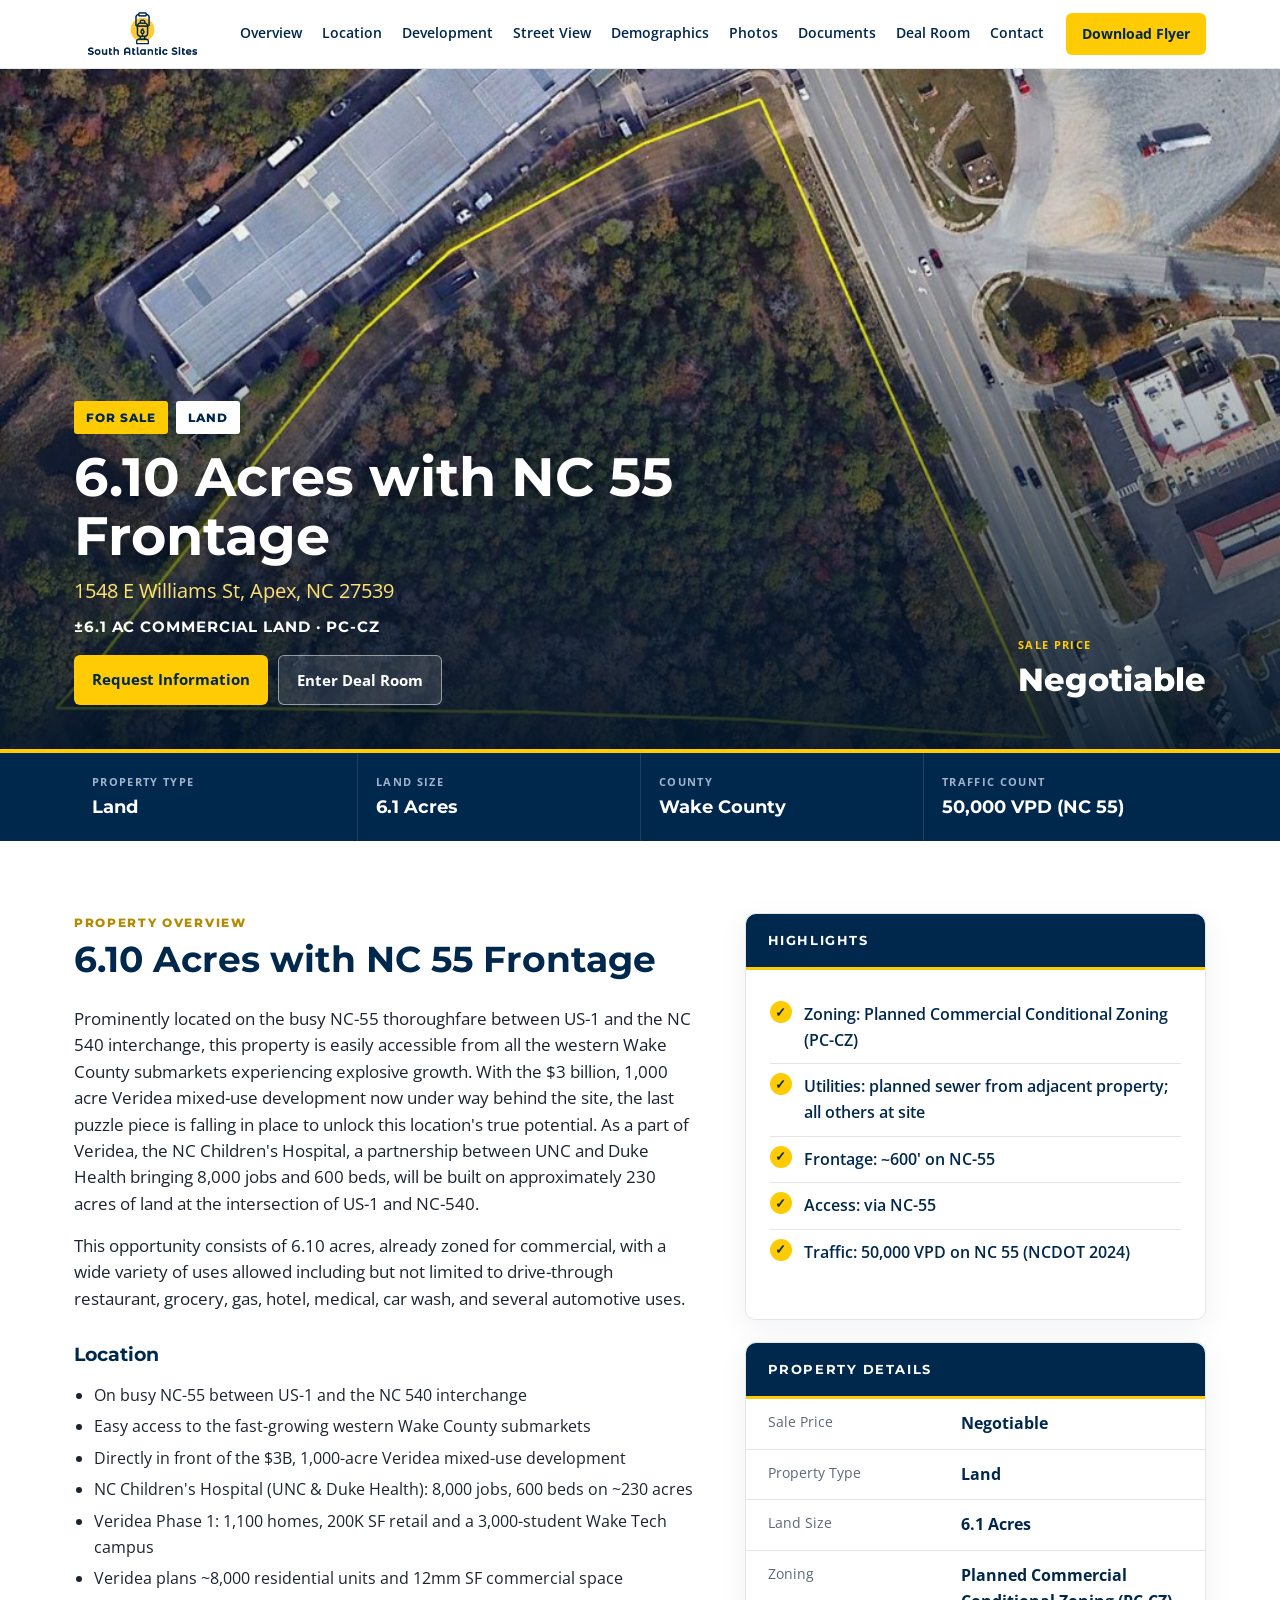
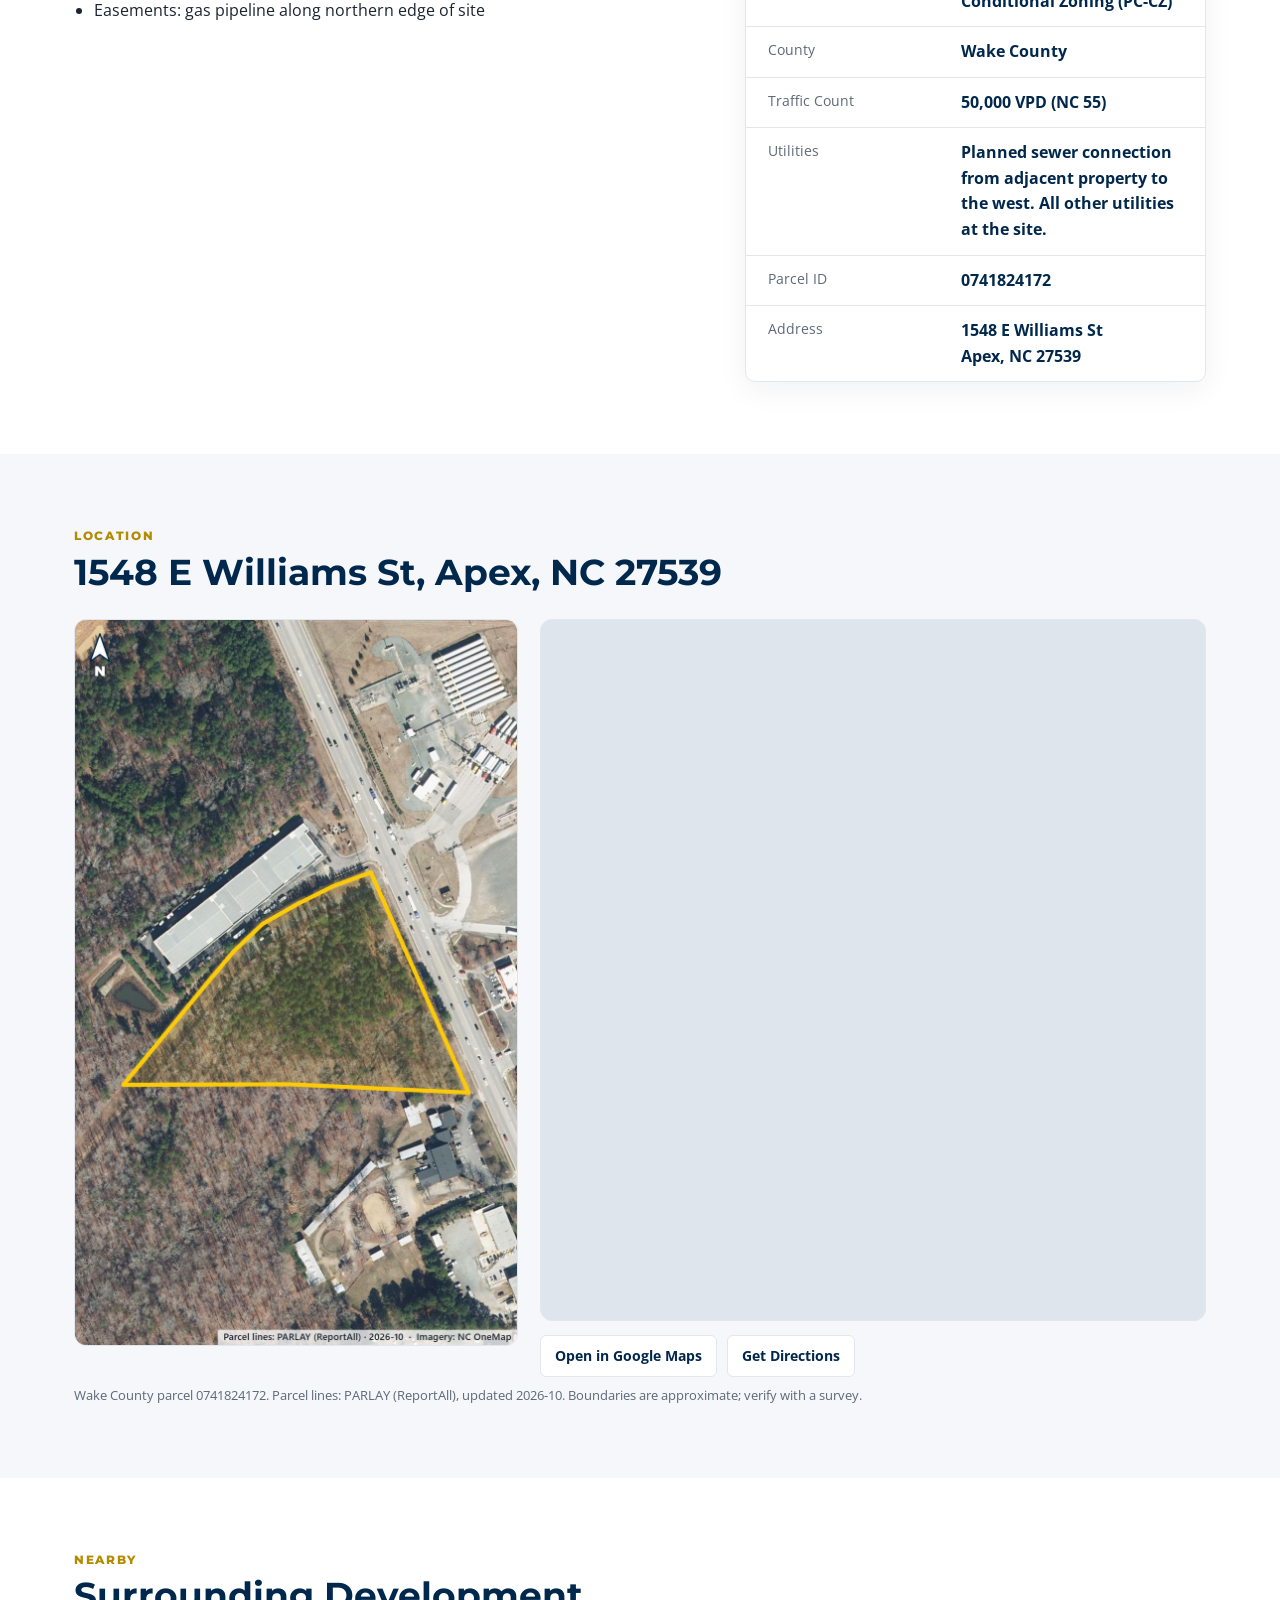
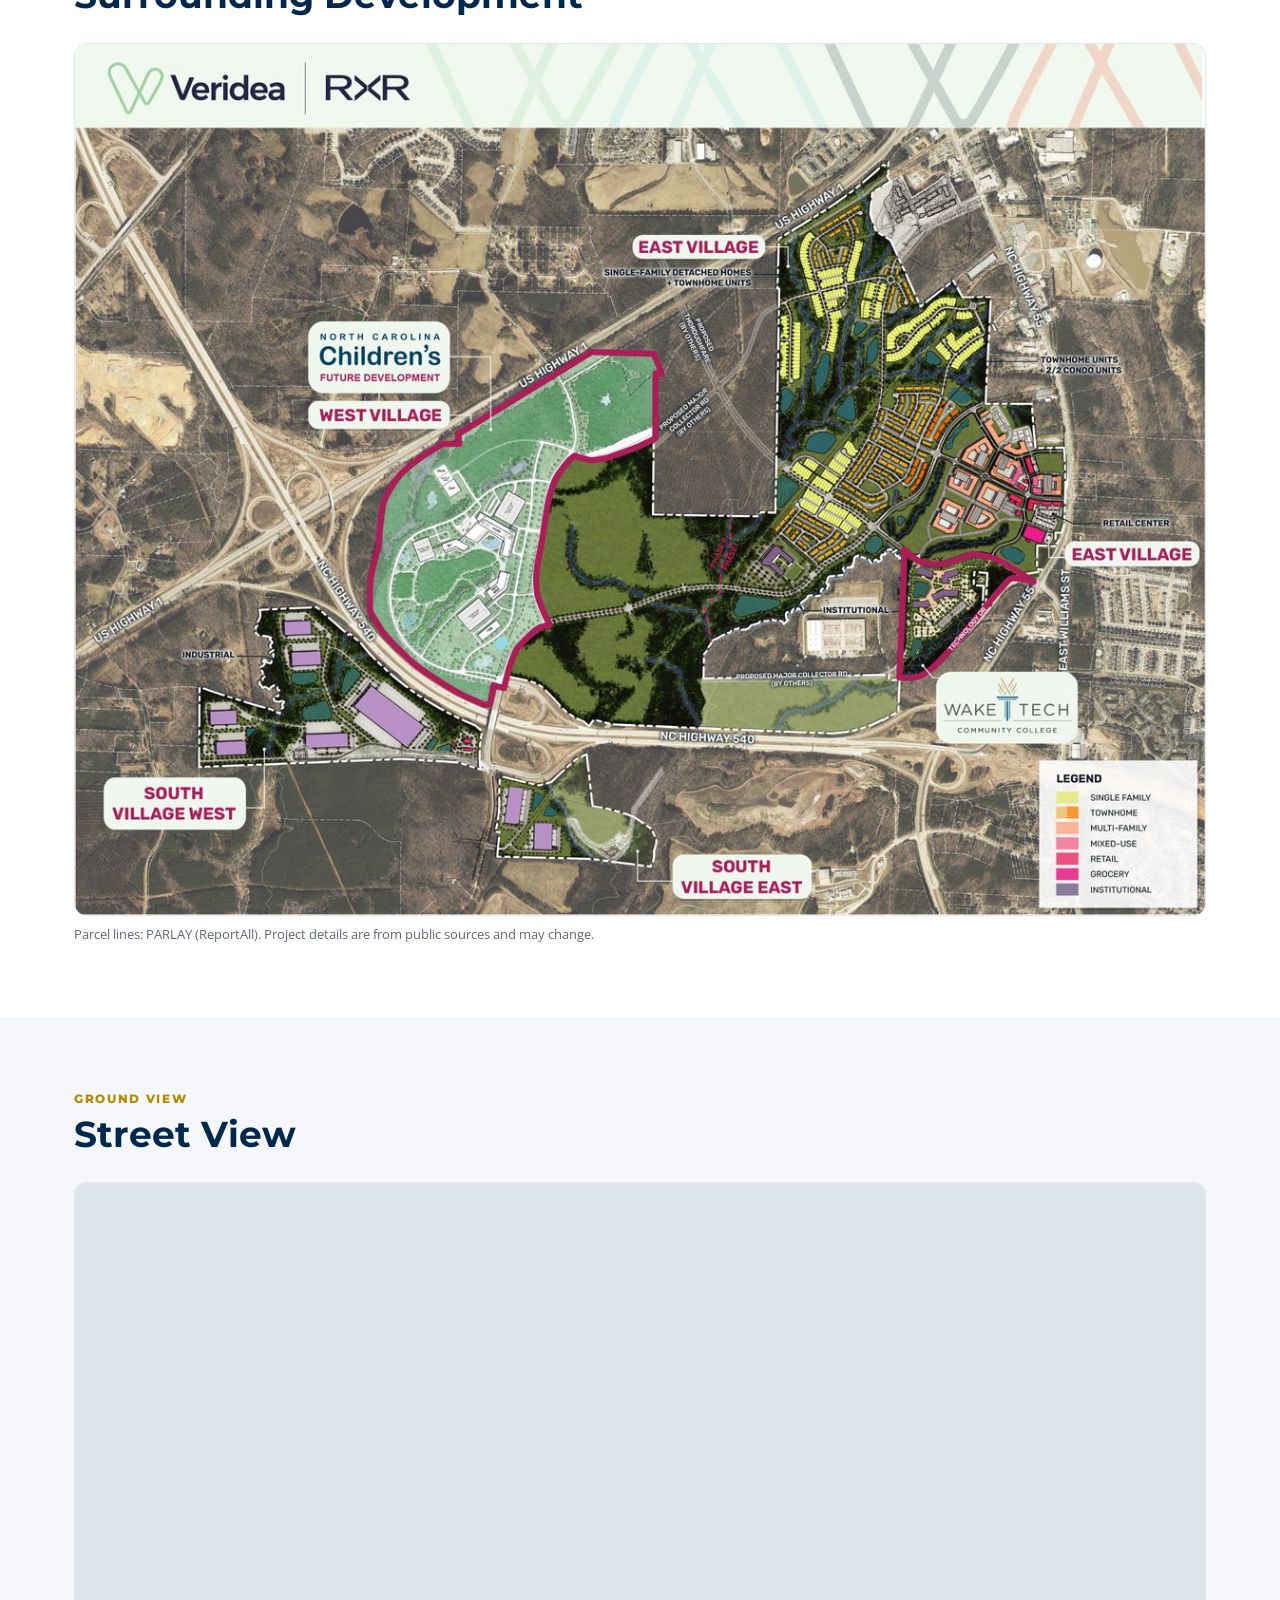
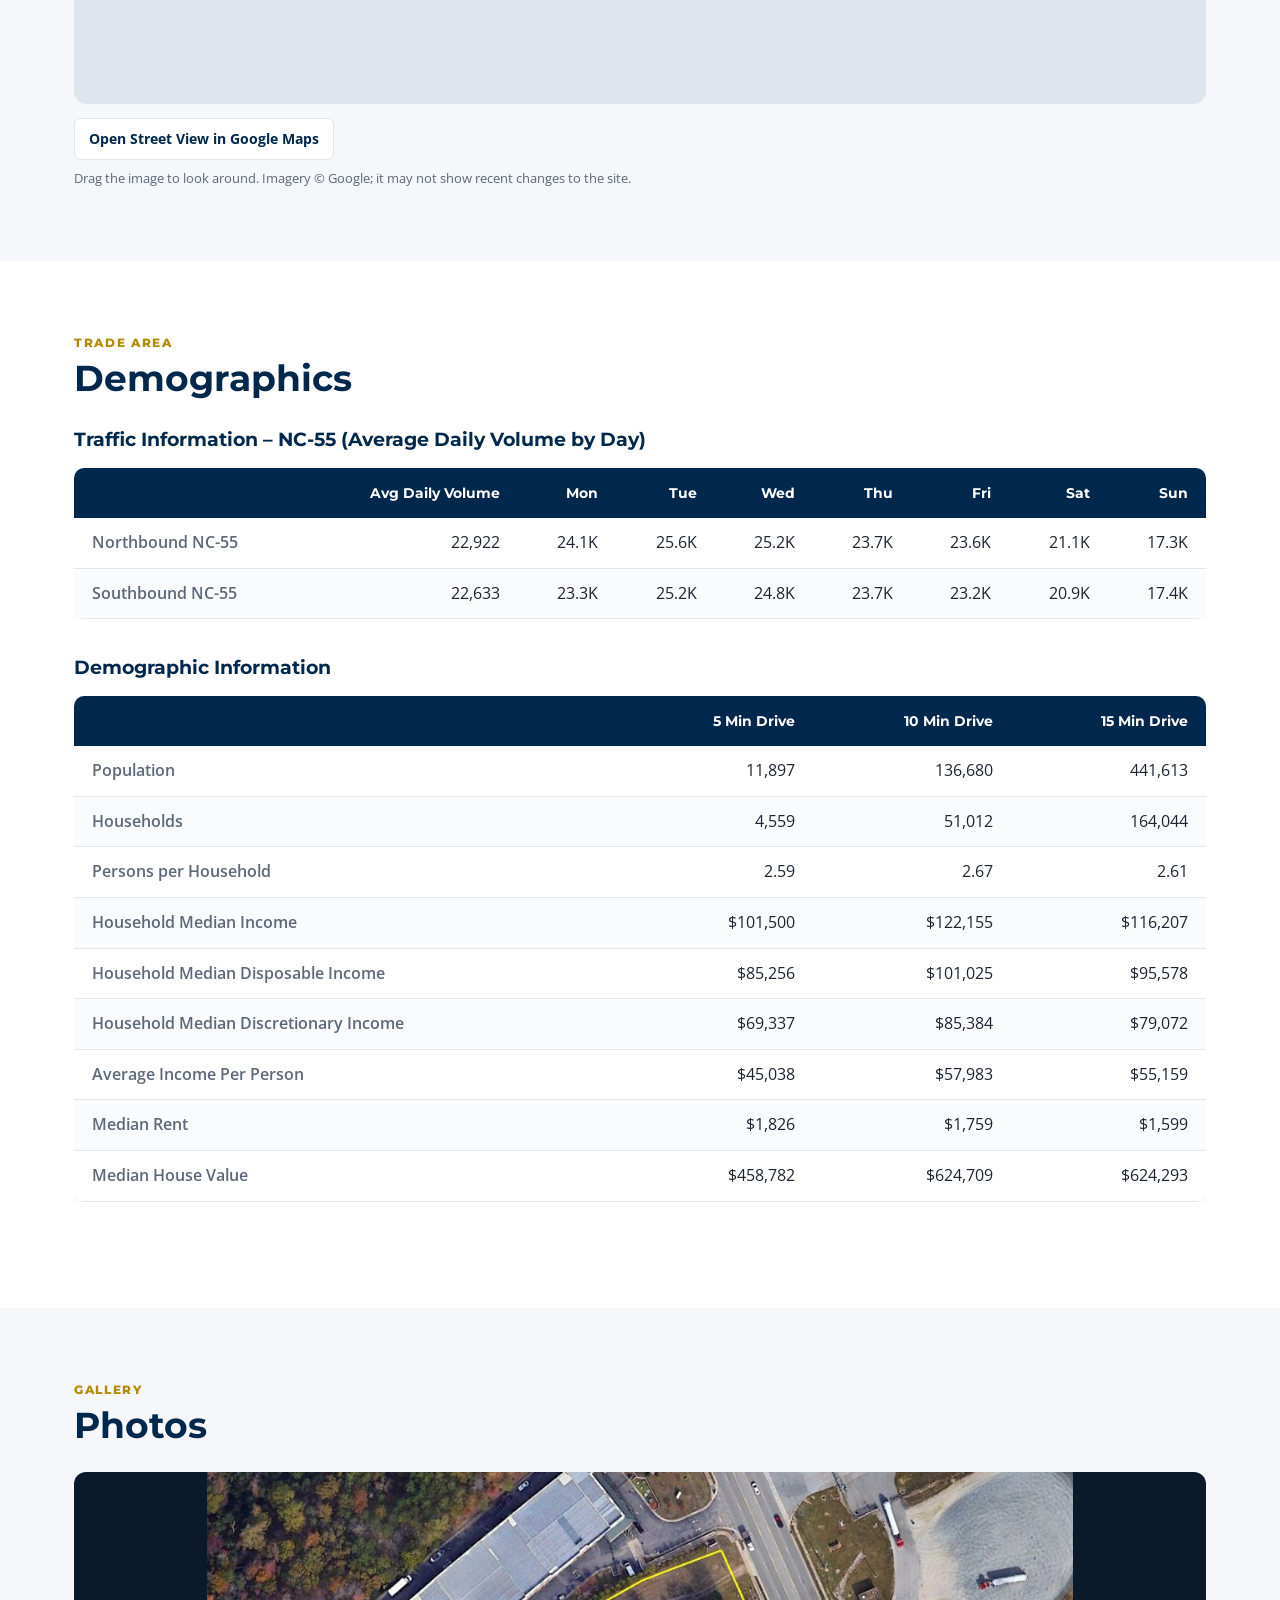
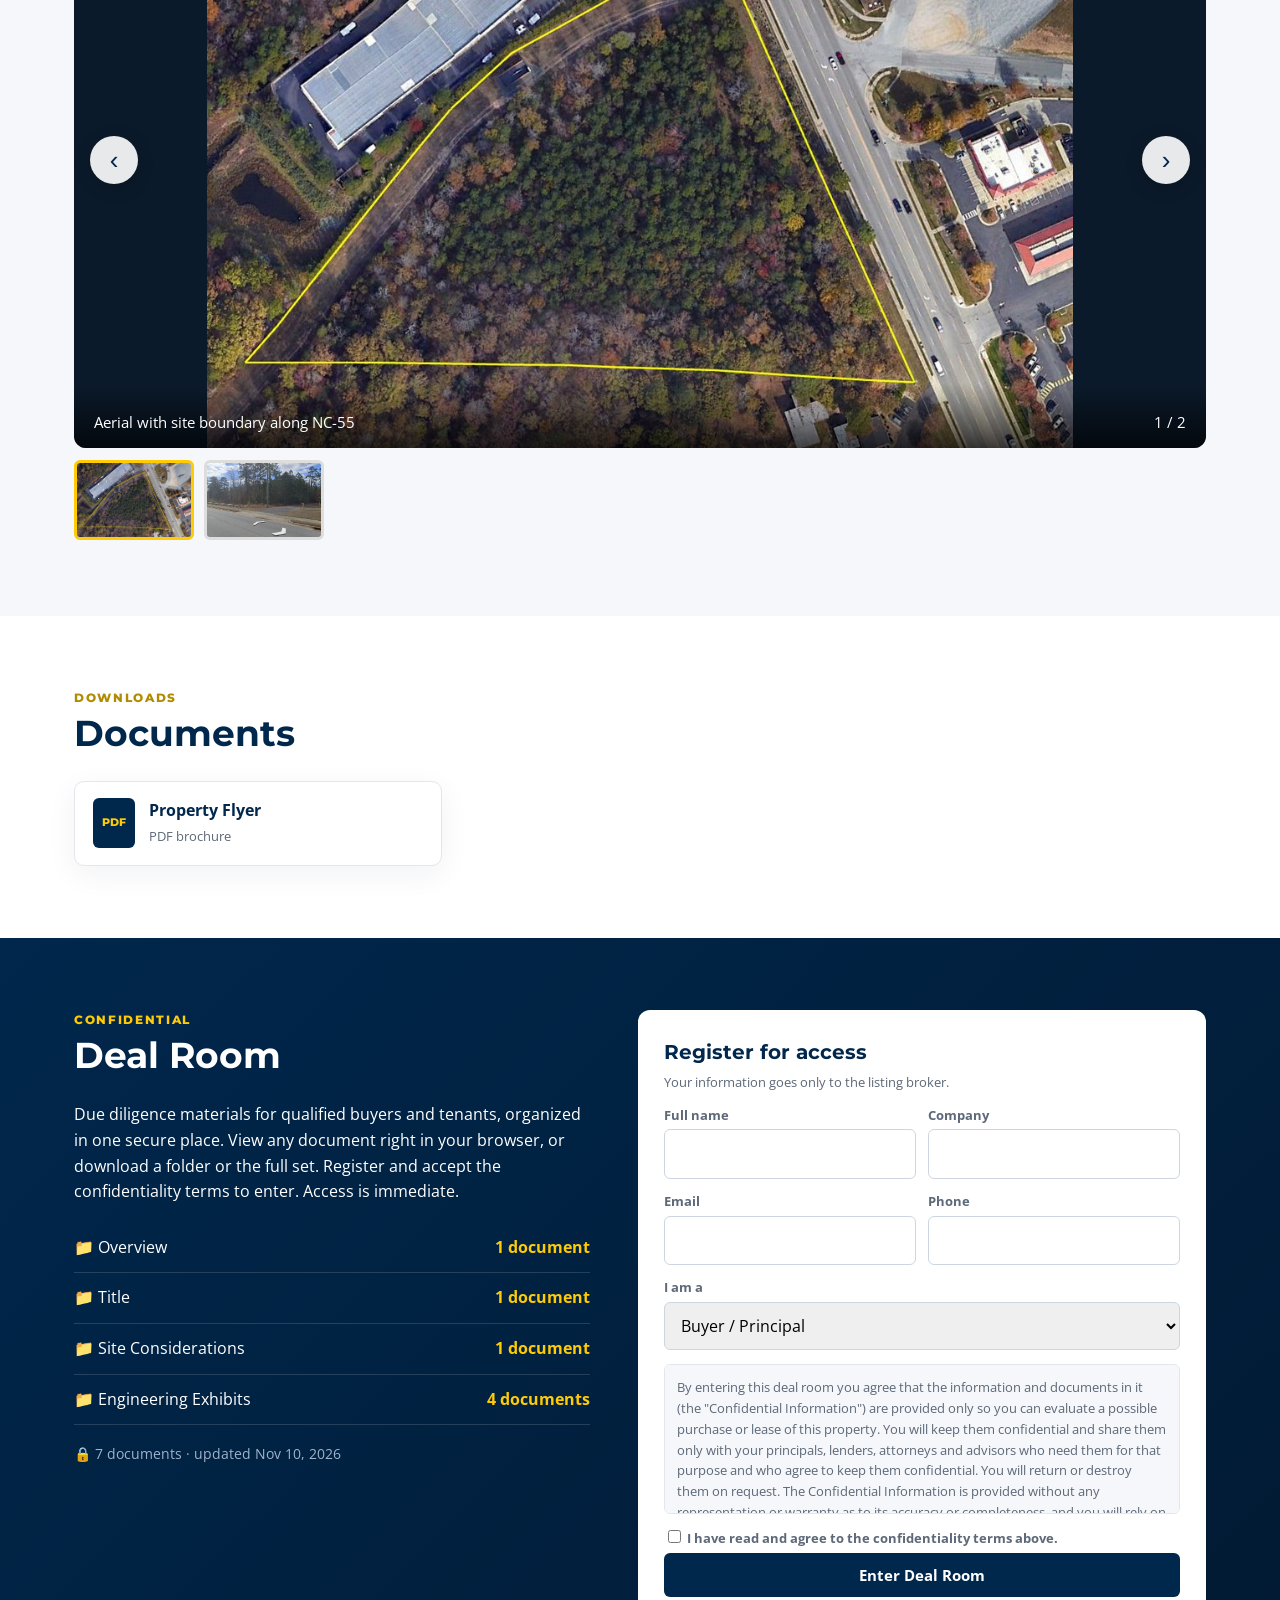
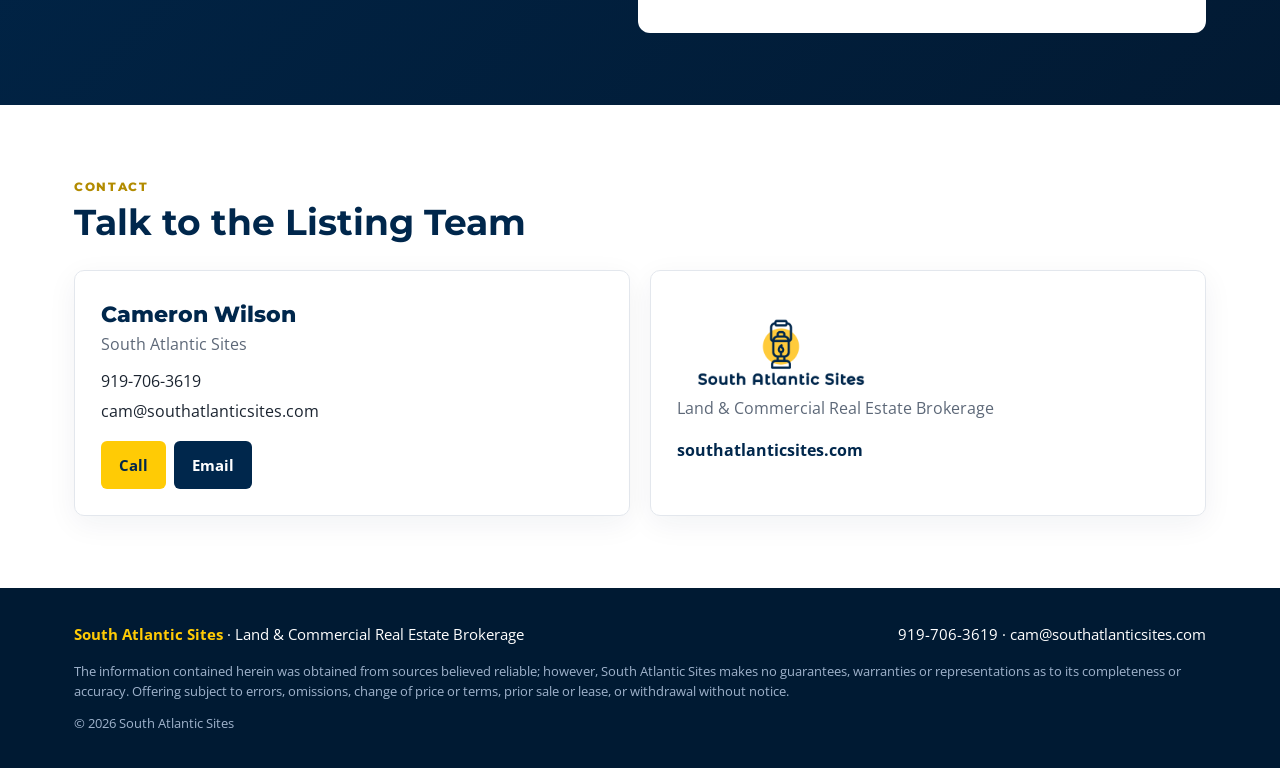
<file: listings/1548-e-williams-st-apex/index.html>
<!doctype html>
<html lang="en">
<head>
<meta charset="utf-8">
<meta name="viewport" content="width=device-width, initial-scale=1">
<title>6.10 Acres with NC 55 Frontage | For Sale | South Atlantic Sites</title>
<meta name="description" content="For Sale · Land · 6.10 Acres with NC 55 Frontage · 1548 E Williams St, Apex, NC 27539">

<meta name="sas-build" content="20261110171825-580p">
<meta property="og:title" content="6.10 Acres with NC 55 Frontage">
<meta property="og:description" content="For Sale · Land · 1548 E Williams St, Apex, NC 27539">
<meta property="og:image" content="https://www.southatlanticsites.com/listings/1548-e-williams-st-apex/img/photo-1.jpg">
<link rel="preconnect" href="https://fonts.googleapis.com">
<link href="https://fonts.googleapis.com/css2?family=Montserrat:wght@600;700;800&family=Open+Sans:wght@400;600;700&display=swap" rel="stylesheet">
<style>

  :root { --navy:#00274C; --navy2:#0a3a6b; --gold:#FFCB05; --ink:#1b2430; --muted:#5d6878; --line:#e3e7ed; --bg:#f5f7fa; }
  * { box-sizing:border-box; }
  html { scroll-behavior:smooth; }
  body { margin:0; font-family:"Open Sans", "Segoe UI", Helvetica, Arial, sans-serif; color:var(--ink); background:#fff; line-height:1.6; }
  h1, h2, h3, .mont { font-family:Montserrat, "Segoe UI", Helvetica, Arial, sans-serif; }
  a { color:inherit; }
  img { max-width:100%; }
  .wrap { max-width:1180px; margin:0 auto; padding:0 24px; }
  section { scroll-margin-top:76px; }

  /* Top bar */
  .top { position:sticky; top:0; z-index:20; background:rgba(255,255,255,.97); border-bottom:1px solid var(--line); backdrop-filter:blur(6px); }
  .top .wrap { display:flex; align-items:center; gap:22px; height:68px; }
  .top img { height:46px; display:block; }
  .top nav { display:flex; gap:20px; margin-left:auto; overflow-x:auto; scrollbar-width:none; }
  .top nav a { text-decoration:none; font-weight:600; font-size:14px; color:var(--navy); white-space:nowrap; padding:6px 0; border-bottom:2px solid transparent; }
  .top nav a:hover { border-bottom-color:var(--gold); }
  .top .cta { background:var(--gold); color:var(--navy); font-weight:700; text-decoration:none; padding:10px 16px; border-radius:6px; font-size:14px; white-space:nowrap; }

  /* Hero */
  .hero { position:relative; min-height:min(76vh, 680px); display:flex; align-items:flex-end; color:#fff; background:var(--navy) center/cover no-repeat; }
  .hero::before { content:""; position:absolute; inset:0; background:linear-gradient(180deg, rgba(0,20,40,.05) 30%, rgba(0,20,40,.88) 100%); }
  .hero.nophoto { min-height:340px; background:linear-gradient(135deg, var(--navy), var(--navy2)); }
  .hero.nophoto::before { background:none; }
  .hero .wrap { position:relative; width:100%; padding-top:48px; padding-bottom:44px; display:flex; flex-wrap:wrap; gap:24px 40px; align-items:flex-end; justify-content:space-between; }
  .pills { display:flex; gap:8px; flex-wrap:wrap; margin-bottom:14px; }
  .pill { display:inline-block; background:var(--gold); color:var(--navy); font-family:Montserrat, sans-serif; font-weight:800; letter-spacing:.08em; text-transform:uppercase; font-size:12px; padding:7px 12px; border-radius:3px; }
  .pill.alert { background:#c62828; color:#fff; }
  .hero h1 { margin:0; font-size:clamp(30px, 5vw, 54px); line-height:1.08; max-width:820px; text-shadow:0 2px 18px rgba(0,0,0,.35); }
  .hero .sub { font-size:clamp(16px, 2vw, 20px); margin-top:10px; color:#ffe27a; }
  .prices { display:flex; gap:28px; flex-wrap:wrap; }
  .price .k { font-size:11px; letter-spacing:.12em; text-transform:uppercase; color:var(--gold); font-weight:700; }
  .price .v { font-family:Montserrat, sans-serif; font-size:clamp(22px, 3vw, 32px); font-weight:800; }
  .hero .btns { display:flex; gap:10px; margin-top:16px; flex-wrap:wrap; }
  .btn { display:inline-block; text-decoration:none; font-weight:700; padding:12px 18px; border-radius:6px; font-size:15px; border:0; cursor:pointer; font-family:inherit; }
  .btn.gold { background:var(--gold); color:var(--navy); }
  .btn.ghost { background:rgba(255,255,255,.12); color:#fff; border:1px solid rgba(255,255,255,.5); }
  .btn.navy { background:var(--navy); color:#fff; }
  .banner { background:#c62828; color:#fff; text-align:center; font-weight:700; letter-spacing:.06em; text-transform:uppercase; padding:10px; font-size:14px; }

  /* Spec strip */
  .specs { background:var(--navy); color:#fff; border-top:4px solid var(--gold); }
  .specs .wrap { display:grid; grid-template-columns:repeat(auto-fit, minmax(150px, 1fr)); }
  .spec { padding:20px 18px; border-left:1px solid rgba(255,255,255,.12); }
  .spec:first-child { border-left:0; }
  .spec .k { font-size:11px; letter-spacing:.12em; text-transform:uppercase; color:#9fb3cc; font-weight:700; }
  .spec .v { font-family:Montserrat, sans-serif; font-weight:700; font-size:18px; margin-top:2px; }

  /* Sections */
  .sec { padding:72px 0; }
  .sec.alt { background:var(--bg); }
  .eyebrow { font-family:Montserrat, sans-serif; color:#b28b00; font-weight:800; letter-spacing:.14em; text-transform:uppercase; font-size:12px; }
  h2 { font-size:clamp(26px, 3.2vw, 36px); color:var(--navy); margin:6px 0 26px; line-height:1.15; }
  .grid2 { display:grid; grid-template-columns: 1.35fr 1fr; gap:48px; align-items:start; }
  .desc p { margin:0 0 16px; font-size:16.5px; }
  .card { background:#fff; border:1px solid var(--line); border-radius:10px; box-shadow:0 8px 30px rgba(0,39,76,.06); }
  .hl { list-style:none; padding:22px 24px; margin:0 0 22px; }
  .hl li { position:relative; padding:10px 0 10px 34px; border-bottom:1px solid var(--line); font-weight:600; color:var(--navy); }
  .hl li:last-child { border-bottom:0; }
  .hl li::before { content:"✓"; position:absolute; left:0; top:9px; width:22px; height:22px; border-radius:50%; background:var(--gold); color:var(--navy); font-size:13px; font-weight:800; display:flex; align-items:center; justify-content:center; }
  table.facts { width:100%; border-collapse:collapse; }
  table.facts td { padding:12px 22px; border-bottom:1px solid var(--line); vertical-align:top; }
  table.facts tr:last-child td { border-bottom:0; }
  table.facts td.k { color:var(--muted); font-size:14px; width:42%; }
  table.facts td.v { font-weight:700; color:var(--navy); }
  .card h3 { margin:0; padding:16px 22px; font-size:13px; letter-spacing:.12em; text-transform:uppercase; color:#fff; background:var(--navy); border-radius:10px 10px 0 0; border-bottom:3px solid var(--gold); }

  .suites { display:grid; grid-template-columns:repeat(auto-fit, minmax(240px, 1fr)); gap:20px; }
  .suite { padding:22px; border-top:4px solid var(--gold); }
  .suite .n { font-family:Montserrat, sans-serif; font-weight:800; color:var(--navy); font-size:20px; }
  .suite .sz { font-size:28px; font-weight:800; font-family:Montserrat, sans-serif; margin:6px 0 2px; }
  .suite .rt { color:#b28b00; font-weight:700; }
  .suite p { color:var(--muted); margin:10px 0 0; font-size:14.5px; }

  .mapbox { position:relative; border-radius:12px; overflow:hidden; border:1px solid var(--line); background:#dfe5ec; }
  .mapbox iframe { display:block; width:100%; height:min(62vh, 520px); border:0; }
  .maplinks { display:flex; gap:10px; flex-wrap:wrap; margin-top:14px; }
  .maplinks a { text-decoration:none; font-weight:700; font-size:14px; color:var(--navy); border:1px solid var(--line); background:#fff; padding:9px 14px; border-radius:6px; }
  .maplinks a:hover { border-color:var(--navy); }
  .note { color:var(--muted); font-size:13px; margin-top:8px; }
  .hero .tag { font-family:Montserrat, sans-serif; font-weight:700; text-transform:uppercase; letter-spacing:.06em; margin-top:8px; font-size:15px; }
  .lp { margin:0; padding-left:20px; } .lp li { margin:6px 0; }
  .locgrid { display:grid; grid-template-columns:minmax(0, .8fr) minmax(0, 1.2fr); gap:22px; align-items:start; }
  .mapimg { display:block; border-radius:12px; overflow:hidden; border:1px solid var(--line); background:#dfe5ec; }
  .mapimg img { display:block; width:100%; height:auto; }
  .locgrid .mapbox iframe { height:min(78vh, 700px); }

  .dtable { width:100%; border-collapse:collapse; background:#fff; border-radius:10px; overflow:hidden; box-shadow:0 8px 30px rgba(0,39,76,.06); }
  .dtable th { background:var(--navy); color:#fff; text-align:right; padding:14px 18px; font-family:Montserrat, sans-serif; font-size:14px; }
  .dtable th:first-child { text-align:left; }
  .dtable td { padding:12px 18px; border-bottom:1px solid var(--line); text-align:right; font-variant-numeric:tabular-nums; }
  .dtable td:first-child { text-align:left; color:var(--muted); font-weight:600; }
  .dtable tr:nth-child(even) td { background:#fafbfd; }
  .tblwrap { overflow-x:auto; margin-bottom:10px; }
  .tsrc { font-size:12.5px; color:var(--muted); margin:0 0 34px; }
  h3.tt { color:var(--navy); margin:0 0 12px; font-size:19px; }

  .viewer { position:relative; border-radius:12px; overflow:hidden; background:#0b1a2b; }
  .viewer img { display:block; width:100%; height:min(64vh, 580px); object-fit:contain; background:#0b1a2b; cursor:zoom-in; }
  .viewer .arrow { position:absolute; top:50%; transform:translateY(-50%); width:48px; height:48px; border-radius:50%; border:0; background:rgba(255,255,255,.9); color:var(--navy); font-size:26px; cursor:pointer; box-shadow:0 4px 16px rgba(0,0,0,.25); }
  .viewer .prev { left:16px; } .viewer .next { right:16px; }
  .viewer .cap { position:absolute; left:0; right:0; bottom:0; padding:28px 20px 14px; color:#fff; background:linear-gradient(transparent, rgba(0,0,0,.7)); display:flex; justify-content:space-between; gap:16px; font-size:14.5px; }
  .thumbs { display:flex; gap:10px; overflow-x:auto; padding:12px 0 4px; }
  .thumbs button { flex:none; width:120px; height:80px; padding:0; border:3px solid transparent; border-radius:6px; overflow:hidden; cursor:pointer; background:#ddd; }
  .thumbs button.on { border-color:var(--gold); }
  .thumbs img { width:100%; height:100%; object-fit:cover; display:block; }
  .lb { position:fixed; inset:0; z-index:50; background:rgba(0,10,20,.95); display:none; align-items:center; justify-content:center; }
  .lb.open { display:flex; }
  .lb img { max-width:94vw; max-height:90vh; }
  .lb button { position:absolute; top:12px; right:16px; background:none; border:0; color:#fff; font-size:40px; cursor:pointer; }

  .docs { display:grid; grid-template-columns:repeat(auto-fill, minmax(280px, 1fr)); gap:14px; }
  .doc { display:flex; gap:14px; align-items:center; padding:16px 18px; text-decoration:none; }
  .doc .ic { flex:none; width:42px; height:50px; border-radius:6px; background:var(--navy); color:var(--gold); font-weight:800; font-size:11px; display:flex; align-items:center; justify-content:center; font-family:Montserrat, sans-serif; }
  .doc .n { font-weight:700; color:var(--navy); word-break:break-word; }
  .doc .s { font-size:12.5px; color:var(--muted); }
  .doc:hover { border-color:var(--navy); }

  .room { background:linear-gradient(135deg, var(--navy), #021a33); color:#fff; }
  .room h2 { color:#fff; }
  .room .grid2 { grid-template-columns:1fr 1.1fr; }
  .room .inside { list-style:none; padding:0; margin:18px 0 0; }
  .room .inside li { display:flex; justify-content:space-between; padding:12px 0; border-bottom:1px solid rgba(255,255,255,.14); }
  .room .inside b { color:var(--gold); }
  .rbox { background:#fff; color:var(--ink); border-radius:12px; padding:26px; }
  .rbox h3 { margin:0 0 4px; color:var(--navy); font-size:20px; }
  .rbox label { display:block; font-size:13px; font-weight:700; color:var(--muted); margin:12px 0 4px; }
  .rbox input, .rbox select { width:100%; padding:11px 12px; border:1px solid #cdd5df; border-radius:6px; font:inherit; }
  .rbox .row { display:grid; grid-template-columns:1fr 1fr; gap:12px; }
  .terms { max-height:150px; overflow:auto; font-size:13px; color:var(--muted); background:var(--bg); border:1px solid var(--line); border-radius:6px; padding:12px; margin-top:14px; white-space:pre-wrap; }
  .agree { display:flex; gap:10px; align-items:flex-start; margin:12px 0 16px; font-size:14px; }
  .agree input { width:auto; margin-top:4px; }
  .rmsg { margin-top:10px; font-size:14px; color:#c62828; }
  .rtabs { display:flex; flex-wrap:wrap; gap:8px; margin-bottom:14px; }
  .rtabs button { border:1px solid var(--line); background:#fff; padding:8px 12px; border-radius:20px; cursor:pointer; font-weight:600; color:var(--navy); font-family:inherit; }
  .rtabs button.on { background:var(--navy); color:#fff; border-color:var(--navy); }
  .rlist a { display:flex; justify-content:space-between; gap:12px; padding:12px 4px; border-bottom:1px solid var(--line); text-decoration:none; color:var(--navy); font-weight:600; }
  .rlist a span { color:var(--muted); font-weight:400; font-size:13px; white-space:nowrap; }
  .rlist a:hover { background:var(--bg); }

  .brokers { display:grid; grid-template-columns:repeat(auto-fit, minmax(260px, 1fr)); gap:20px; }
  .broker { padding:26px; }
  .broker .nm { font-family:Montserrat, sans-serif; font-weight:800; font-size:22px; color:var(--navy); }
  .broker .co { color:var(--muted); margin-bottom:12px; }
  .broker a.l { display:block; text-decoration:none; margin:4px 0; }
  .broker a.l:hover { text-decoration:underline; }
  .broker .b2 { display:flex; gap:8px; margin-top:16px; }
  footer { background:#001a33; color:#9fb3cc; font-size:12.5px; }
  footer .wrap { padding-top:34px; padding-bottom:34px; }
  footer .f1 { display:flex; flex-wrap:wrap; justify-content:space-between; gap:12px; color:#fff; font-size:15px; margin-bottom:16px; }
  footer .f1 b { color:var(--gold); }
  footer a { text-decoration:none; }

  @media (max-width:900px) {
    .top nav { display:none; }
    .grid2, .room .grid2, .locgrid { grid-template-columns:1fr; gap:30px; }
    .sec { padding:52px 0; }
    .rbox .row { grid-template-columns:1fr; }
    .top img { height:38px; }
    .viewer img { height:auto; max-height:70vh; }
    .viewer .arrow { width:40px; height:40px; font-size:22px; }
  }
  [hidden] { display:none !important; }
  /* Deal room (after registering) */
  .room-meta { margin-top:18px; color:#9fb3cc; font-size:14px; }
  .room-app { scroll-margin-top:84px; background:#fff; color:var(--ink); border-radius:14px; overflow:hidden; box-shadow:0 20px 60px rgba(0,0,0,.35); }
  .ra-head { display:flex; flex-wrap:wrap; gap:16px 24px; align-items:center; justify-content:space-between; padding:22px 26px; background:linear-gradient(135deg, #00274C, #0a3a6b); color:#fff; border-bottom:4px solid var(--gold); }
  .ra-k { font-family:Montserrat, sans-serif; font-weight:800; letter-spacing:.12em; text-transform:uppercase; font-size:11px; color:var(--gold); }
  .ra-t { font-family:Montserrat, sans-serif; font-weight:800; font-size:24px; line-height:1.2; margin:4px 0; }
  .ra-s { color:#c9d4e2; font-size:13.5px; }
  .ra-s a { color:#c9d4e2; }
  .ra-tools { display:flex; gap:10px; flex-wrap:wrap; }
  .ra-tools input { padding:10px 14px; border-radius:8px; border:0; font:inherit; min-width:220px; }
  .ra-btn { border:1px solid var(--line); background:#fff; color:var(--navy); font:inherit; font-weight:700; font-size:13.5px; padding:8px 14px; border-radius:7px; cursor:pointer; white-space:nowrap; }
  .ra-btn:hover { border-color:var(--navy); }
  .ra-btn.gold { background:var(--gold); border-color:var(--gold); }
  .ra-btn.ghost { padding:8px 10px; }
  .ra-btn:disabled { opacity:.6; cursor:wait; }
  .ra-welcome { padding:16px 26px; background:#fffbea; border-bottom:1px solid #f3e3a1; color:#4a3b00; font-size:15px; }
  .ra-body { display:grid; grid-template-columns:250px 1fr; min-height:420px; }
  .ra-folders { background:var(--bg); border-right:1px solid var(--line); padding:14px 10px; display:flex; flex-direction:column; gap:2px; }
  .ra-folders button { display:flex; justify-content:space-between; gap:8px; align-items:center; text-align:left; border:0; background:none; padding:10px 12px; border-radius:7px; font:inherit; font-weight:600; color:var(--navy); cursor:pointer; }
  .ra-folders button:hover { background:#e9eef4; }
  .ra-folders button.on { background:var(--navy); color:#fff; }
  .ra-folders button b { font-size:12px; background:rgba(0,39,76,.08); border-radius:10px; padding:1px 8px; }
  .ra-folders button.on b { background:var(--gold); color:var(--navy); }
  .ra-contact { margin-top:auto; padding:16px 12px 4px; border-top:1px solid var(--line); font-size:13.5px; display:flex; flex-direction:column; gap:2px; }
  .ra-contact a { color:var(--navy); text-decoration:none; }
  .ra-k2 { font-size:11px; font-weight:700; text-transform:uppercase; letter-spacing:.08em; color:var(--muted); margin-bottom:4px; }
  .ra-list { padding:8px 22px 22px; }
  .ra-group { margin-top:14px; }
  .ra-gh { display:flex; justify-content:space-between; align-items:center; padding:8px 0; border-bottom:2px solid var(--gold); margin-bottom:4px; font-family:Montserrat, sans-serif; font-weight:800; color:var(--navy); }
  .ra-gh i { font-style:normal; font-family:"Open Sans", sans-serif; font-weight:600; font-size:12px; color:var(--muted); margin-left:6px; }
  .ra-link { border:0; background:none; color:#b28b00; font:inherit; font-weight:700; font-size:13px; cursor:pointer; }
  .ra-doc { display:grid; grid-template-columns:46px 1fr auto auto; gap:14px; align-items:center; padding:12px 6px; border-bottom:1px solid var(--line); }
  .ra-doc:hover { background:#fafbfd; }
  .ra-ic { display:flex; align-items:center; justify-content:center; width:46px; height:54px; border-radius:6px; background:#5d6878; color:#fff; font-family:Montserrat, sans-serif; font-weight:800; font-size:11px; }
  .ra-ic.pdf { background:#c62828; } .ra-ic.img { background:#2e7d32; } .ra-ic.big { width:70px; height:84px; font-size:15px; margin:0 auto 10px; }
  .ra-name { border:0; background:none; text-align:left; font:inherit; color:var(--navy); cursor:pointer; padding:0; min-width:0; }
  .ra-name b { font-size:15.5px; }
  .ra-name:hover b { text-decoration:underline; }
  .ra-desc { display:block; color:var(--muted); font-size:13.5px; margin-top:2px; }
  .ra-badge { display:inline-block; margin-left:8px; font-size:10.5px; font-weight:800; letter-spacing:.06em; text-transform:uppercase; padding:2px 7px; border-radius:4px; vertical-align:2px; }
  .ra-badge.new { background:var(--gold); color:var(--navy); } .ra-badge.upd { background:#e3f0ff; color:#0a3a6b; }
  .ra-info { color:var(--muted); font-size:12.5px; text-align:right; white-space:nowrap; }
  .ra-acts { display:flex; gap:6px; }
  .ra-empty { padding:40px; text-align:center; color:var(--muted); }
  .rv { position:fixed; inset:0; z-index:80; background:rgba(0,12,24,.92); display:none; flex-direction:column; }
  .rv.open { display:flex; }
  .rv-bar { display:flex; align-items:center; gap:10px; padding:12px 18px; background:#00274C; color:#fff; border-bottom:3px solid var(--gold); }
  .rv-t { flex:1; min-width:0; } .rv-t b { display:block; font-family:Montserrat, sans-serif; font-size:16px; white-space:nowrap; overflow:hidden; text-overflow:ellipsis; }
  .rv-t span { color:#c9d4e2; font-size:13px; white-space:nowrap; overflow:hidden; text-overflow:ellipsis; display:block; }
  .rv-n { color:#c9d4e2; font-size:13px; white-space:nowrap; }
  .rv-b { border:0; background:rgba(255,255,255,.12); color:#fff; font:inherit; font-weight:700; font-size:16px; min-width:40px; height:38px; border-radius:7px; cursor:pointer; }
  .rv-b:disabled { opacity:.3; cursor:default; } .rv-b.dl { background:var(--gold); color:var(--navy); font-size:14px; padding:0 14px; }
  .rv-body { flex:1; min-height:0; display:flex; align-items:center; justify-content:center; padding:14px; }
  .rv-body iframe { width:100%; height:100%; border:0; background:#fff; border-radius:6px; }
  .rv-body img { max-width:100%; max-height:100%; border-radius:6px; }
  .rv-none { background:#fff; color:var(--ink); border-radius:12px; padding:34px 40px; text-align:center; }
  body.room-only > :not(section#dealroom):not(script):not(style):not(.rv) { display:none !important; }
  body.room-only section#dealroom { padding:20px 0; min-height:100vh; }
  @media (max-width:900px) {
    .ra-body { grid-template-columns:1fr; }
    .ra-folders { flex-direction:row; overflow-x:auto; border-right:0; border-bottom:1px solid var(--line); }
    .ra-folders button { white-space:nowrap; }
    .ra-contact { display:none; }
    .ra-doc { grid-template-columns:40px 1fr auto; }
    .ra-info { display:none; }
    .ra-list { padding:4px 12px 16px; }
    .ra-tools input { min-width:0; flex:1; }
  }
  @media print { .top, .lb, .viewer .arrow, .rbox { display:none !important; } }
</style>
</head>
<body>

<header class="top">
  <div class="wrap">
    <a href="https://southatlanticsites.com" target="_blank" rel="noopener"><img src="img/logo.png" alt="South Atlantic Sites"></a>
    <nav><a href="#overview">Overview</a><a href="#location">Location</a><a href="#development">Development</a><a href="#street">Street View</a><a href="#demographics">Demographics</a><a href="#photos">Photos</a><a href="#documents">Documents</a><a href="#dealroom">Deal Room</a><a href="#contact">Contact</a></nav>
    <a class="cta" href="1548-e-williams-st-apex-flyer.pdf" target="_blank" rel="noopener">Download Flyer</a>
  </div>
</header>



<div class="hero" style="background-image:url('img/photo-1.jpg')">
  <div class="wrap">
    <div>
      <div class="pills"><span class="pill">For Sale</span><span class="pill" style="background:#fff">Land</span></div>
      <h1>6.10 Acres with NC 55 Frontage</h1>
      <div class="sub">1548 E Williams St, Apex, NC 27539</div>
      <div class="tag">±6.1 AC Commercial Land · PC-CZ</div>
      <div class="btns">
        <a class="btn gold" href="#contact">Request Information</a>
        <a class="btn ghost" href="#dealroom">Enter Deal Room</a>
      </div>
    </div>
    <div class="prices"><div class="price"><div class="k">Sale Price</div><div class="v">Negotiable</div></div></div>
  </div>
</div>

<div class="specs"><div class="wrap"><div class="spec"><div class="k">Property Type</div><div class="v">Land</div></div><div class="spec"><div class="k">Land Size</div><div class="v">6.1 Acres</div></div><div class="spec"><div class="k">County</div><div class="v">Wake County</div></div><div class="spec"><div class="k">Traffic Count</div><div class="v">50,000 VPD (NC 55)</div></div></div></div>

<section id="overview" class="sec">
  <div class="wrap grid2">
    <div>
      <div class="eyebrow">Property Overview</div>
      <h2>6.10 Acres with NC 55 Frontage</h2>
      <div class="desc"><p>Prominently located on the busy NC-55 thoroughfare between US-1 and the NC 540 interchange, this property is easily accessible from all the western Wake County submarkets experiencing explosive growth. With the $3 billion, 1,000 acre Veridea mixed-use development now under way behind the site, the last puzzle piece is falling in place to unlock this location&#39;s true potential. As a part of Veridea, the NC Children&#39;s Hospital, a partnership between UNC and Duke Health bringing 8,000 jobs and 600 beds, will be built on approximately 230 acres of land at the intersection of US-1 and NC-540.</p><p>This opportunity consists of 6.10 acres, already zoned for commercial, with a wide variety of uses allowed including but not limited to drive-through restaurant, grocery, gas, hotel, medical, car wash, and several automotive uses.</p></div>
      <h3 class="tt" style="margin-top:28px">Location</h3><ul class="lp"><li>On busy NC-55 between US-1 and the NC 540 interchange</li><li>Easy access to the fast-growing western Wake County submarkets</li><li>Directly in front of the $3B, 1,000-acre Veridea mixed-use development</li><li>NC Children&#39;s Hospital (UNC &amp; Duke Health): 8,000 jobs, 600 beds on ~230 acres</li><li>Veridea Phase 1: 1,100 homes, 200K SF retail and a 3,000-student Wake Tech campus</li><li>Veridea plans ~8,000 residential units and 12mm SF commercial space</li><li>Easements: gas pipeline along northern edge of site</li></ul>
    </div>
    <div>
      <div class="card"><h3>Highlights</h3><ul class="hl"><li>Zoning: Planned Commercial Conditional Zoning (PC-CZ)</li><li>Utilities: planned sewer from adjacent property; all others at site</li><li>Frontage: ~600&#39; on NC-55</li><li>Access: via NC-55</li><li>Traffic: 50,000 VPD on NC 55 (NCDOT 2024)</li></ul></div><div style="height:22px"></div>
      <div class="card"><h3>Property Details</h3><table class="facts"><tr><td class="k">Sale Price</td><td class="v">Negotiable</td></tr><tr><td class="k">Property Type</td><td class="v">Land</td></tr><tr><td class="k">Land Size</td><td class="v">6.1 Acres</td></tr><tr><td class="k">Zoning</td><td class="v">Planned Commercial Conditional Zoning (PC-CZ)</td></tr><tr><td class="k">County</td><td class="v">Wake County</td></tr><tr><td class="k">Traffic Count</td><td class="v">50,000 VPD (NC 55)</td></tr><tr><td class="k">Utilities</td><td class="v">Planned sewer connection from adjacent property to the west. All other utilities at the site.</td></tr><tr><td class="k">Parcel ID</td><td class="v">0741824172</td></tr>
      <tr><td class="k">Address</td><td class="v">1548 E Williams St<br>Apex, NC 27539</td></tr></table></div>
    </div>
  </div>
</section>
<section id="location" class="sec alt"><div class="wrap">
  <div class="eyebrow">Location</div><h2>1548 E Williams St, Apex, NC 27539</h2>
  <div class="locgrid">
    <a class="mapimg" href="img/map-site.jpg" target="_blank" rel="noopener"><img src="img/map-site.jpg" alt="Aerial of the property with its parcel lines"></a>
    <div><div class="mapbox"><iframe src="https://maps.google.com/maps?q=35.706827%2C-78.837272&amp;t=k&amp;z=17&amp;ie=UTF8&amp;output=embed" title="Satellite map of the property" loading="lazy" referrerpolicy="no-referrer-when-downgrade" allowfullscreen></iframe></div>
    <div class="maplinks"><a href="https://www.google.com/maps/search/?api=1&amp;query=35.706827%2C-78.837272" target="_blank" rel="noopener">Open in Google Maps</a><a href="https://www.google.com/maps/dir/?api=1&amp;destination=35.706827%2C-78.837272" target="_blank" rel="noopener">Get Directions</a></div></div>
  </div>
  <div class="note">Wake County parcel 0741824172. Parcel lines: PARLAY (ReportAll), updated 2026-10. Boundaries are approximate; verify with a survey.</div>
</div></section>
<section id="development" class="sec"><div class="wrap">
  <div class="eyebrow">Nearby</div><h2>Surrounding Development</h2>
  <a class="mapimg" href="img/map-dev.jpg" target="_blank" rel="noopener"><img src="img/map-dev.jpg" alt="Map of surrounding development"></a>
  <div class="note">Parcel lines: PARLAY (ReportAll). Project details are from public sources and may change.</div>
</div></section>
<section id="street" class="sec alt"><div class="wrap">
  <div class="eyebrow">Ground View</div><h2>Street View</h2>
  <div class="mapbox"><iframe src="https://maps.google.com/maps?layer=c&amp;cbll=35.70701,-78.836287&amp;cbp=11,257,0,0,0&amp;source=embed&amp;output=svembed" title="Google Street View of the property" loading="lazy" referrerpolicy="no-referrer-when-downgrade" allowfullscreen></iframe></div>
  <div class="maplinks"><a href="https://www.google.com/maps/@?api=1&amp;map_action=pano&amp;viewpoint=35.70701,-78.836287&amp;heading=257" target="_blank" rel="noopener">Open Street View in Google Maps</a></div>
  <div class="note">Drag the image to look around. Imagery © Google; it may not show recent changes to the site.</div>
</div></section>
<section id="demographics" class="sec"><div class="wrap">
  <div class="eyebrow">Trade Area</div><h2>Demographics</h2>
  <h3 class="tt">Traffic Information – NC-55 (Average Daily Volume by Day)</h3><div class="tblwrap"><table class="dtable"><thead><tr><th></th><th>Avg Daily Volume</th><th>Mon</th><th>Tue</th><th>Wed</th><th>Thu</th><th>Fri</th><th>Sat</th><th>Sun</th></tr></thead><tbody><tr><td>Northbound NC-55</td><td>22,922</td><td>24.1K</td><td>25.6K</td><td>25.2K</td><td>23.7K</td><td>23.6K</td><td>21.1K</td><td>17.3K</td></tr><tr><td>Southbound NC-55</td><td>22,633</td><td>23.3K</td><td>25.2K</td><td>24.8K</td><td>23.7K</td><td>23.2K</td><td>20.9K</td><td>17.4K</td></tr></tbody></table></div>
  <p class="tsrc"></p><h3 class="tt">Demographic Information</h3><div class="tblwrap"><table class="dtable"><thead><tr><th></th><th>5 Min Drive</th><th>10 Min Drive</th><th>15 Min Drive</th></tr></thead><tbody><tr><td>Population</td><td>11,897</td><td>136,680</td><td>441,613</td></tr><tr><td>Households</td><td>4,559</td><td>51,012</td><td>164,044</td></tr><tr><td>Persons per Household</td><td>2.59</td><td>2.67</td><td>2.61</td></tr><tr><td>Household Median Income</td><td>$101,500</td><td>$122,155</td><td>$116,207</td></tr><tr><td>Household Median Disposable Income</td><td>$85,256</td><td>$101,025</td><td>$95,578</td></tr><tr><td>Household Median Discretionary Income</td><td>$69,337</td><td>$85,384</td><td>$79,072</td></tr><tr><td>Average Income Per Person</td><td>$45,038</td><td>$57,983</td><td>$55,159</td></tr><tr><td>Median Rent</td><td>$1,826</td><td>$1,759</td><td>$1,599</td></tr><tr><td>Median House Value</td><td>$458,782</td><td>$624,709</td><td>$624,293</td></tr></tbody></table></div>
  <p class="tsrc"></p>
</div></section>
<section id="photos" class="sec alt"><div class="wrap">
  <div class="eyebrow">Gallery</div><h2>Photos</h2>
  <div class="viewer">
    
    <img id="gImg" src="img/photo-1.jpg" alt="Aerial with site boundary along NC-55">
    <button class="arrow prev" id="gPrev" aria-label="Previous photo">‹</button>
    <button class="arrow next" id="gNext" aria-label="Next photo">›</button>
    <div class="cap"><span id="gCap">Aerial with site boundary along NC-55</span><span id="gNum">1 / 2</span></div>
  </div>
  <div class="thumbs" id="gThumbs"><button data-i="0" class="on" aria-label="Photo 1"><img src="img/photo-1.jpg" alt="" loading="lazy"></button><button data-i="1" class="" aria-label="Photo 2"><img src="img/photo-2.jpg" alt="" loading="lazy"></button></div>
</div></section>
<section id="documents" class="sec"><div class="wrap">
  <div class="eyebrow">Downloads</div><h2>Documents</h2>
  <div class="docs">
    <a class="card doc" href="1548-e-williams-st-apex-flyer.pdf" target="_blank" rel="noopener"><span class="ic">PDF</span><span><span class="n">Property Flyer</span><br><span class="s">PDF brochure</span></span></a>
    
  </div>
</div></section>
<section id="dealroom" class="sec room"><div class="wrap">
 <div class="grid2 room-gate" id="roomGate">
  <div>
    <div class="eyebrow" style="color:var(--gold)">Confidential</div>
    <h2>Deal Room</h2>
    <p>Due diligence materials for qualified buyers and tenants, organized in one secure place. View any document right in your browser, or download a folder or the full set. Register and accept the confidentiality terms to enter. Access is immediate.</p>
    <ul class="inside"><li><span>📁 Overview</span><b>1 document</b></li><li><span>📁 Title</span><b>1 document</b></li><li><span>📁 Site Considerations</span><b>1 document</b></li><li><span>📁 Engineering Exhibits</span><b>4 documents</b></li></ul>
    <div class="room-meta">🔒 7 documents · updated Nov 10, 2026</div>
  </div>
  <div class="rbox">
    
    <div id="roomForm">
      <h3>Register for access</h3>
      <div class="note" style="margin:0">Your information goes only to the listing broker.</div>
      <form id="rForm">
        <div class="row"><div><label for="rName">Full name</label><input id="rName" required autocomplete="name"></div>
        <div><label for="rCompany">Company</label><input id="rCompany" autocomplete="organization"></div></div>
        <div class="row"><div><label for="rEmail">Email</label><input id="rEmail" type="email" required autocomplete="email"></div>
        <div><label for="rPhone">Phone</label><input id="rPhone" type="tel" autocomplete="tel"></div></div>
        <label for="rRole">I am a</label>
        <select id="rRole"><option>Buyer / Principal</option><option>Tenant</option><option>Broker / Agent</option><option>Developer</option><option>Lender</option><option>Other</option></select>
        <div id="rBrokerWrap" hidden><label for="rBroker">Representing (client name)</label><input id="rBroker"></div>
        <div class="terms">By entering this deal room you agree that the information and documents in it (the &quot;Confidential Information&quot;) are provided only so you can evaluate a possible purchase or lease of this property. You will keep them confidential and share them only with your principals, lenders, attorneys and advisors who need them for that purpose and who agree to keep them confidential. You will return or destroy them on request. The Confidential Information is provided without any representation or warranty as to its accuracy or completeness, and you will rely on your own investigation. The owner and South Atlantic Sites may change or withdraw it at any time.</div>
        <label class="agree"><input type="checkbox" id="rAgree" required> <span>I have read and agree to the confidentiality terms above.</span></label>
        <button class="btn navy" type="submit" style="width:100%">Enter Deal Room</button>
        <div class="rmsg" id="rMsg"></div>
      </form>
    </div>
  </div>
 </div>
 <div class="room-app" id="roomApp" hidden></div>
</div></section>



















<section id="contact" class="sec"><div class="wrap">
  <div class="eyebrow">Contact</div><h2>Talk to the Listing Team</h2>
  <div class="brokers"><div class="card broker"><div class="nm">Cameron Wilson</div><div class="co">South Atlantic Sites</div>
      <a class="l" href="tel:9197063619">919-706-3619</a>
      <a class="l" href="mailto:cam@southatlanticsites.com?subject=Inquiry%3A%206.10%20Acres%20with%20NC%2055%20Frontage">cam@southatlanticsites.com</a>
      <div class="b2"><a class="btn gold" href="tel:9197063619">Call</a><a class="btn navy" href="mailto:cam@southatlanticsites.com?subject=Inquiry%3A%206.10%20Acres%20with%20NC%2055%20Frontage">Email</a></div></div>
    <div class="card broker" style="display:flex;flex-direction:column;justify-content:center;align-items:flex-start">
      <img src="img/logo.png" alt="South Atlantic Sites" style="height:70px">
      <div class="co" style="margin-top:8px">Land &amp; Commercial Real Estate Brokerage</div>
      <a class="l" href="https://southatlanticsites.com" target="_blank" rel="noopener" style="font-weight:700;color:var(--navy)">southatlanticsites.com</a>
    </div>
  </div>
</div></section>

<footer><div class="wrap">
  <div class="f1"><div><b>South Atlantic Sites</b> · Land &amp; Commercial Real Estate Brokerage</div><div><a href="tel:9197063619">919-706-3619</a> · <a href="mailto:cam@southatlanticsites.com">cam@southatlanticsites.com</a></div></div>
  The information contained herein was obtained from sources believed reliable; however, South Atlantic Sites makes no guarantees, warranties or representations as to its completeness or accuracy. Offering subject to errors, omissions, change of price or terms, prior sale or lease, or withdrawal without notice.
  <div style="margin-top:12px">© 2026 South Atlantic Sites</div>
</div></footer>

<div class="lb" id="lb"><button aria-label="Close">×</button><img alt=""></div>

<script>
(function () {
  var CAPS = ["Aerial with site boundary along NC-55","Street view of site frontage on NC-55"];
  var g = document.getElementById("gImg");
  if (g) {
    var thumbs = Array.prototype.slice.call(document.querySelectorAll("#gThumbs button"));
    var srcs = thumbs.map(function (b) { return b.querySelector("img").src; });
    var at = 0;
    var show = function (i) {
      at = (i + srcs.length) % srcs.length;
      window.__galleryAt = at;
      g.src = srcs[at];
      var cap = document.getElementById("gCap");
      cap.textContent = CAPS[at] || "";
      if (cap.dataset.edit) cap.dataset.edit = "cap:" + at;
      document.getElementById("gNum").textContent = (at + 1) + " / " + srcs.length;
      thumbs.forEach(function (b, k) { b.className = k === at ? "on" : ""; });
    };
    document.getElementById("gPrev").onclick = function () { show(at - 1); };
    document.getElementById("gNext").onclick = function () { show(at + 1); };
    thumbs.forEach(function (b, k) { b.onclick = function () { show(k); }; });
    var lb = document.getElementById("lb");
    g.onclick = function () { lb.querySelector("img").src = srcs[at]; lb.classList.add("open"); };
    lb.onclick = function () { lb.classList.remove("open"); };
    document.addEventListener("keydown", function (e) {
      if (e.key === "Escape") lb.classList.remove("open");
      if (e.key === "ArrowLeft") show(at - 1);
      if (e.key === "ArrowRight") show(at + 1);
    });
  }

})();
(function roomApp(R) {
  var gate = document.getElementById("roomGate"), app = document.getElementById("roomApp"), form = document.getElementById("rForm");
  if (!app) return;
  var KEY = "sas-room-" + R.slug, SEEN = "sas-room-seen-" + R.slug;
  var ls = {
    get: function (k) { try { return localStorage.getItem(k); } catch (e) { return null; } },
    set: function (k, v) { try { localStorage.setItem(k, v); } catch (e) {} },
    del: function (k) { try { localStorage.removeItem(k); } catch (e) {} }
  };
  var esc = function (s) { return String(s == null ? "" : s).replace(/[&<>"']/g, function (c) { return { "&": "&amp;", "<": "&lt;", ">": "&gt;", '"': "&quot;", "'": "&#39;" }[c]; }); };
  var size = function (n) { n = Number(n) || 0; return n >= 1048576 ? (n / 1048576).toFixed(1) + " MB" : Math.max(1, Math.round(n / 1024)) + " KB"; };
  var day = function (s) { var d = new Date(s); return s && !isNaN(d) ? d.toLocaleDateString("en-US", { month: "short", day: "numeric", year: "numeric" }) : ""; };
  var ext = function (n) { var m = /\.([a-z0-9]{1,5})$/i.exec(n || ""); return m ? m[1].toUpperCase() : "FILE"; };
  var kind = function (d) { var t = (d.type || "") + " " + (d.name || ""); return /pdf/i.test(t) ? "pdf" : /image\/|\.(jpe?g|png|gif|webp)\b/i.test(t) ? "img" : "other"; };
  var sess = null, idx = null, folder = "all", q = "", seen = 0, justRegistered = false;

  function fileUrl(d, dl) {
    if (d.url) return d.url; // preview inside the Listing Tool
    return R.worker + "/rooms/" + R.slug + "/files/" + encodeURIComponent(d.id) + "?token=" + encodeURIComponent(sess.token) + (dl ? "&dl=1" : "");
  }
  function badge(d) {
    if (!seen) return "";
    if (d.addedAt && Date.parse(d.addedAt) > seen) return '<span class="ra-badge new">New</span>';
    if (d.updatedAt && Date.parse(d.updatedAt) > seen && d.updatedAt !== d.addedAt) return '<span class="ra-badge upd">Updated</span>';
    return "";
  }
  function folders() { return (idx.folders || []).filter(function (f) { return idx.docs.some(function (d) { return d.folder === f.id; }); }); }
  function visible() {
    var words = q.toLowerCase().split(/\s+/).filter(Boolean);
    return idx.docs.filter(function (d) {
      if (folder !== "all" && d.folder !== folder) return false;
      var hay = (d.title + " " + d.desc + " " + d.name).toLowerCase();
      return words.every(function (w) { return hay.indexOf(w) >= 0; });
    });
  }
  function row(d) {
    var i = idx.docs.indexOf(d);
    return '<div class="ra-doc" data-i="' + i + '">' +
      '<span class="ra-ic ' + kind(d) + '">' + esc(ext(d.name)) + '</span>' +
      '<button class="ra-name" data-view="' + i + '"><b>' + esc(d.title || d.name) + '</b>' + badge(d) + (d.desc ? '<span class="ra-desc">' + esc(d.desc) + '</span>' : "") + '</button>' +
      '<span class="ra-info">' + esc(size(d.size)) + (d.updatedAt || d.addedAt ? '<br>' + esc(day(d.updatedAt || d.addedAt)) : "") + '</span>' +
      '<span class="ra-acts"><button class="ra-btn" data-view="' + i + '">View</button><button class="ra-btn ghost" data-dl="' + i + '" title="Download">⬇</button></span></div>';
  }
  function render() {
    var fs = folders(), list = visible();
    var name = function (id) { var f = fs.filter(function (x) { return x.id === id; })[0]; return f ? f.name : "Documents"; };
    var groups = folder === "all" ? fs.map(function (f) { return [f, list.filter(function (d) { return d.folder === f.id; })]; }).filter(function (g) { return g[1].length; })
      : [[{ id: folder, name: name(folder) }, list]];
    var updated = idx.updatedAt ? day(idx.updatedAt) : "";
    var contact = (R.brokers || [])[0];
    app.innerHTML =
      '<div class="ra-head">' +
        '<div class="ra-titles"><div class="ra-k">🔒 Confidential Deal Room</div><div class="ra-t">' + esc(idx.title || R.title) + '</div>' +
        '<div class="ra-s">Welcome, ' + esc(sess.name) + ' · ' + idx.docs.length + ' document' + (idx.docs.length === 1 ? "" : "s") + (updated ? ' · updated ' + esc(updated) : "") + ' · <a href="#" id="raOut">Not you?</a></div></div>' +
        '<div class="ra-tools"><input type="search" id="raQ" placeholder="Search documents" value="' + esc(q) + '"><button class="ra-btn gold" id="raAll">⬇ Download everything</button></div>' +
      '</div>' +
      (idx.welcome ? '<div class="ra-welcome">' + esc(idx.welcome).replace(/\n/g, "<br>") + '</div>' : "") +
      '<div class="ra-body">' +
        '<nav class="ra-folders">' +
          '<button data-f="all" class="' + (folder === "all" ? "on" : "") + '"><span>All documents</span><b>' + idx.docs.length + '</b></button>' +
          fs.map(function (f) { var n = idx.docs.filter(function (d) { return d.folder === f.id; }).length; return '<button data-f="' + esc(f.id) + '" class="' + (folder === f.id ? "on" : "") + '"><span>📁 ' + esc(f.name) + '</span><b>' + n + '</b></button>'; }).join("") +
          (contact ? '<div class="ra-contact"><div class="ra-k2">Questions?</div><b>' + esc(contact.name) + '</b>' + (contact.phone ? '<a href="tel:' + esc(String(contact.phone).replace(/\D/g, "")) + '">' + esc(contact.phone) + '</a>' : "") + (contact.email ? '<a href="mailto:' + esc(contact.email) + '">' + esc(contact.email) + '</a>' : "") + '</div>' : "") +
        '</nav>' +
        '<div class="ra-list">' +
          (groups.length ? groups.map(function (g) {
            return '<div class="ra-group"><div class="ra-gh"><span>📁 ' + esc(g[0].name) + ' <i>' + g[1].length + '</i></span>' +
              (g[1].length > 1 ? '<button class="ra-link" data-zip="' + esc(g[0].id) + '">⬇ Download folder</button>' : "") + '</div>' +
              g[1].map(row).join("") + '</div>';
          }).join("") : '<div class="ra-empty">No documents match "' + esc(q) + '".</div>') +
        '</div>' +
      '</div>';
    var qi = document.getElementById("raQ");
    qi.oninput = function () { q = qi.value; var pos = qi.selectionStart; render(); var n = document.getElementById("raQ"); n.focus(); n.setSelectionRange(pos, pos); };
    document.getElementById("raOut").onclick = function (e) { e.preventDefault(); ls.del(KEY); location.reload(); };
  }
  app.addEventListener("click", function (e) {
    var b = e.target.closest("button,[data-view]");
    if (!b) return;
    if (b.dataset.f) { folder = b.dataset.f; render(); return; }
    if (b.dataset.view != null) { viewer(+b.dataset.view); return; }
    if (b.dataset.dl != null) { download(idx.docs[+b.dataset.dl]); return; }
    if (b.dataset.zip) { zipDocs(b, idx.docs.filter(function (d) { return d.folder === b.dataset.zip; }), b.dataset.zip); return; }
    if (b.id === "raAll") zipDocs(b, idx.docs, "");
  });

  function download(d) {
    if (d.url) { var a0 = document.createElement("a"); a0.href = d.url; a0.download = d.name; a0.click(); return; }
    var a = document.createElement("a"); a.href = fileUrl(d, true); a.rel = "noopener"; document.body.appendChild(a); a.click(); a.remove();
  }

  /* Viewer: PDFs and pictures open right in the room. */
  var vw = null;
  function viewer(i) {
    var list = visible(), pos = list.indexOf(idx.docs[i]);
    if (pos < 0) { list = idx.docs; pos = i; }
    if (!vw) { vw = document.createElement("div"); vw.className = "rv"; document.body.appendChild(vw); }
    var show = function (p) {
      var d = list[p];
      var k = kind(d), u = fileUrl(d, false);
      vw.innerHTML = '<div class="rv-bar"><div class="rv-t"><b>' + esc(d.title || d.name) + '</b><span>' + esc(d.desc || d.name) + '</span></div>' +
        '<span class="rv-n">' + (p + 1) + ' of ' + list.length + '</span>' +
        '<button class="rv-b" data-v="prev" ' + (p ? "" : "disabled") + ' title="Previous">‹</button><button class="rv-b" data-v="next" ' + (p < list.length - 1 ? "" : "disabled") + ' title="Next">›</button>' +
        '<button class="rv-b dl" data-v="dl">⬇ Download</button><button class="rv-b" data-v="close" title="Close">✕</button></div>' +
        '<div class="rv-body">' + (k === "pdf" ? '<iframe src="' + esc(u) + '" title="' + esc(d.title) + '"></iframe>' : k === "img" ? '<img src="' + esc(u) + '" alt="">' :
          '<div class="rv-none"><span class="ra-ic other big">' + esc(ext(d.name)) + '</span><p>This file type can\'t be shown in the browser.</p><button class="ra-btn gold" data-v="dl">⬇ Download ' + esc(d.name) + '</button></div>') + '</div>';
      vw.onclick = function (e) {
        var b = e.target.closest("[data-v]");
        if (!b) return;
        var v = b.dataset.v;
        if (v === "close") close(); else if (v === "prev" && p > 0) show(p - 1); else if (v === "next" && p < list.length - 1) show(p + 1); else if (v === "dl") download(d);
      };
      vw.dataset.p = p;
    };
    var close = function () { vw.classList.remove("open"); vw.innerHTML = ""; document.body.style.overflow = ""; document.removeEventListener("keydown", keys); };
    var keys = function (e) { var p = +vw.dataset.p; if (e.key === "Escape") close(); if (e.key === "ArrowRight" && p < list.length - 1) show(p + 1); if (e.key === "ArrowLeft" && p > 0) show(p - 1); };
    document.addEventListener("keydown", keys);
    document.body.style.overflow = "hidden";
    vw.classList.add("open");
    show(pos);
  }

  /* "Download folder" / "Download everything": one zip, made in the browser, with the folders inside. */
  var CRC;
  function crc32(u8) {
    if (!CRC) { CRC = new Uint32Array(256); for (var n = 0; n < 256; n++) { var c = n; for (var k = 0; k < 8; k++) c = c & 1 ? 0xedb88320 ^ (c >>> 1) : c >>> 1; CRC[n] = c >>> 0; } }
    var x = -1; for (var i = 0; i < u8.length; i++) x = CRC[(x ^ u8[i]) & 255] ^ (x >>> 8); return (x ^ -1) >>> 0;
  }
  function makeZip(files) {
    var te = new TextEncoder(), parts = [], cen = [], off = 0;
    files.forEach(function (f) {
      var nm = te.encode(f.name), crc = crc32(f.data), sz = f.data.length;
      var h = new DataView(new ArrayBuffer(30));
      h.setUint32(0, 0x04034b50, true); h.setUint16(4, 20, true); h.setUint16(6, 0x0800, true); h.setUint16(12, 0x21, true);
      h.setUint32(14, crc, true); h.setUint32(18, sz, true); h.setUint32(22, sz, true); h.setUint16(26, nm.length, true);
      parts.push(h.buffer, nm, f.data);
      var c = new DataView(new ArrayBuffer(46));
      c.setUint32(0, 0x02014b50, true); c.setUint16(4, 20, true); c.setUint16(6, 20, true); c.setUint16(8, 0x0800, true); c.setUint16(14, 0x21, true);
      c.setUint32(16, crc, true); c.setUint32(20, sz, true); c.setUint32(24, sz, true); c.setUint16(28, nm.length, true); c.setUint32(42, off, true);
      cen.push(c.buffer, nm);
      off += 30 + nm.length + sz;
    });
    var cs = cen.reduce(function (s, b) { return s + b.byteLength; }, 0);
    var e = new DataView(new ArrayBuffer(22));
    e.setUint32(0, 0x06054b50, true); e.setUint16(8, files.length, true); e.setUint16(10, files.length, true); e.setUint32(12, cs, true); e.setUint32(16, off, true);
    return new Blob(parts.concat(cen, [e.buffer]), { type: "application/zip" });
  }
  function zipDocs(btn, docs, folderId) {
    if (!docs.length || btn.disabled) return;
    var label = btn.textContent, fs = idx.folders || [], used = {}, files = [], done = 0;
    var order = function (d) { var k = fs.map(function (f) { return f.id; }).indexOf(d.folder); return k < 0 ? 999 : k; };
    docs = docs.slice().sort(function (a, b) { return order(a) - order(b); });
    var safe = function (s) { return String(s).replace(/[\\/:*?"<>|]+/g, "-").trim() || "Document"; };
    btn.disabled = true;
    var next = function (i) {
      if (i >= docs.length) {
        var name = safe(idx.title || R.title) + (folderId ? " - " + safe((fs.filter(function (f) { return f.id === folderId; })[0] || {}).name || "") : "") + " - Deal Room.zip";
        var a = document.createElement("a"); a.href = URL.createObjectURL(makeZip(files)); a.download = name; document.body.appendChild(a); a.click(); a.remove();
        setTimeout(function () { URL.revokeObjectURL(a.href); }, 60000);
        btn.disabled = false; btn.textContent = label;
        return;
      }
      var d = docs[i];
      btn.textContent = "Preparing " + (i + 1) + " of " + docs.length + "…";
      fetch(fileUrl(d, true)).then(function (r) { if (!r.ok) throw new Error(); return r.arrayBuffer(); }).then(function (buf) {
        var f = fs.filter(function (x) { return x.id === d.folder; })[0];
        var path = (folderId ? "" : safe(f ? f.name : "Documents") + "/") + safe(d.name);
        var p = path, k = 2; while (used[p.toLowerCase()]) p = path.replace(/(\.[^./]+)?$/, " (" + (k++) + ")$1");
        used[p.toLowerCase()] = 1;
        files.push({ name: p, data: new Uint8Array(buf) });
        next(i + 1);
      }).catch(function () { next(i + 1); });
    };
    next(0);
  }

  function enter(index, s) {
    idx = index; sess = s;
    idx.docs = (idx.docs || []).map(function (d) { d.title = d.title || d.name; return d; });
    seen = Number(ls.get(SEEN)) || 0;
    if (!R.previewIndex) ls.set(SEEN, String(Date.now()));
    if (gate) gate.hidden = true;
    app.hidden = false;
    render();
    if (!R.previewIndex && location.hash === "#dealroom" || justRegistered) { justRegistered = false; app.scrollIntoView({ behavior: "smooth", block: "start" }); }
  }
  function openRoom(s) {
    if (R.previewIndex) return enter(R.previewIndex, s);
    fetch(R.worker + "/rooms/" + R.slug + "/index?token=" + encodeURIComponent(s.token))
      .then(function (r) { if (r.status === 401) { ls.del(KEY); throw new Error("expired"); } return r.json(); })
      .then(function (j) { enter(j, s); })
      .catch(function () { var m = document.getElementById("rMsg"); if (m) m.textContent = "Please register to open the deal room."; });
  }

  // Registration.
  if (form) {
    var role = document.getElementById("rRole"), msg = document.getElementById("rMsg");
    role.onchange = function () { document.getElementById("rBrokerWrap").hidden = role.value !== "Broker / Agent"; };
    form.onsubmit = function (e) {
      e.preventDefault();
      msg.textContent = "";
      if (R.preview && !R.previewIndex) { msg.textContent = "Preview only: registration works on the published page."; return; }
      var body = {
        name: document.getElementById("rName").value, company: document.getElementById("rCompany").value,
        email: document.getElementById("rEmail").value, phone: document.getElementById("rPhone").value,
        role: role.value, broker: document.getElementById("rBroker").value, agreed: document.getElementById("rAgree").checked
      };
      if (R.previewIndex) return enter(R.previewIndex, { name: body.name || "Preview", token: "" });
      fetch(R.worker + "/rooms/" + R.slug + "/register", { method: "POST", headers: { "Content-Type": "application/json" }, body: JSON.stringify(body) })
        .then(function (r) { return r.json().then(function (j) { if (!r.ok) throw new Error(j.error || "Registration failed."); return j; }); })
        .then(function (j) { var s = { token: j.token, name: j.name }; ls.set(KEY, JSON.stringify(s)); justRegistered = true; openRoom(s); })
        .catch(function (err) { msg.textContent = err.message || "Couldn't reach the deal room. Please try again."; });
    };
  }
  if (R.previewIndex) { document.body.classList.add("room-only"); enter(R.previewIndex, { name: "Buyer", token: "" }); return; }
  var saved = null;
  try { saved = JSON.parse(ls.get(KEY) || "null"); } catch (e) {}
  if (saved && saved.token && !R.preview) openRoom(saved);
})({"worker":"https://sas-deal-room.cam-03a.workers.dev","slug":"1548-e-williams-st-apex","preview":false,"title":"6.10 Acres with NC 55 Frontage","brokers":[{"name":"Cameron Wilson","phone":"919-706-3619","email":"cam@southatlanticsites.com"}],"previewIndex":null});
</script>

</body>
</html>
</file>
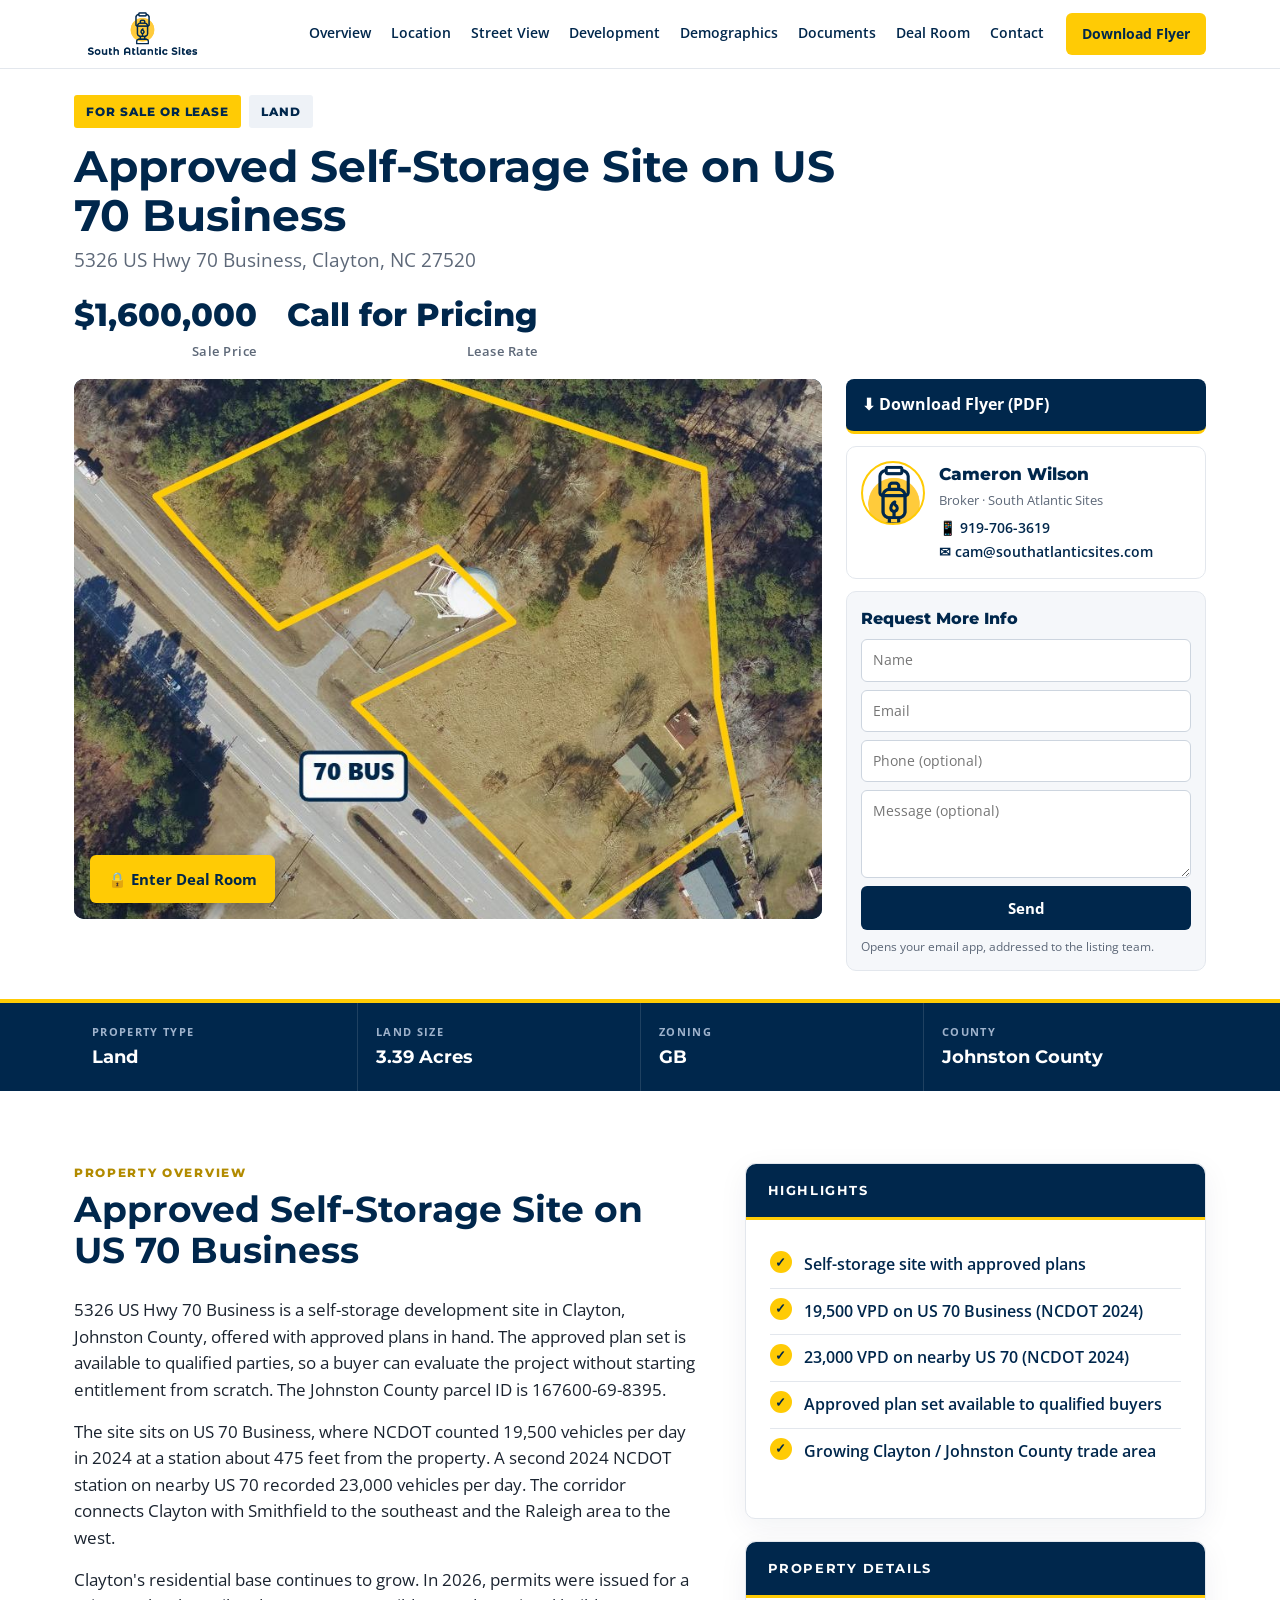
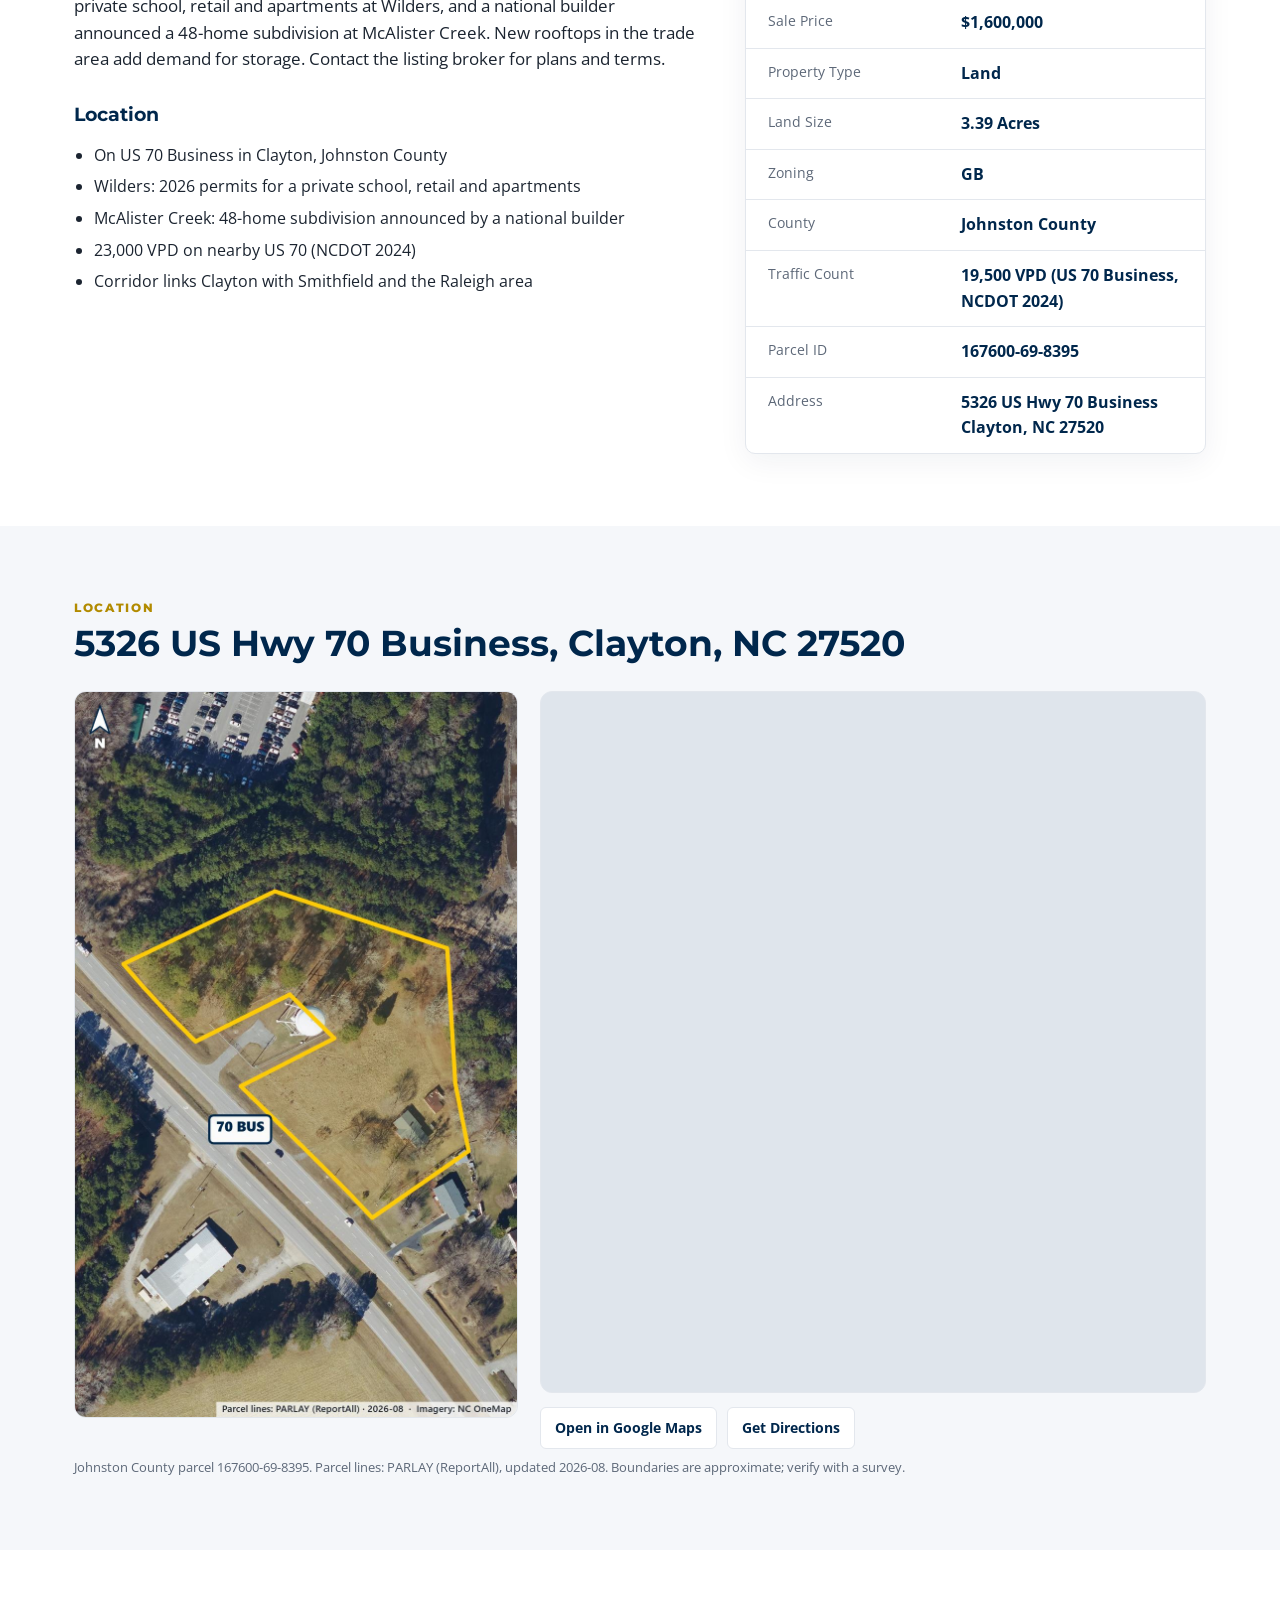
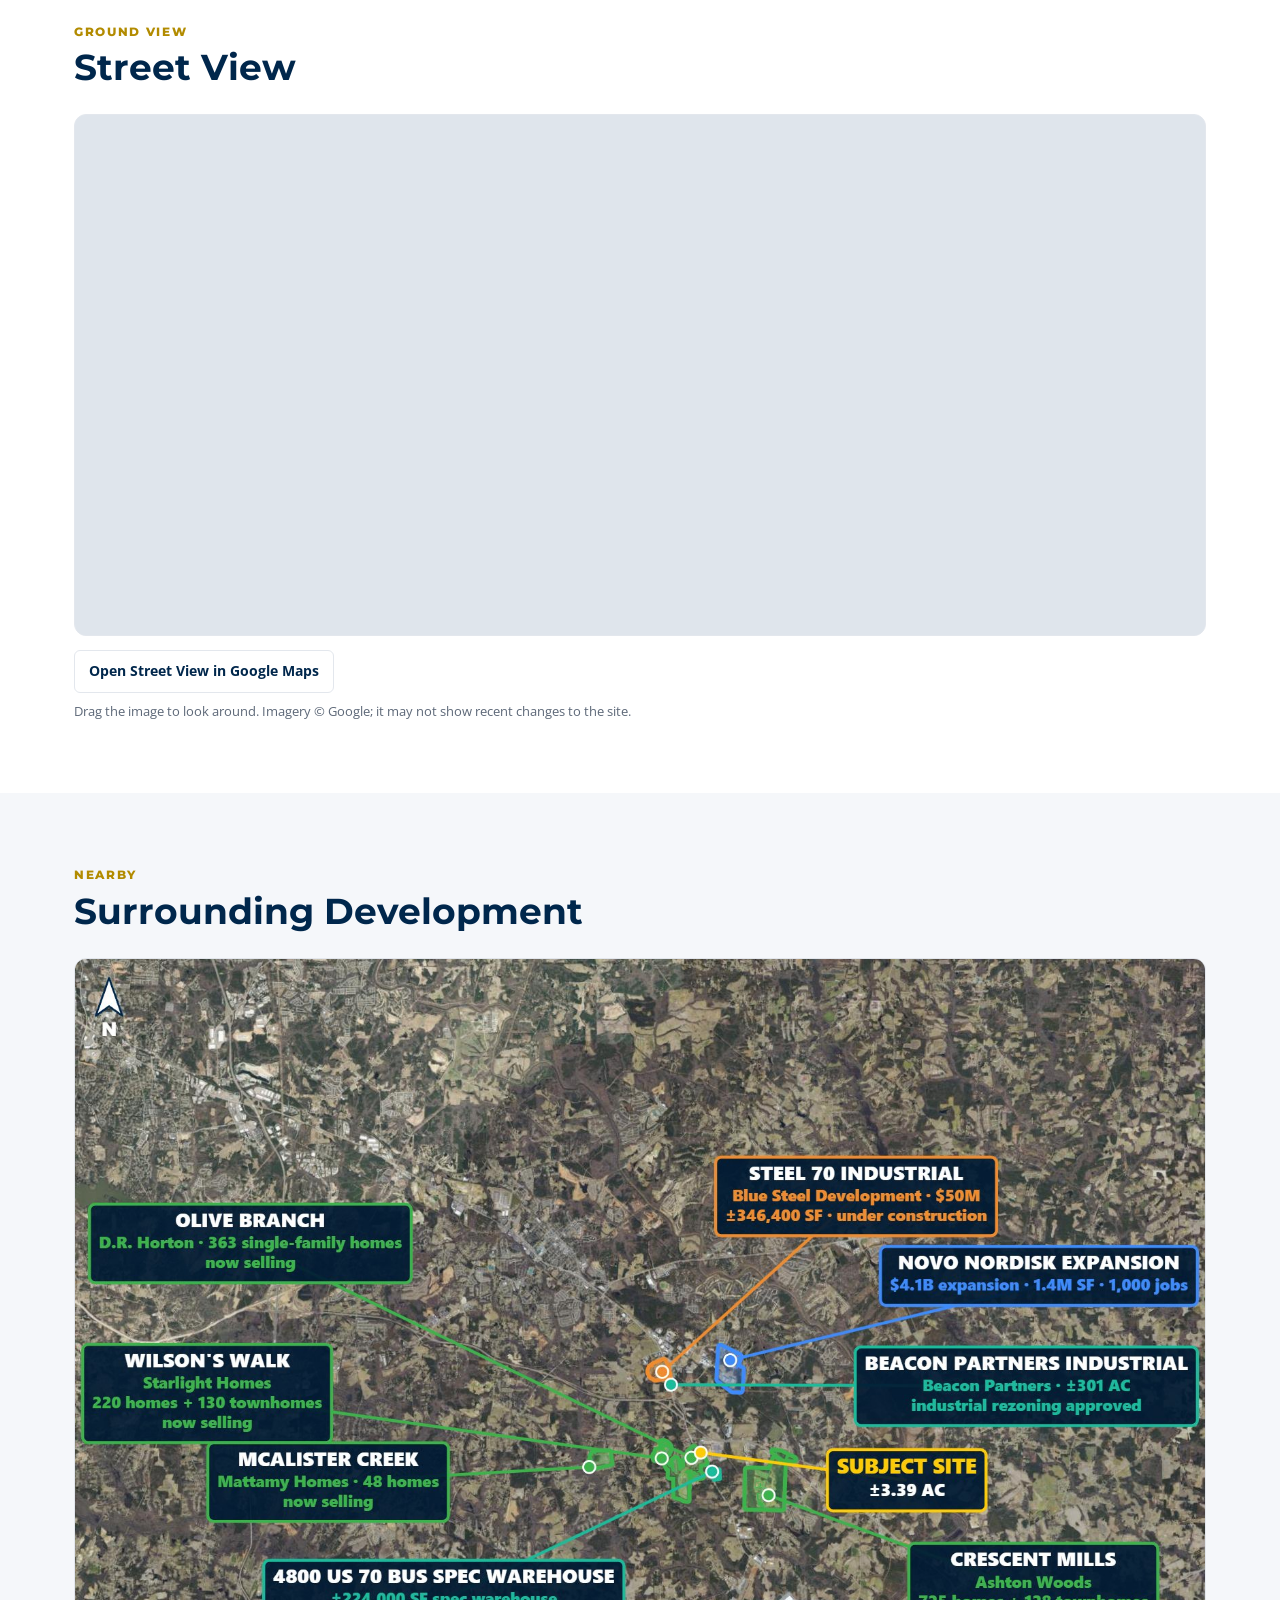
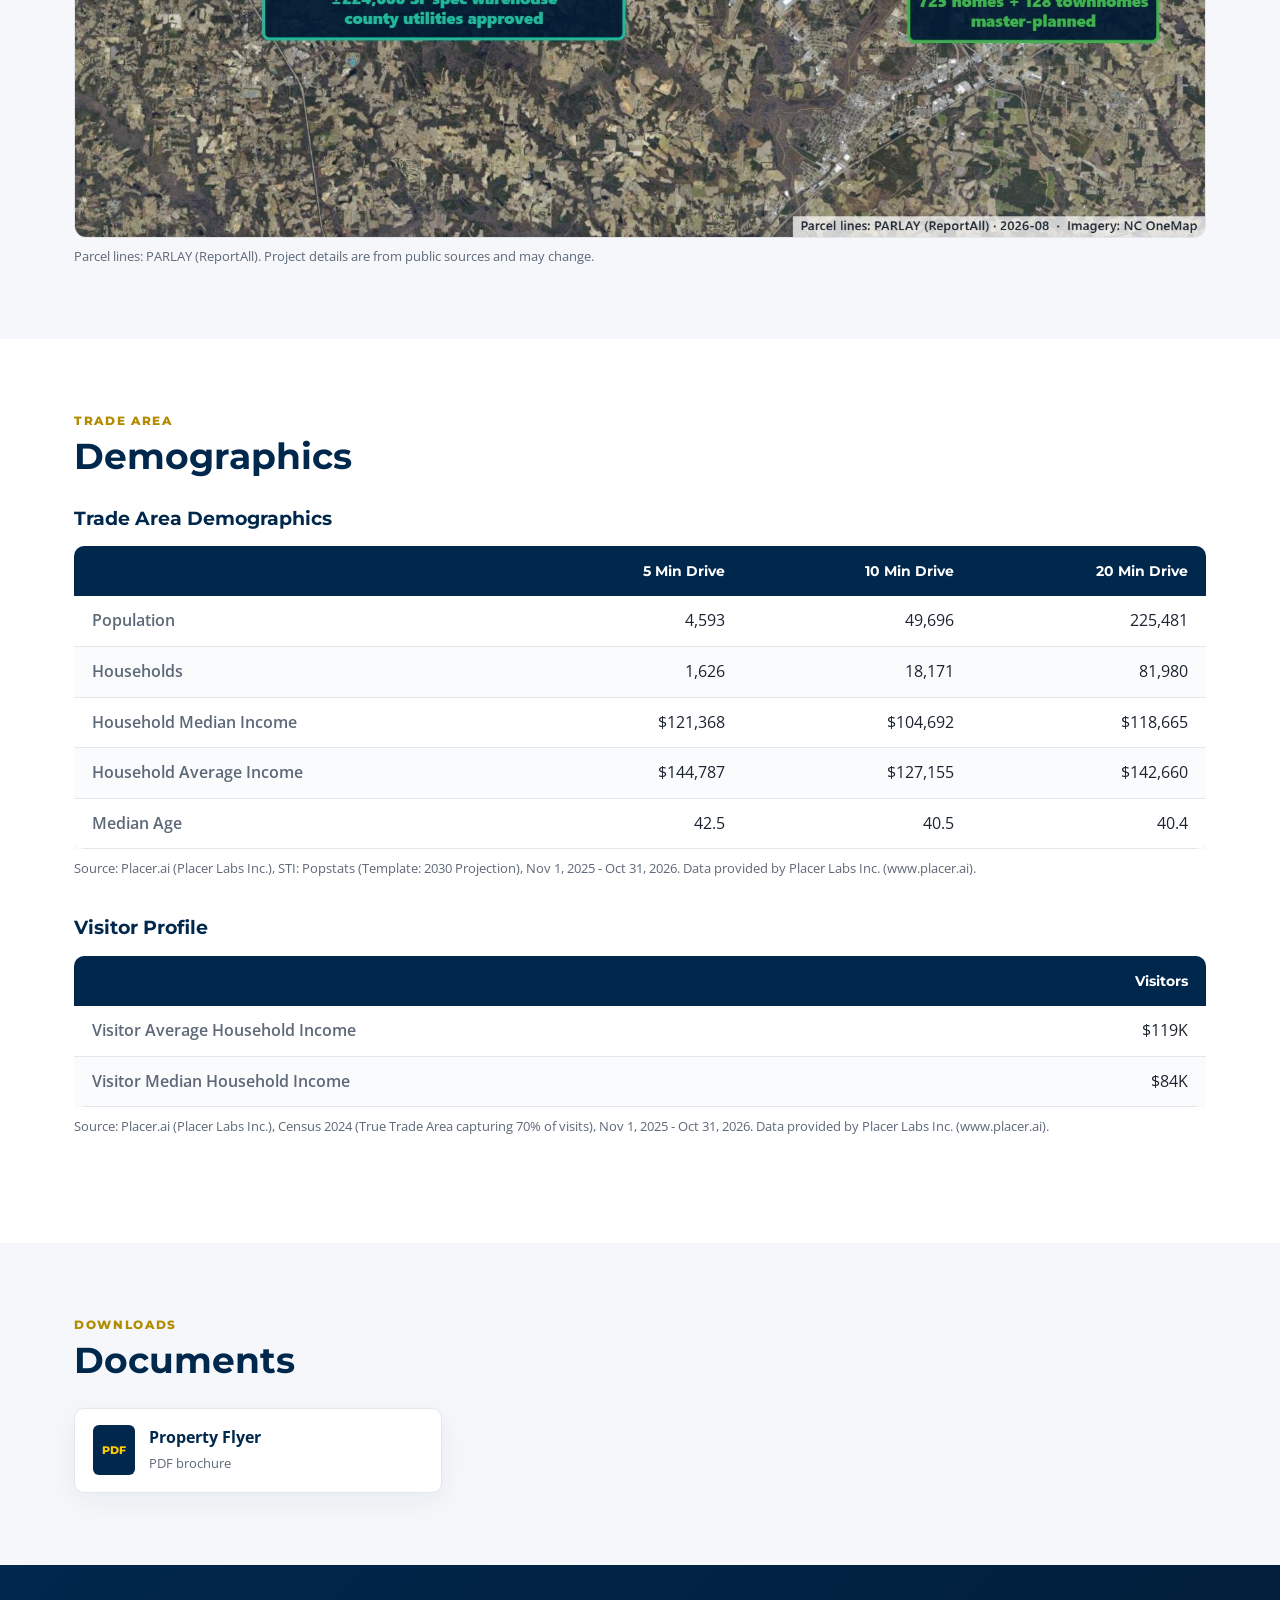
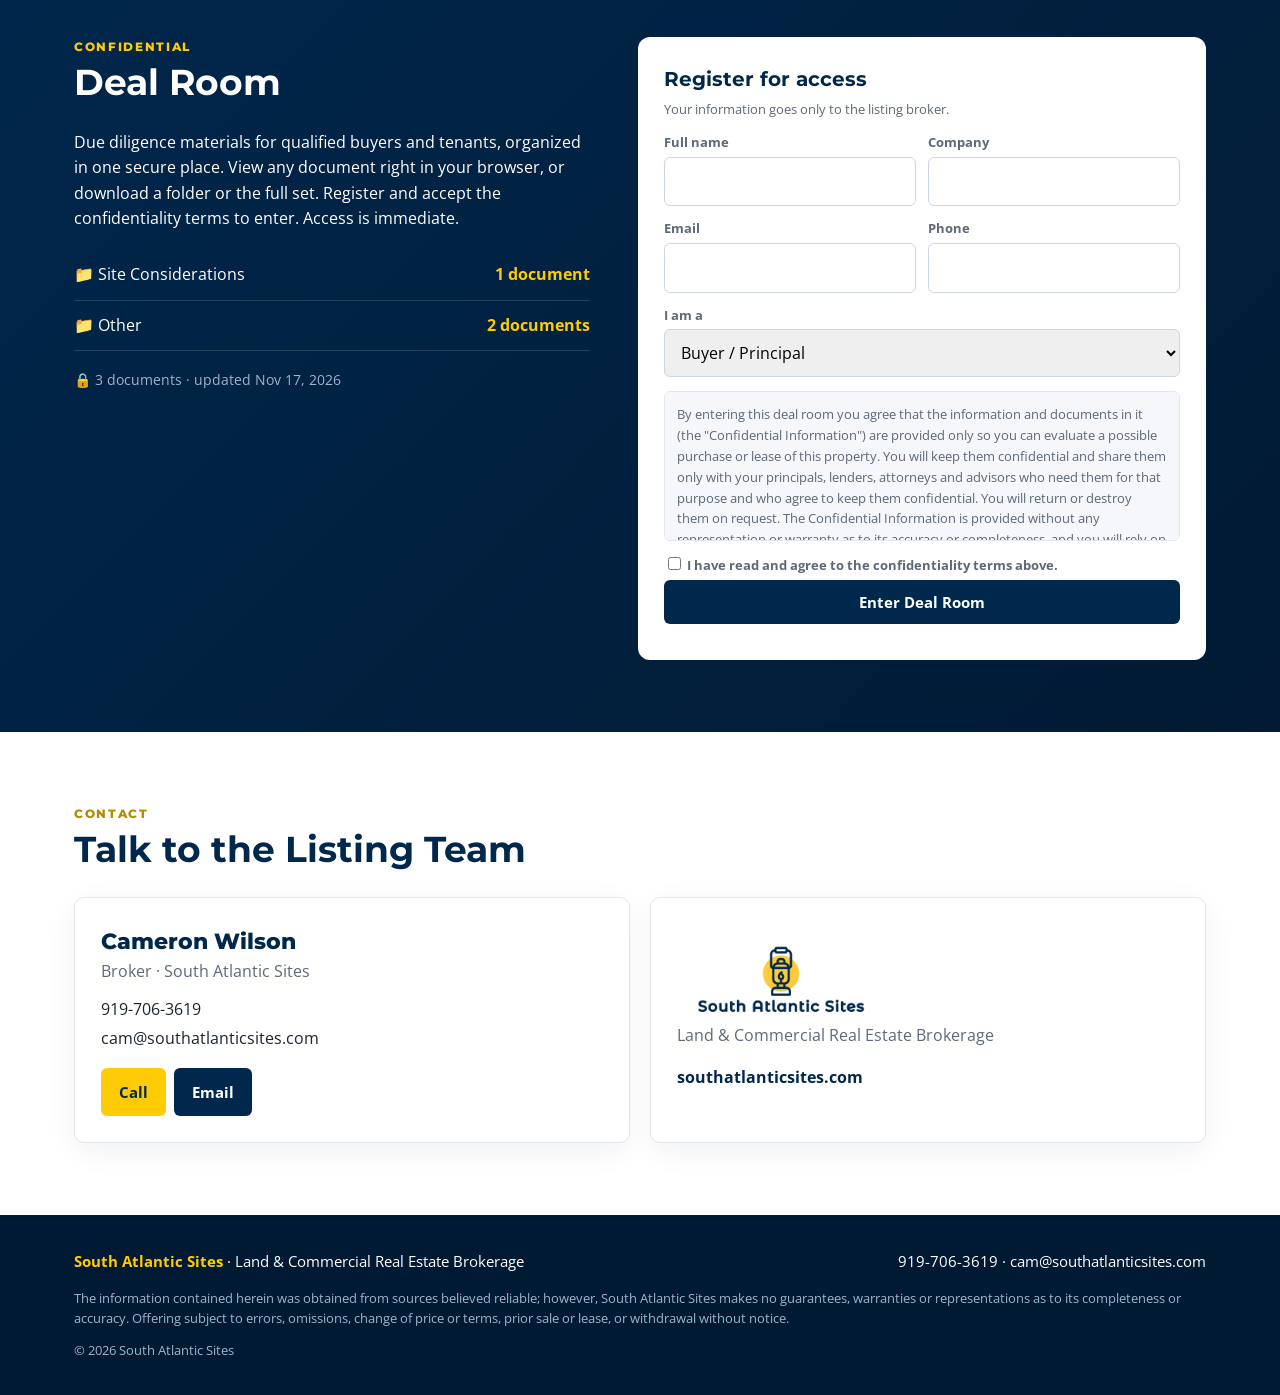
<file: listings/5326-us-hwy-70-business-clayton/index.html>
<!doctype html>
<html lang="en">
<head>
<meta charset="utf-8">
<meta name="viewport" content="width=device-width, initial-scale=1">
<title>Approved Self-Storage Site on US 70 Business | For Sale or Lease | South Atlantic Sites</title>
<meta name="description" content="For Sale or Lease · Land · Approved Self-Storage Site on US 70 Business · 5326 US Hwy 70 Business, Clayton, NC 27520">

<meta name="sas-build" content="20261117173455-ojne">
<meta property="og:title" content="Approved Self-Storage Site on US 70 Business">
<meta property="og:description" content="For Sale or Lease · Land · 5326 US Hwy 70 Business, Clayton, NC 27520">

<link rel="preconnect" href="https://fonts.googleapis.com">
<link href="https://fonts.googleapis.com/css2?family=Montserrat:wght@600;700;800&family=Open+Sans:wght@400;600;700&display=swap" rel="stylesheet">
<style>

  :root { --navy:#00274C; --navy2:#0a3a6b; --gold:#FFCB05; --ink:#1b2430; --muted:#5d6878; --line:#e3e7ed; --bg:#f5f7fa; }
  * { box-sizing:border-box; }
  html { scroll-behavior:smooth; }
  body { margin:0; font-family:"Open Sans", "Segoe UI", Helvetica, Arial, sans-serif; color:var(--ink); background:#fff; line-height:1.6; }
  h1, h2, h3, .mont { font-family:Montserrat, "Segoe UI", Helvetica, Arial, sans-serif; }
  a { color:inherit; }
  img { max-width:100%; }
  .wrap { max-width:1180px; margin:0 auto; padding:0 24px; }
  section { scroll-margin-top:76px; }

  /* Top bar */
  .top { position:sticky; top:0; z-index:20; background:rgba(255,255,255,.97); border-bottom:1px solid var(--line); backdrop-filter:blur(6px); }
  .top .wrap { display:flex; align-items:center; gap:22px; height:68px; }
  .top img { height:46px; display:block; }
  .top nav { display:flex; gap:20px; margin-left:auto; overflow-x:auto; scrollbar-width:none; }
  .top nav a { text-decoration:none; font-weight:600; font-size:14px; color:var(--navy); white-space:nowrap; padding:6px 0; border-bottom:2px solid transparent; }
  .top nav a:hover { border-bottom-color:var(--gold); }
  .top .cta { background:var(--gold); color:var(--navy); font-weight:700; text-decoration:none; padding:10px 16px; border-radius:6px; font-size:14px; white-space:nowrap; }

  /* Hero */
  .hero { position:relative; min-height:min(76vh, 680px); display:flex; align-items:flex-end; color:#fff; background:var(--navy) center/cover no-repeat; }
  .hero::before { content:""; position:absolute; inset:0; background:linear-gradient(180deg, rgba(0,20,40,.05) 30%, rgba(0,20,40,.88) 100%); }
  .hero.nophoto { min-height:340px; background:linear-gradient(135deg, var(--navy), var(--navy2)); }
  .hero.nophoto::before { background:none; }
  .hero .wrap { position:relative; width:100%; padding-top:48px; padding-bottom:44px; display:flex; flex-wrap:wrap; gap:24px 40px; align-items:flex-end; justify-content:space-between; }
  .pills { display:flex; gap:8px; flex-wrap:wrap; margin-bottom:14px; }
  .pill { display:inline-block; background:var(--gold); color:var(--navy); font-family:Montserrat, sans-serif; font-weight:800; letter-spacing:.08em; text-transform:uppercase; font-size:12px; padding:7px 12px; border-radius:3px; }
  .pill.alert { background:#c62828; color:#fff; }
  .hero h1 { margin:0; font-size:clamp(30px, 5vw, 54px); line-height:1.08; max-width:820px; text-shadow:0 2px 18px rgba(0,0,0,.35); }
  .hero .sub { font-size:clamp(16px, 2vw, 20px); margin-top:10px; color:#ffe27a; }
  .prices { display:flex; gap:28px; flex-wrap:wrap; }
  .price .k { font-size:11px; letter-spacing:.12em; text-transform:uppercase; color:var(--gold); font-weight:700; }
  .price .v { font-family:Montserrat, sans-serif; font-size:clamp(22px, 3vw, 32px); font-weight:800; }
  .hero .btns { display:flex; gap:10px; margin-top:16px; flex-wrap:wrap; }
  .btn { display:inline-block; text-decoration:none; font-weight:700; padding:12px 18px; border-radius:6px; font-size:15px; border:0; cursor:pointer; font-family:inherit; }
  .btn.gold { background:var(--gold); color:var(--navy); }
  .btn.ghost { background:rgba(255,255,255,.12); color:#fff; border:1px solid rgba(255,255,255,.5); }
  .btn.navy { background:var(--navy); color:#fff; }
  .banner { background:#c62828; color:#fff; text-align:center; font-weight:700; letter-spacing:.06em; text-transform:uppercase; padding:10px; font-size:14px; }

  /* Spec strip */
  .specs { background:var(--navy); color:#fff; border-top:4px solid var(--gold); }
  .specs .wrap { display:grid; grid-template-columns:repeat(auto-fit, minmax(150px, 1fr)); }
  .spec { padding:20px 18px; border-left:1px solid rgba(255,255,255,.12); }
  .spec:first-child { border-left:0; }
  .spec .k { font-size:11px; letter-spacing:.12em; text-transform:uppercase; color:#9fb3cc; font-weight:700; }
  .spec .v { font-family:Montserrat, sans-serif; font-weight:700; font-size:18px; margin-top:2px; }

  /* Sections */
  .sec { padding:72px 0; }
  .sec.alt { background:var(--bg); }
  .eyebrow { font-family:Montserrat, sans-serif; color:#b28b00; font-weight:800; letter-spacing:.14em; text-transform:uppercase; font-size:12px; }
  h2 { font-size:clamp(26px, 3.2vw, 36px); color:var(--navy); margin:6px 0 26px; line-height:1.15; }
  .grid2 { display:grid; grid-template-columns: 1.35fr 1fr; gap:48px; align-items:start; }
  .desc p { margin:0 0 16px; font-size:16.5px; }
  .card { background:#fff; border:1px solid var(--line); border-radius:10px; box-shadow:0 8px 30px rgba(0,39,76,.06); }
  .hl { list-style:none; padding:22px 24px; margin:0 0 22px; }
  .hl li { position:relative; padding:10px 0 10px 34px; border-bottom:1px solid var(--line); font-weight:600; color:var(--navy); }
  .hl li:last-child { border-bottom:0; }
  .hl li::before { content:"✓"; position:absolute; left:0; top:9px; width:22px; height:22px; border-radius:50%; background:var(--gold); color:var(--navy); font-size:13px; font-weight:800; display:flex; align-items:center; justify-content:center; }
  table.facts { width:100%; border-collapse:collapse; }
  table.facts td { padding:12px 22px; border-bottom:1px solid var(--line); vertical-align:top; }
  table.facts tr:last-child td { border-bottom:0; }
  table.facts td.k { color:var(--muted); font-size:14px; width:42%; }
  table.facts td.v { font-weight:700; color:var(--navy); }
  .card h3 { margin:0; padding:16px 22px; font-size:13px; letter-spacing:.12em; text-transform:uppercase; color:#fff; background:var(--navy); border-radius:10px 10px 0 0; border-bottom:3px solid var(--gold); }

  .suites { display:grid; grid-template-columns:repeat(auto-fit, minmax(240px, 1fr)); gap:20px; }
  .suite { padding:22px; border-top:4px solid var(--gold); }
  .suite .n { font-family:Montserrat, sans-serif; font-weight:800; color:var(--navy); font-size:20px; }
  .suite .sz { font-size:28px; font-weight:800; font-family:Montserrat, sans-serif; margin:6px 0 2px; }
  .suite .rt { color:#b28b00; font-weight:700; }
  .suite p { color:var(--muted); margin:10px 0 0; font-size:14.5px; }

  .mapbox { position:relative; border-radius:12px; overflow:hidden; border:1px solid var(--line); background:#dfe5ec; }
  .mapbox iframe { display:block; width:100%; height:min(62vh, 520px); border:0; }
  .maplinks { display:flex; gap:10px; flex-wrap:wrap; margin-top:14px; }
  .maplinks a { text-decoration:none; font-weight:700; font-size:14px; color:var(--navy); border:1px solid var(--line); background:#fff; padding:9px 14px; border-radius:6px; }
  .maplinks a:hover { border-color:var(--navy); }
  .note { color:var(--muted); font-size:13px; margin-top:8px; }
  .hero .tag { font-family:Montserrat, sans-serif; font-weight:700; text-transform:uppercase; letter-spacing:.06em; margin-top:8px; font-size:15px; }
  .lp { margin:0; padding-left:20px; } .lp li { margin:6px 0; }
  .locgrid { display:grid; grid-template-columns:minmax(0, .8fr) minmax(0, 1.2fr); gap:22px; align-items:start; }
  .mapimg { display:block; border-radius:12px; overflow:hidden; border:1px solid var(--line); background:#dfe5ec; }
  .mapimg img { display:block; width:100%; height:auto; }
  .locgrid .mapbox iframe { height:min(78vh, 700px); }

  .dtable { width:100%; border-collapse:collapse; background:#fff; border-radius:10px; overflow:hidden; box-shadow:0 8px 30px rgba(0,39,76,.06); }
  .dtable th { background:var(--navy); color:#fff; text-align:right; padding:14px 18px; font-family:Montserrat, sans-serif; font-size:14px; }
  .dtable th:first-child { text-align:left; }
  .dtable td { padding:12px 18px; border-bottom:1px solid var(--line); text-align:right; font-variant-numeric:tabular-nums; }
  .dtable td:first-child { text-align:left; color:var(--muted); font-weight:600; }
  .dtable tr:nth-child(even) td { background:#fafbfd; }
  .tblwrap { overflow-x:auto; margin-bottom:10px; }
  .tsrc { font-size:12.5px; color:var(--muted); margin:0 0 34px; }
  h3.tt { color:var(--navy); margin:0 0 12px; font-size:19px; }

  .viewer { position:relative; border-radius:12px; overflow:hidden; background:#0b1a2b; }
  .viewer img { display:block; width:100%; height:min(64vh, 580px); object-fit:contain; background:#0b1a2b; cursor:zoom-in; }
  .viewer .arrow { position:absolute; top:50%; transform:translateY(-50%); width:48px; height:48px; border-radius:50%; border:0; background:rgba(255,255,255,.9); color:var(--navy); font-size:26px; cursor:pointer; box-shadow:0 4px 16px rgba(0,0,0,.25); }
  .viewer .prev { left:16px; } .viewer .next { right:16px; }
  .viewer .cap { position:absolute; left:0; right:0; bottom:0; padding:28px 20px 14px; color:#fff; background:linear-gradient(transparent, rgba(0,0,0,.7)); display:flex; justify-content:space-between; gap:16px; font-size:14.5px; }
  .thumbs { display:flex; gap:10px; overflow-x:auto; padding:12px 0 4px; }
  .thumbs button { flex:none; width:120px; height:80px; padding:0; border:3px solid transparent; border-radius:6px; overflow:hidden; cursor:pointer; background:#ddd; }
  .thumbs button.on { border-color:var(--gold); }
  .thumbs img { width:100%; height:100%; object-fit:cover; display:block; }
  .lb { position:fixed; inset:0; z-index:50; background:rgba(0,10,20,.95); display:none; align-items:center; justify-content:center; }
  .lb.open { display:flex; }
  .lb img { max-width:94vw; max-height:90vh; }
  .lb button { position:absolute; top:12px; right:16px; background:none; border:0; color:#fff; font-size:40px; cursor:pointer; }

  .docs { display:grid; grid-template-columns:repeat(auto-fill, minmax(280px, 1fr)); gap:14px; }
  .doc { display:flex; gap:14px; align-items:center; padding:16px 18px; text-decoration:none; }
  .doc .ic { flex:none; width:42px; height:50px; border-radius:6px; background:var(--navy); color:var(--gold); font-weight:800; font-size:11px; display:flex; align-items:center; justify-content:center; font-family:Montserrat, sans-serif; }
  .doc .n { font-weight:700; color:var(--navy); word-break:break-word; }
  .doc .s { font-size:12.5px; color:var(--muted); }
  .doc:hover { border-color:var(--navy); }

  .room { background:linear-gradient(135deg, var(--navy), #021a33); color:#fff; }
  .room h2 { color:#fff; }
  .room .grid2 { grid-template-columns:1fr 1.1fr; }
  .room .inside { list-style:none; padding:0; margin:18px 0 0; }
  .room .inside li { display:flex; justify-content:space-between; padding:12px 0; border-bottom:1px solid rgba(255,255,255,.14); }
  .room .inside b { color:var(--gold); }
  .rbox { background:#fff; color:var(--ink); border-radius:12px; padding:26px; }
  .rbox h3 { margin:0 0 4px; color:var(--navy); font-size:20px; }
  .rbox label { display:block; font-size:13px; font-weight:700; color:var(--muted); margin:12px 0 4px; }
  .rbox input, .rbox select { width:100%; padding:11px 12px; border:1px solid #cdd5df; border-radius:6px; font:inherit; }
  .rbox .row { display:grid; grid-template-columns:1fr 1fr; gap:12px; }
  .terms { max-height:150px; overflow:auto; font-size:13px; color:var(--muted); background:var(--bg); border:1px solid var(--line); border-radius:6px; padding:12px; margin-top:14px; white-space:pre-wrap; }
  .agree { display:flex; gap:10px; align-items:flex-start; margin:12px 0 16px; font-size:14px; }
  .agree input { width:auto; margin-top:4px; }
  .rmsg { margin-top:10px; font-size:14px; color:#c62828; }
  .rtabs { display:flex; flex-wrap:wrap; gap:8px; margin-bottom:14px; }
  .rtabs button { border:1px solid var(--line); background:#fff; padding:8px 12px; border-radius:20px; cursor:pointer; font-weight:600; color:var(--navy); font-family:inherit; }
  .rtabs button.on { background:var(--navy); color:#fff; border-color:var(--navy); }
  .rlist a { display:flex; justify-content:space-between; gap:12px; padding:12px 4px; border-bottom:1px solid var(--line); text-decoration:none; color:var(--navy); font-weight:600; }
  .rlist a span { color:var(--muted); font-weight:400; font-size:13px; white-space:nowrap; }
  .rlist a:hover { background:var(--bg); }

  .brokers { display:grid; grid-template-columns:repeat(auto-fit, minmax(260px, 1fr)); gap:20px; }
  .broker { padding:26px; }
  .broker .nm { font-family:Montserrat, sans-serif; font-weight:800; font-size:22px; color:var(--navy); }
  .broker .co { color:var(--muted); margin-bottom:12px; }
  .broker a.l { display:block; text-decoration:none; margin:4px 0; }
  .broker a.l:hover { text-decoration:underline; }
  .broker .b2 { display:flex; gap:8px; margin-top:16px; }
  footer { background:#001a33; color:#9fb3cc; font-size:12.5px; }
  footer .wrap { padding-top:34px; padding-bottom:34px; }
  footer .f1 { display:flex; flex-wrap:wrap; justify-content:space-between; gap:12px; color:#fff; font-size:15px; margin-bottom:16px; }
  footer .f1 b { color:var(--gold); }
  footer a { text-decoration:none; }

  @media (max-width:900px) {
    .top nav { display:none; }
    .grid2, .room .grid2, .locgrid { grid-template-columns:1fr; gap:30px; }
    .sec { padding:52px 0; }
    .rbox .row { grid-template-columns:1fr; }
    .top img { height:38px; }
    .viewer img { height:auto; max-height:70vh; }
    .viewer .arrow { width:40px; height:40px; font-size:22px; }
  }
  [hidden] { display:none !important; }
  /* Top of the page: title + price, then the photo with the contact column beside it */
  .lhead { background:#fff; }
  .lhead .wrap { display:flex; flex-wrap:wrap; gap:14px 40px; align-items:flex-end; justify-content:space-between; padding-top:26px; padding-bottom:18px; }
  .lhead h1 { margin:0; font-size:clamp(28px, 4vw, 44px); line-height:1.1; color:var(--navy); max-width:820px; }
  .lhead .sub { font-size:clamp(16px, 2vw, 19px); margin-top:6px; color:var(--muted); }
  .lhead .tag { font-family:Montserrat, sans-serif; font-weight:700; text-transform:uppercase; letter-spacing:.06em; margin-top:6px; font-size:14px; color:#b28b00; }
  .lhead .prices { gap:30px; text-align:right; }
  .lhead .price .v { color:var(--navy); font-size:clamp(22px, 3vw, 32px); }
  .lhead .price .k { color:var(--muted); font-size:13px; letter-spacing:.04em; text-transform:none; font-weight:600; }
  .pill.light { background:#eef2f7; color:var(--navy); }
  .ltop { background:#fff; padding-bottom:28px; }
  .ltop-grid { display:grid; grid-template-columns:minmax(0, 1fr) 360px; gap:24px; align-items:start; }
  .ltop-photo { position:relative; border-radius:10px; overflow:hidden; background:var(--navy); }
  .ltop-photo img { display:block; width:100%; height:min(62vh, 540px); object-fit:cover; }
  .ltop-photo .noimg { height:min(50vh, 420px); display:flex; align-items:center; justify-content:center; color:#fff; font-family:Montserrat, sans-serif; font-weight:800; font-size:26px; padding:30px; text-align:center; }
  .ltop-photo .roombtn { position:absolute; left:16px; bottom:16px; box-shadow:0 6px 20px rgba(0,0,0,.35); }
  .lcontact { position:sticky; top:86px; display:flex; flex-direction:column; gap:12px; }
  .flyerbtn { display:block; background:var(--navy); color:#fff; text-decoration:none; font-weight:700; padding:13px 16px; border-radius:8px; border-bottom:3px solid var(--gold); }
  .flyerbtn:hover { background:var(--navy2); }
  .bk { display:flex; gap:14px; align-items:flex-start; padding:14px; border:1px solid var(--line); border-radius:10px; background:#fff; }
  .bk-av { flex:none; width:64px; height:64px; border-radius:50%; border:2px solid var(--gold); background:#fff no-repeat; background-size:296px auto; background-position:-117px 0; }
  .bk-i { min-width:0; display:flex; flex-direction:column; gap:2px; }
  .bk-n { font-family:Montserrat, sans-serif; font-weight:800; color:var(--navy); font-size:17px; }
  .bk-t { color:var(--muted); font-size:13px; margin-bottom:4px; }
  .bk-i a { color:var(--navy); text-decoration:none; font-size:14px; font-weight:600; }
  .bk-i a:hover { text-decoration:underline; }
  .bk-i a.em { overflow:hidden; text-overflow:ellipsis; white-space:nowrap; }
  .rinfo { border:1px solid var(--line); border-radius:10px; padding:14px; display:flex; flex-direction:column; gap:8px; background:var(--bg); }
  .rinfo-h { font-family:Montserrat, sans-serif; font-weight:800; color:var(--navy); }
  .rinfo input, .rinfo textarea { padding:9px 11px; border:1px solid #cdd5df; border-radius:6px; font:inherit; font-size:14px; resize:vertical; }
  .rinfo-n { font-size:11.5px; color:var(--muted); }
  .callbar { display:none; }
  @media (max-width:900px) {
    .ltop-grid { grid-template-columns:1fr; }
    .lcontact { position:static; }
    .lhead .prices { text-align:left; }
    .ltop-photo img { height:auto; max-height:60vh; }
    .callbar { display:flex; position:fixed; left:0; right:0; bottom:0; z-index:40; background:var(--navy); border-top:3px solid var(--gold); }
    .callbar a { flex:1; text-align:center; color:#fff; text-decoration:none; font-weight:700; padding:14px 6px; }
    .callbar a + a { border-left:1px solid rgba(255,255,255,.2); }
    body { padding-bottom:52px; }
  }
  /* Deal room (after registering) */
  .room-meta { margin-top:18px; color:#9fb3cc; font-size:14px; }
  .room-app { scroll-margin-top:84px; background:#fff; color:var(--ink); border-radius:14px; overflow:hidden; box-shadow:0 20px 60px rgba(0,0,0,.35); }
  .ra-head { display:flex; flex-wrap:wrap; gap:16px 24px; align-items:center; justify-content:space-between; padding:22px 26px; background:linear-gradient(135deg, #00274C, #0a3a6b); color:#fff; border-bottom:4px solid var(--gold); }
  .ra-k { font-family:Montserrat, sans-serif; font-weight:800; letter-spacing:.12em; text-transform:uppercase; font-size:11px; color:var(--gold); }
  .ra-t { font-family:Montserrat, sans-serif; font-weight:800; font-size:24px; line-height:1.2; margin:4px 0; }
  .ra-s { color:#c9d4e2; font-size:13.5px; }
  .ra-s a { color:#c9d4e2; }
  .ra-tools { display:flex; gap:10px; flex-wrap:wrap; }
  .ra-tools input { padding:10px 14px; border-radius:8px; border:0; font:inherit; min-width:220px; }
  .ra-btn { border:1px solid var(--line); background:#fff; color:var(--navy); font:inherit; font-weight:700; font-size:13.5px; padding:8px 14px; border-radius:7px; cursor:pointer; white-space:nowrap; }
  .ra-btn:hover { border-color:var(--navy); }
  .ra-btn.gold { background:var(--gold); border-color:var(--gold); }
  .ra-btn.ghost { padding:8px 10px; }
  .ra-btn:disabled { opacity:.6; cursor:wait; }
  .ra-welcome { padding:16px 26px; background:#fffbea; border-bottom:1px solid #f3e3a1; color:#4a3b00; font-size:15px; }
  .ra-body { display:grid; grid-template-columns:250px 1fr; min-height:420px; }
  .ra-folders { background:var(--bg); border-right:1px solid var(--line); padding:14px 10px; display:flex; flex-direction:column; gap:2px; }
  .ra-folders button { display:flex; justify-content:space-between; gap:8px; align-items:center; text-align:left; border:0; background:none; padding:10px 12px; border-radius:7px; font:inherit; font-weight:600; color:var(--navy); cursor:pointer; }
  .ra-folders button:hover { background:#e9eef4; }
  .ra-folders button.on { background:var(--navy); color:#fff; }
  .ra-folders button b { font-size:12px; background:rgba(0,39,76,.08); border-radius:10px; padding:1px 8px; }
  .ra-folders button.on b { background:var(--gold); color:var(--navy); }
  .ra-contact { margin-top:auto; padding:16px 12px 4px; border-top:1px solid var(--line); font-size:13.5px; display:flex; flex-direction:column; gap:2px; }
  .ra-contact a { color:var(--navy); text-decoration:none; }
  .ra-k2 { font-size:11px; font-weight:700; text-transform:uppercase; letter-spacing:.08em; color:var(--muted); margin-bottom:4px; }
  .ra-list { padding:8px 22px 22px; }
  .ra-group { margin-top:14px; }
  .ra-gh { display:flex; justify-content:space-between; align-items:center; padding:8px 0; border-bottom:2px solid var(--gold); margin-bottom:4px; font-family:Montserrat, sans-serif; font-weight:800; color:var(--navy); }
  .ra-gh i { font-style:normal; font-family:"Open Sans", sans-serif; font-weight:600; font-size:12px; color:var(--muted); margin-left:6px; }
  .ra-link { border:0; background:none; color:#b28b00; font:inherit; font-weight:700; font-size:13px; cursor:pointer; }
  .ra-doc { display:grid; grid-template-columns:46px 1fr auto auto; gap:14px; align-items:center; padding:12px 6px; border-bottom:1px solid var(--line); }
  .ra-doc:hover { background:#fafbfd; }
  .ra-ic { display:flex; align-items:center; justify-content:center; width:46px; height:54px; border-radius:6px; background:#5d6878; color:#fff; font-family:Montserrat, sans-serif; font-weight:800; font-size:11px; }
  .ra-ic.pdf { background:#c62828; } .ra-ic.img { background:#2e7d32; } .ra-ic.big { width:70px; height:84px; font-size:15px; margin:0 auto 10px; }
  .ra-name { border:0; background:none; text-align:left; font:inherit; color:var(--navy); cursor:pointer; padding:0; min-width:0; }
  .ra-name b { font-size:15.5px; }
  .ra-name:hover b { text-decoration:underline; }
  .ra-desc { display:block; color:var(--muted); font-size:13.5px; margin-top:2px; }
  .ra-badge { display:inline-block; margin-left:8px; font-size:10.5px; font-weight:800; letter-spacing:.06em; text-transform:uppercase; padding:2px 7px; border-radius:4px; vertical-align:2px; }
  .ra-badge.new { background:var(--gold); color:var(--navy); } .ra-badge.upd { background:#e3f0ff; color:#0a3a6b; }
  .ra-info { color:var(--muted); font-size:12.5px; text-align:right; white-space:nowrap; }
  .ra-acts { display:flex; gap:6px; }
  .ra-empty { padding:40px; text-align:center; color:var(--muted); }
  .rv { position:fixed; inset:0; z-index:80; background:rgba(0,12,24,.92); display:none; flex-direction:column; }
  .rv.open { display:flex; }
  .rv-bar { display:flex; align-items:center; gap:10px; padding:12px 18px; background:#00274C; color:#fff; border-bottom:3px solid var(--gold); }
  .rv-t { flex:1; min-width:0; } .rv-t b { display:block; font-family:Montserrat, sans-serif; font-size:16px; white-space:nowrap; overflow:hidden; text-overflow:ellipsis; }
  .rv-t span { color:#c9d4e2; font-size:13px; white-space:nowrap; overflow:hidden; text-overflow:ellipsis; display:block; }
  .rv-n { color:#c9d4e2; font-size:13px; white-space:nowrap; }
  .rv-b { border:0; background:rgba(255,255,255,.12); color:#fff; font:inherit; font-weight:700; font-size:16px; min-width:40px; height:38px; border-radius:7px; cursor:pointer; }
  .rv-b:disabled { opacity:.3; cursor:default; } .rv-b.dl { background:var(--gold); color:var(--navy); font-size:14px; padding:0 14px; }
  .rv-body { flex:1; min-height:0; display:flex; align-items:center; justify-content:center; padding:14px; }
  .rv-body iframe { width:100%; height:100%; border:0; background:#fff; border-radius:6px; }
  .rv-body img { max-width:100%; max-height:100%; border-radius:6px; }
  .rv-none { background:#fff; color:var(--ink); border-radius:12px; padding:34px 40px; text-align:center; }
  body.room-only > :not(section#dealroom):not(script):not(style):not(.rv) { display:none !important; }
  body.room-only section#dealroom { padding:20px 0; min-height:100vh; }
  @media (max-width:900px) {
    .ra-body { grid-template-columns:1fr; }
    .ra-folders { flex-direction:row; overflow-x:auto; border-right:0; border-bottom:1px solid var(--line); }
    .ra-folders button { white-space:nowrap; }
    .ra-contact { display:none; }
    .ra-doc { grid-template-columns:40px 1fr auto; }
    .ra-info { display:none; }
    .ra-list { padding:4px 12px 16px; }
    .ra-tools input { min-width:0; flex:1; }
  }
  @media print { .top, .lb, .viewer .arrow, .rbox { display:none !important; } }
</style>
</head>
<body>

<header class="top">
  <div class="wrap">
    <a href="https://southatlanticsites.com" target="_blank" rel="noopener"><img src="img/logo.png" alt="South Atlantic Sites"></a>
    <nav><a href="#overview">Overview</a><a href="#location">Location</a><a href="#street">Street View</a><a href="#development">Development</a><a href="#demographics">Demographics</a><a href="#documents">Documents</a><a href="#dealroom">Deal Room</a><a href="#contact">Contact</a></nav>
    <a class="cta" href="5326-us-hwy-70-business-clayton-flyer.pdf" target="_blank" rel="noopener">Download Flyer</a>
  </div>
</header>



<div class="lhead"><div class="wrap">
  <div>
    <div class="pills"><span class="pill">For Sale or Lease</span><span class="pill light">Land</span></div>
    <h1>Approved Self-Storage Site on US 70 Business</h1>
    <div class="sub">5326 US Hwy 70 Business, Clayton, NC 27520</div>
    
  </div>
  <div class="prices"><div class="price"><div class="v">$1,600,000</div><div class="k">Sale Price</div></div><div class="price"><div class="v">Call for Pricing</div><div class="k">Lease Rate</div></div></div>
</div></div>

<div class="ltop"><div class="wrap ltop-grid">
  <div class="ltop-photo">
    <a href="img/map-site.jpg" target="_blank" rel="noopener"><img src="img/map-site.jpg" alt="Approved Self-Storage Site on US 70 Business"></a>
    <a class="btn gold roombtn" href="#dealroom">🔒 Enter Deal Room</a>
  </div>
  <aside class="lcontact" id="lcontact">
    <a class="flyerbtn" href="5326-us-hwy-70-business-clayton-flyer.pdf" target="_blank" rel="noopener">⬇ Download Flyer (PDF)</a>
    <div class="bk">
      <span class="bk-av" style="background-image:url('img/logo.png')"></span>
      <div class="bk-i"><div class="bk-n">Cameron Wilson</div><div class="bk-t">Broker · South Atlantic Sites</div>
        <a href="tel:9197063619" title="Mobile">📱 919-706-3619</a>
        <a href="mailto:cam@southatlanticsites.com?subject=Inquiry%3A%20Approved%20Self-Storage%20Site%20on%20US%2070%20Business" class="em">✉ cam@southatlanticsites.com</a></div>
    </div>
    
    <form class="rinfo" id="rinfo">
      <div class="rinfo-h">Request More Info</div>
      <input id="riName" placeholder="Name" autocomplete="name">
      <input id="riEmail" type="email" placeholder="Email" autocomplete="email" required>
      <input id="riPhone" type="tel" placeholder="Phone (optional)" autocomplete="tel">
      <textarea id="riMsg" rows="3" placeholder="Message (optional)"></textarea>
      <button class="btn navy" type="submit">Send</button>
      <div class="rinfo-n">Opens your email app, addressed to the listing team.</div>
    </form>
  </aside>
</div></div>
<div class="callbar"><a href="tel:9197063619">📞 Call Cameron</a><a href="mailto:cam@southatlanticsites.com?subject=Inquiry%3A%20Approved%20Self-Storage%20Site%20on%20US%2070%20Business">✉ Email</a></div>

<div class="specs"><div class="wrap"><div class="spec"><div class="k">Property Type</div><div class="v">Land</div></div><div class="spec"><div class="k">Land Size</div><div class="v">3.39 Acres</div></div><div class="spec"><div class="k">Zoning</div><div class="v">GB</div></div><div class="spec"><div class="k">County</div><div class="v">Johnston County</div></div></div></div>

<section id="overview" class="sec">
  <div class="wrap grid2">
    <div>
      <div class="eyebrow">Property Overview</div>
      <h2>Approved Self-Storage Site on US 70 Business</h2>
      <div class="desc"><p>5326 US Hwy 70 Business is a self-storage development site in Clayton, Johnston County, offered with approved plans in hand. The approved plan set is available to qualified parties, so a buyer can evaluate the project without starting entitlement from scratch. The Johnston County parcel ID is 167600-69-8395.</p><p>The site sits on US 70 Business, where NCDOT counted 19,500 vehicles per day in 2024 at a station about 475 feet from the property. A second 2024 NCDOT station on nearby US 70 recorded 23,000 vehicles per day. The corridor connects Clayton with Smithfield to the southeast and the Raleigh area to the west.</p><p>Clayton&#39;s residential base continues to grow. In 2026, permits were issued for a private school, retail and apartments at Wilders, and a national builder announced a 48-home subdivision at McAlister Creek. New rooftops in the trade area add demand for storage. Contact the listing broker for plans and terms.</p></div>
      <h3 class="tt" style="margin-top:28px">Location</h3><ul class="lp"><li>On US 70 Business in Clayton, Johnston County</li><li>Wilders: 2026 permits for a private school, retail and apartments</li><li>McAlister Creek: 48-home subdivision announced by a national builder</li><li>23,000 VPD on nearby US 70 (NCDOT 2024)</li><li>Corridor links Clayton with Smithfield and the Raleigh area</li></ul>
    </div>
    <div>
      <div class="card"><h3>Highlights</h3><ul class="hl"><li>Self-storage site with approved plans</li><li>19,500 VPD on US 70 Business (NCDOT 2024)</li><li>23,000 VPD on nearby US 70 (NCDOT 2024)</li><li>Approved plan set available to qualified buyers</li><li>Growing Clayton / Johnston County trade area</li></ul></div><div style="height:22px"></div>
      <div class="card"><h3>Property Details</h3><table class="facts"><tr><td class="k">Sale Price</td><td class="v">$1,600,000</td></tr><tr><td class="k">Property Type</td><td class="v">Land</td></tr><tr><td class="k">Land Size</td><td class="v">3.39 Acres</td></tr><tr><td class="k">Zoning</td><td class="v">GB</td></tr><tr><td class="k">County</td><td class="v">Johnston County</td></tr><tr><td class="k">Traffic Count</td><td class="v">19,500 VPD (US 70 Business, NCDOT 2024)</td></tr><tr><td class="k">Parcel ID</td><td class="v">167600-69-8395</td></tr><tr><td class="k">Address</td><td class="v">5326 US Hwy 70 Business<br>Clayton, NC 27520</td></tr></table></div>
    </div>
  </div>
</section>
<section id="location" class="sec alt"><div class="wrap">
  <div class="eyebrow">Location</div><h2>5326 US Hwy 70 Business, Clayton, NC 27520</h2>
  <div class="locgrid">
    <a class="mapimg" href="img/map-site.jpg" target="_blank" rel="noopener"><img src="img/map-site.jpg" alt="Aerial of the property with its parcel lines"></a>
    <div><div class="mapbox"><iframe src="https://maps.google.com/maps?q=35.587683%2C-78.405239&amp;t=k&amp;z=17&amp;ie=UTF8&amp;output=embed" title="Satellite map of the property" loading="lazy" referrerpolicy="no-referrer-when-downgrade" allowfullscreen></iframe></div>
    <div class="maplinks"><a href="https://www.google.com/maps/search/?api=1&amp;query=35.587683%2C-78.405239" target="_blank" rel="noopener">Open in Google Maps</a><a href="https://www.google.com/maps/dir/?api=1&amp;destination=35.587683%2C-78.405239" target="_blank" rel="noopener">Get Directions</a></div></div>
  </div>
  <div class="note">Johnston County parcel 167600-69-8395. Parcel lines: PARLAY (ReportAll), updated 2026-08. Boundaries are approximate; verify with a survey.</div>
</div></section>
<section id="street" class="sec"><div class="wrap">
  <div class="eyebrow">Ground View</div><h2>Street View</h2>
  <div class="mapbox"><iframe src="https://maps.google.com/maps?layer=c&amp;cbll=35.586828,-78.404795&amp;cbp=11,330,0,0,0&amp;source=embed&amp;output=svembed" title="Google Street View of the property" loading="lazy" referrerpolicy="no-referrer-when-downgrade" allowfullscreen></iframe></div>
  <div class="maplinks"><a href="https://www.google.com/maps/@?api=1&amp;map_action=pano&amp;viewpoint=35.586828,-78.404795&amp;heading=330" target="_blank" rel="noopener">Open Street View in Google Maps</a></div>
  <div class="note">Drag the image to look around. Imagery © Google; it may not show recent changes to the site.</div>
</div></section>
<section id="development" class="sec alt"><div class="wrap">
  <div class="eyebrow">Nearby</div><h2>Surrounding Development</h2>
  <a class="mapimg" href="img/map-dev.jpg" target="_blank" rel="noopener"><img src="img/map-dev.jpg" alt="Map of surrounding development"></a>
  <div class="note">Parcel lines: PARLAY (ReportAll). Project details are from public sources and may change.</div>
</div></section>
<section id="demographics" class="sec"><div class="wrap">
  <div class="eyebrow">Trade Area</div><h2>Demographics</h2>
  <h3 class="tt">Trade Area Demographics</h3><div class="tblwrap"><table class="dtable"><thead><tr><th></th><th>5 Min Drive</th><th>10 Min Drive</th><th>20 Min Drive</th></tr></thead><tbody><tr><td>Population</td><td>4,593</td><td>49,696</td><td>225,481</td></tr><tr><td>Households</td><td>1,626</td><td>18,171</td><td>81,980</td></tr><tr><td>Household Median Income</td><td>$121,368</td><td>$104,692</td><td>$118,665</td></tr><tr><td>Household Average Income</td><td>$144,787</td><td>$127,155</td><td>$142,660</td></tr><tr><td>Median Age</td><td>42.5</td><td>40.5</td><td>40.4</td></tr></tbody></table></div>
  <p class="tsrc">Source: Placer.ai (Placer Labs Inc.), STI: Popstats (Template: 2030 Projection), Nov 1, 2025 - Oct 31, 2026. Data provided by Placer Labs Inc. (www.placer.ai).</p><h3 class="tt">Visitor Profile</h3><div class="tblwrap"><table class="dtable"><thead><tr><th></th><th>Visitors</th></tr></thead><tbody><tr><td>Visitor Average Household Income</td><td>$119K</td></tr><tr><td>Visitor Median Household Income</td><td>$84K</td></tr></tbody></table></div>
  <p class="tsrc">Source: Placer.ai (Placer Labs Inc.), Census 2024 (True Trade Area capturing 70% of visits), Nov 1, 2025 - Oct 31, 2026. Data provided by Placer Labs Inc. (www.placer.ai).</p>
</div></section>
<section id="documents" class="sec alt"><div class="wrap">
  <div class="eyebrow">Downloads</div><h2>Documents</h2>
  <div class="docs">
    <a class="card doc" href="5326-us-hwy-70-business-clayton-flyer.pdf" target="_blank" rel="noopener"><span class="ic">PDF</span><span><span class="n">Property Flyer</span><br><span class="s">PDF brochure</span></span></a>
    
  </div>
</div></section>
<section id="dealroom" class="sec room"><div class="wrap">
 <div class="grid2 room-gate" id="roomGate">
  <div>
    <div class="eyebrow" style="color:var(--gold)">Confidential</div>
    <h2>Deal Room</h2>
    <p>Due diligence materials for qualified buyers and tenants, organized in one secure place. View any document right in your browser, or download a folder or the full set. Register and accept the confidentiality terms to enter. Access is immediate.</p>
    <ul class="inside"><li><span>📁 Site Considerations</span><b>1 document</b></li><li><span>📁 Other</span><b>2 documents</b></li></ul>
    <div class="room-meta">🔒 3 documents · updated Nov 17, 2026</div>
  </div>
  <div class="rbox">
    
    <div id="roomForm">
      <h3>Register for access</h3>
      <div class="note" style="margin:0">Your information goes only to the listing broker.</div>
      <form id="rForm">
        <div class="row"><div><label for="rName">Full name</label><input id="rName" required autocomplete="name"></div>
        <div><label for="rCompany">Company</label><input id="rCompany" autocomplete="organization"></div></div>
        <div class="row"><div><label for="rEmail">Email</label><input id="rEmail" type="email" required autocomplete="email"></div>
        <div><label for="rPhone">Phone</label><input id="rPhone" type="tel" autocomplete="tel"></div></div>
        <label for="rRole">I am a</label>
        <select id="rRole"><option>Buyer / Principal</option><option>Tenant</option><option>Broker / Agent</option><option>Developer</option><option>Lender</option><option>Other</option></select>
        <div id="rBrokerWrap" hidden><label for="rBroker">Representing (client name)</label><input id="rBroker"></div>
        <div class="terms">By entering this deal room you agree that the information and documents in it (the &quot;Confidential Information&quot;) are provided only so you can evaluate a possible purchase or lease of this property. You will keep them confidential and share them only with your principals, lenders, attorneys and advisors who need them for that purpose and who agree to keep them confidential. You will return or destroy them on request. The Confidential Information is provided without any representation or warranty as to its accuracy or completeness, and you will rely on your own investigation. The owner and South Atlantic Sites may change or withdraw it at any time.</div>
        <label class="agree"><input type="checkbox" id="rAgree" required> <span>I have read and agree to the confidentiality terms above.</span></label>
        <button class="btn navy" type="submit" style="width:100%">Enter Deal Room</button>
        <div class="rmsg" id="rMsg"></div>
      </form>
    </div>
  </div>
 </div>
 <div class="room-app" id="roomApp" hidden></div>
</div></section>



















<section id="contact" class="sec"><div class="wrap">
  <div class="eyebrow">Contact</div><h2>Talk to the Listing Team</h2>
  <div class="brokers"><div class="card broker"><div class="nm">Cameron Wilson</div><div class="co">Broker · South Atlantic Sites</div>
      <a class="l" href="tel:9197063619">919-706-3619</a>
      <a class="l" href="mailto:cam@southatlanticsites.com?subject=Inquiry%3A%20Approved%20Self-Storage%20Site%20on%20US%2070%20Business">cam@southatlanticsites.com</a>
      <div class="b2"><a class="btn gold" href="tel:9197063619">Call</a><a class="btn navy" href="mailto:cam@southatlanticsites.com?subject=Inquiry%3A%20Approved%20Self-Storage%20Site%20on%20US%2070%20Business">Email</a></div></div>
    <div class="card broker" style="display:flex;flex-direction:column;justify-content:center;align-items:flex-start">
      <img src="img/logo.png" alt="South Atlantic Sites" style="height:70px">
      <div class="co" style="margin-top:8px">Land &amp; Commercial Real Estate Brokerage</div>
      <a class="l" href="https://southatlanticsites.com" target="_blank" rel="noopener" style="font-weight:700;color:var(--navy)">southatlanticsites.com</a>
    </div>
  </div>
</div></section>

<footer><div class="wrap">
  <div class="f1"><div><b>South Atlantic Sites</b> · Land &amp; Commercial Real Estate Brokerage</div><div><a href="tel:9197063619">919-706-3619</a> · <a href="mailto:cam@southatlanticsites.com">cam@southatlanticsites.com</a></div></div>
  The information contained herein was obtained from sources believed reliable; however, South Atlantic Sites makes no guarantees, warranties or representations as to its completeness or accuracy. Offering subject to errors, omissions, change of price or terms, prior sale or lease, or withdrawal without notice.
  <div style="margin-top:12px">© 2026 South Atlantic Sites</div>
</div></footer>



<script>
(function () {
  var CAPS = [];
  var g = document.getElementById("gImg");
  if (g) {
    var thumbs = Array.prototype.slice.call(document.querySelectorAll("#gThumbs button"));
    var srcs = thumbs.map(function (b) { return b.querySelector("img").src; });
    var at = 0;
    var show = function (i) {
      at = (i + srcs.length) % srcs.length;
      window.__galleryAt = at;
      g.src = srcs[at];
      var cap = document.getElementById("gCap");
      cap.textContent = CAPS[at] || "";
      if (cap.dataset.edit) cap.dataset.edit = "cap:" + at;
      document.getElementById("gNum").textContent = (at + 1) + " / " + srcs.length;
      thumbs.forEach(function (b, k) { b.className = k === at ? "on" : ""; });
    };
    document.getElementById("gPrev").onclick = function () { show(at - 1); };
    document.getElementById("gNext").onclick = function () { show(at + 1); };
    thumbs.forEach(function (b, k) { b.onclick = function () { show(k); }; });
    var lb = document.getElementById("lb");
    g.onclick = function () { lb.querySelector("img").src = srcs[at]; lb.classList.add("open"); };
    lb.onclick = function () { lb.classList.remove("open"); };
    document.addEventListener("keydown", function (e) {
      if (e.key === "Escape") lb.classList.remove("open");
      if (e.key === "ArrowLeft") show(at - 1);
      if (e.key === "ArrowRight") show(at + 1);
    });
  }

})();
// "Request More Info": opens the visitor's email app, addressed to the listing team.
(function (C) {
  var f = document.getElementById("rinfo");
  if (!f || !C.to) return;
  f.onsubmit = function (e) {
    e.preventDefault();
    var v = function (id) { return document.getElementById(id).value.trim(); };
    var body = "Name: " + v("riName") + "\nEmail: " + v("riEmail") + "\nPhone: " + v("riPhone") + "\n\n" + v("riMsg") + "\n\n(Sent from " + location.href + ")";
    location.href = "mailto:" + C.to + "?" + (C.cc.length ? "cc=" + encodeURIComponent(C.cc.join(",")) + "&" : "") + "subject=" + encodeURIComponent(C.subject) + "&body=" + encodeURIComponent(body);
  };
})({"to":"cam@southatlanticsites.com","cc":[],"subject":"Inquiry: Approved Self-Storage Site on US 70 Business","preview":false});
(function roomApp(R) {
  var gate = document.getElementById("roomGate"), app = document.getElementById("roomApp"), form = document.getElementById("rForm");
  if (!app) return;
  var KEY = "sas-room-" + R.slug, SEEN = "sas-room-seen-" + R.slug;
  var ls = {
    get: function (k) { try { return localStorage.getItem(k); } catch (e) { return null; } },
    set: function (k, v) { try { localStorage.setItem(k, v); } catch (e) {} },
    del: function (k) { try { localStorage.removeItem(k); } catch (e) {} }
  };
  var esc = function (s) { return String(s == null ? "" : s).replace(/[&<>"']/g, function (c) { return { "&": "&amp;", "<": "&lt;", ">": "&gt;", '"': "&quot;", "'": "&#39;" }[c]; }); };
  var size = function (n) { n = Number(n) || 0; return n >= 1048576 ? (n / 1048576).toFixed(1) + " MB" : Math.max(1, Math.round(n / 1024)) + " KB"; };
  var day = function (s) { var d = new Date(s); return s && !isNaN(d) ? d.toLocaleDateString("en-US", { month: "short", day: "numeric", year: "numeric" }) : ""; };
  var ext = function (n) { var m = /\.([a-z0-9]{1,5})$/i.exec(n || ""); return m ? m[1].toUpperCase() : "FILE"; };
  var kind = function (d) { var t = (d.type || "") + " " + (d.name || ""); return /pdf/i.test(t) ? "pdf" : /image\/|\.(jpe?g|png|gif|webp)\b/i.test(t) ? "img" : "other"; };
  var sess = null, idx = null, folder = "all", q = "", seen = 0, justRegistered = false;

  function fileUrl(d, dl) {
    if (d.url) return d.url; // preview inside the Listing Tool
    return R.worker + "/rooms/" + R.slug + "/files/" + encodeURIComponent(d.id) + "?token=" + encodeURIComponent(sess.token) + (dl ? "&dl=1" : "");
  }
  function badge(d) {
    if (!seen) return "";
    if (d.addedAt && Date.parse(d.addedAt) > seen) return '<span class="ra-badge new">New</span>';
    if (d.updatedAt && Date.parse(d.updatedAt) > seen && d.updatedAt !== d.addedAt) return '<span class="ra-badge upd">Updated</span>';
    return "";
  }
  function folders() { return (idx.folders || []).filter(function (f) { return idx.docs.some(function (d) { return d.folder === f.id; }); }); }
  function visible() {
    var words = q.toLowerCase().split(/\s+/).filter(Boolean);
    return idx.docs.filter(function (d) {
      if (folder !== "all" && d.folder !== folder) return false;
      var hay = (d.title + " " + d.desc + " " + d.name).toLowerCase();
      return words.every(function (w) { return hay.indexOf(w) >= 0; });
    });
  }
  function row(d) {
    var i = idx.docs.indexOf(d);
    return '<div class="ra-doc" data-i="' + i + '">' +
      '<span class="ra-ic ' + kind(d) + '">' + esc(ext(d.name)) + '</span>' +
      '<button class="ra-name" data-view="' + i + '"><b>' + esc(d.title || d.name) + '</b>' + badge(d) + (d.desc ? '<span class="ra-desc">' + esc(d.desc) + '</span>' : "") + '</button>' +
      '<span class="ra-info">' + esc(size(d.size)) + (d.updatedAt || d.addedAt ? '<br>' + esc(day(d.updatedAt || d.addedAt)) : "") + '</span>' +
      '<span class="ra-acts"><button class="ra-btn" data-view="' + i + '">View</button><button class="ra-btn ghost" data-dl="' + i + '" title="Download">⬇</button></span></div>';
  }
  function render() {
    var fs = folders(), list = visible();
    var name = function (id) { var f = fs.filter(function (x) { return x.id === id; })[0]; return f ? f.name : "Documents"; };
    var groups = folder === "all" ? fs.map(function (f) { return [f, list.filter(function (d) { return d.folder === f.id; })]; }).filter(function (g) { return g[1].length; })
      : [[{ id: folder, name: name(folder) }, list]];
    var updated = idx.updatedAt ? day(idx.updatedAt) : "";
    var contact = (R.brokers || [])[0];
    app.innerHTML =
      '<div class="ra-head">' +
        '<div class="ra-titles"><div class="ra-k">🔒 Confidential Deal Room</div><div class="ra-t">' + esc(idx.title || R.title) + '</div>' +
        '<div class="ra-s">Welcome, ' + esc(sess.name) + ' · ' + idx.docs.length + ' document' + (idx.docs.length === 1 ? "" : "s") + (updated ? ' · updated ' + esc(updated) : "") + ' · <a href="#" id="raOut">Not you?</a></div></div>' +
        '<div class="ra-tools"><input type="search" id="raQ" placeholder="Search documents" value="' + esc(q) + '"><button class="ra-btn gold" id="raAll">⬇ Download everything</button></div>' +
      '</div>' +
      (idx.welcome ? '<div class="ra-welcome">' + esc(idx.welcome).replace(/\n/g, "<br>") + '</div>' : "") +
      '<div class="ra-body">' +
        '<nav class="ra-folders">' +
          '<button data-f="all" class="' + (folder === "all" ? "on" : "") + '"><span>All documents</span><b>' + idx.docs.length + '</b></button>' +
          fs.map(function (f) { var n = idx.docs.filter(function (d) { return d.folder === f.id; }).length; return '<button data-f="' + esc(f.id) + '" class="' + (folder === f.id ? "on" : "") + '"><span>📁 ' + esc(f.name) + '</span><b>' + n + '</b></button>'; }).join("") +
          (contact ? '<div class="ra-contact"><div class="ra-k2">Questions?</div><b>' + esc(contact.name) + '</b>' + (contact.phone ? '<a href="tel:' + esc(String(contact.phone).replace(/\D/g, "")) + '">' + esc(contact.phone) + '</a>' : "") + (contact.email ? '<a href="mailto:' + esc(contact.email) + '">' + esc(contact.email) + '</a>' : "") + '</div>' : "") +
        '</nav>' +
        '<div class="ra-list">' +
          (groups.length ? groups.map(function (g) {
            return '<div class="ra-group"><div class="ra-gh"><span>📁 ' + esc(g[0].name) + ' <i>' + g[1].length + '</i></span>' +
              (g[1].length > 1 ? '<button class="ra-link" data-zip="' + esc(g[0].id) + '">⬇ Download folder</button>' : "") + '</div>' +
              g[1].map(row).join("") + '</div>';
          }).join("") : '<div class="ra-empty">No documents match "' + esc(q) + '".</div>') +
        '</div>' +
      '</div>';
    var qi = document.getElementById("raQ");
    qi.oninput = function () { q = qi.value; var pos = qi.selectionStart; render(); var n = document.getElementById("raQ"); n.focus(); n.setSelectionRange(pos, pos); };
    document.getElementById("raOut").onclick = function (e) { e.preventDefault(); ls.del(KEY); location.reload(); };
  }
  app.addEventListener("click", function (e) {
    var b = e.target.closest("button,[data-view]");
    if (!b) return;
    if (b.dataset.f) { folder = b.dataset.f; render(); return; }
    if (b.dataset.view != null) { viewer(+b.dataset.view); return; }
    if (b.dataset.dl != null) { download(idx.docs[+b.dataset.dl]); return; }
    if (b.dataset.zip) { zipDocs(b, idx.docs.filter(function (d) { return d.folder === b.dataset.zip; }), b.dataset.zip); return; }
    if (b.id === "raAll") zipDocs(b, idx.docs, "");
  });

  function download(d) {
    if (d.url) { var a0 = document.createElement("a"); a0.href = d.url; a0.download = d.name; a0.click(); return; }
    var a = document.createElement("a"); a.href = fileUrl(d, true); a.rel = "noopener"; document.body.appendChild(a); a.click(); a.remove();
  }

  /* Viewer: PDFs and pictures open right in the room. */
  var vw = null;
  function viewer(i) {
    var list = visible(), pos = list.indexOf(idx.docs[i]);
    if (pos < 0) { list = idx.docs; pos = i; }
    if (!vw) { vw = document.createElement("div"); vw.className = "rv"; document.body.appendChild(vw); }
    var show = function (p) {
      var d = list[p];
      var k = kind(d), u = fileUrl(d, false);
      vw.innerHTML = '<div class="rv-bar"><div class="rv-t"><b>' + esc(d.title || d.name) + '</b><span>' + esc(d.desc || d.name) + '</span></div>' +
        '<span class="rv-n">' + (p + 1) + ' of ' + list.length + '</span>' +
        '<button class="rv-b" data-v="prev" ' + (p ? "" : "disabled") + ' title="Previous">‹</button><button class="rv-b" data-v="next" ' + (p < list.length - 1 ? "" : "disabled") + ' title="Next">›</button>' +
        '<button class="rv-b dl" data-v="dl">⬇ Download</button><button class="rv-b" data-v="close" title="Close">✕</button></div>' +
        '<div class="rv-body">' + (k === "pdf" ? '<iframe src="' + esc(u) + '" title="' + esc(d.title) + '"></iframe>' : k === "img" ? '<img src="' + esc(u) + '" alt="">' :
          '<div class="rv-none"><span class="ra-ic other big">' + esc(ext(d.name)) + '</span><p>This file type can\'t be shown in the browser.</p><button class="ra-btn gold" data-v="dl">⬇ Download ' + esc(d.name) + '</button></div>') + '</div>';
      vw.onclick = function (e) {
        var b = e.target.closest("[data-v]");
        if (!b) return;
        var v = b.dataset.v;
        if (v === "close") close(); else if (v === "prev" && p > 0) show(p - 1); else if (v === "next" && p < list.length - 1) show(p + 1); else if (v === "dl") download(d);
      };
      vw.dataset.p = p;
    };
    var close = function () { vw.classList.remove("open"); vw.innerHTML = ""; document.body.style.overflow = ""; document.removeEventListener("keydown", keys); };
    var keys = function (e) { var p = +vw.dataset.p; if (e.key === "Escape") close(); if (e.key === "ArrowRight" && p < list.length - 1) show(p + 1); if (e.key === "ArrowLeft" && p > 0) show(p - 1); };
    document.addEventListener("keydown", keys);
    document.body.style.overflow = "hidden";
    vw.classList.add("open");
    show(pos);
  }

  /* "Download folder" / "Download everything": one zip, made in the browser, with the folders inside. */
  var CRC;
  function crc32(u8) {
    if (!CRC) { CRC = new Uint32Array(256); for (var n = 0; n < 256; n++) { var c = n; for (var k = 0; k < 8; k++) c = c & 1 ? 0xedb88320 ^ (c >>> 1) : c >>> 1; CRC[n] = c >>> 0; } }
    var x = -1; for (var i = 0; i < u8.length; i++) x = CRC[(x ^ u8[i]) & 255] ^ (x >>> 8); return (x ^ -1) >>> 0;
  }
  function makeZip(files) {
    var te = new TextEncoder(), parts = [], cen = [], off = 0;
    files.forEach(function (f) {
      var nm = te.encode(f.name), crc = crc32(f.data), sz = f.data.length;
      var h = new DataView(new ArrayBuffer(30));
      h.setUint32(0, 0x04034b50, true); h.setUint16(4, 20, true); h.setUint16(6, 0x0800, true); h.setUint16(12, 0x21, true);
      h.setUint32(14, crc, true); h.setUint32(18, sz, true); h.setUint32(22, sz, true); h.setUint16(26, nm.length, true);
      parts.push(h.buffer, nm, f.data);
      var c = new DataView(new ArrayBuffer(46));
      c.setUint32(0, 0x02014b50, true); c.setUint16(4, 20, true); c.setUint16(6, 20, true); c.setUint16(8, 0x0800, true); c.setUint16(14, 0x21, true);
      c.setUint32(16, crc, true); c.setUint32(20, sz, true); c.setUint32(24, sz, true); c.setUint16(28, nm.length, true); c.setUint32(42, off, true);
      cen.push(c.buffer, nm);
      off += 30 + nm.length + sz;
    });
    var cs = cen.reduce(function (s, b) { return s + b.byteLength; }, 0);
    var e = new DataView(new ArrayBuffer(22));
    e.setUint32(0, 0x06054b50, true); e.setUint16(8, files.length, true); e.setUint16(10, files.length, true); e.setUint32(12, cs, true); e.setUint32(16, off, true);
    return new Blob(parts.concat(cen, [e.buffer]), { type: "application/zip" });
  }
  function zipDocs(btn, docs, folderId) {
    if (!docs.length || btn.disabled) return;
    var label = btn.textContent, fs = idx.folders || [], used = {}, files = [], done = 0;
    var order = function (d) { var k = fs.map(function (f) { return f.id; }).indexOf(d.folder); return k < 0 ? 999 : k; };
    docs = docs.slice().sort(function (a, b) { return order(a) - order(b); });
    var safe = function (s) { return String(s).replace(/[\\/:*?"<>|]+/g, "-").trim() || "Document"; };
    btn.disabled = true;
    var next = function (i) {
      if (i >= docs.length) {
        var name = safe(idx.title || R.title) + (folderId ? " - " + safe((fs.filter(function (f) { return f.id === folderId; })[0] || {}).name || "") : "") + " - Deal Room.zip";
        var a = document.createElement("a"); a.href = URL.createObjectURL(makeZip(files)); a.download = name; document.body.appendChild(a); a.click(); a.remove();
        setTimeout(function () { URL.revokeObjectURL(a.href); }, 60000);
        btn.disabled = false; btn.textContent = label;
        return;
      }
      var d = docs[i];
      btn.textContent = "Preparing " + (i + 1) + " of " + docs.length + "…";
      fetch(fileUrl(d, true)).then(function (r) { if (!r.ok) throw new Error(); return r.arrayBuffer(); }).then(function (buf) {
        var f = fs.filter(function (x) { return x.id === d.folder; })[0];
        var path = (folderId ? "" : safe(f ? f.name : "Documents") + "/") + safe(d.name);
        var p = path, k = 2; while (used[p.toLowerCase()]) p = path.replace(/(\.[^./]+)?$/, " (" + (k++) + ")$1");
        used[p.toLowerCase()] = 1;
        files.push({ name: p, data: new Uint8Array(buf) });
        next(i + 1);
      }).catch(function () { next(i + 1); });
    };
    next(0);
  }

  function enter(index, s) {
    idx = index; sess = s;
    idx.docs = (idx.docs || []).map(function (d) { d.title = d.title || d.name; return d; });
    seen = Number(ls.get(SEEN)) || 0;
    if (!R.previewIndex) ls.set(SEEN, String(Date.now()));
    if (gate) gate.hidden = true;
    app.hidden = false;
    render();
    if (!R.previewIndex && location.hash === "#dealroom" || justRegistered) { justRegistered = false; app.scrollIntoView({ behavior: "smooth", block: "start" }); }
  }
  function openRoom(s) {
    if (R.previewIndex) return enter(R.previewIndex, s);
    fetch(R.worker + "/rooms/" + R.slug + "/index?token=" + encodeURIComponent(s.token))
      .then(function (r) { if (r.status === 401) { ls.del(KEY); throw new Error("expired"); } return r.json(); })
      .then(function (j) { enter(j, s); })
      .catch(function () { var m = document.getElementById("rMsg"); if (m) m.textContent = "Please register to open the deal room."; });
  }

  // Registration.
  if (form) {
    var role = document.getElementById("rRole"), msg = document.getElementById("rMsg");
    role.onchange = function () { document.getElementById("rBrokerWrap").hidden = role.value !== "Broker / Agent"; };
    form.onsubmit = function (e) {
      e.preventDefault();
      msg.textContent = "";
      if (R.preview && !R.previewIndex) { msg.textContent = "Preview only: registration works on the published page."; return; }
      var body = {
        name: document.getElementById("rName").value, company: document.getElementById("rCompany").value,
        email: document.getElementById("rEmail").value, phone: document.getElementById("rPhone").value,
        role: role.value, broker: document.getElementById("rBroker").value, agreed: document.getElementById("rAgree").checked
      };
      if (R.previewIndex) return enter(R.previewIndex, { name: body.name || "Preview", token: "" });
      fetch(R.worker + "/rooms/" + R.slug + "/register", { method: "POST", headers: { "Content-Type": "application/json" }, body: JSON.stringify(body) })
        .then(function (r) { return r.json().then(function (j) { if (!r.ok) throw new Error(j.error || "Registration failed."); return j; }); })
        .then(function (j) { var s = { token: j.token, name: j.name }; ls.set(KEY, JSON.stringify(s)); justRegistered = true; openRoom(s); })
        .catch(function (err) { msg.textContent = err.message || "Couldn't reach the deal room. Please try again."; });
    };
  }
  if (R.previewIndex) { document.body.classList.add("room-only"); enter(R.previewIndex, { name: "Buyer", token: "" }); return; }
  var saved = null;
  try { saved = JSON.parse(ls.get(KEY) || "null"); } catch (e) {}
  if (saved && saved.token && !R.preview) openRoom(saved);
})({"worker":"https://sas-deal-room.cam-03a.workers.dev","slug":"5326-us-hwy-70-business-clayton","preview":false,"title":"Approved Self-Storage Site on US 70 Business","brokers":[{"name":"Cameron Wilson","phone":"9197063619","email":"cam@southatlanticsites.com"}],"previewIndex":null});
</script>

</body>
</html>
</file>
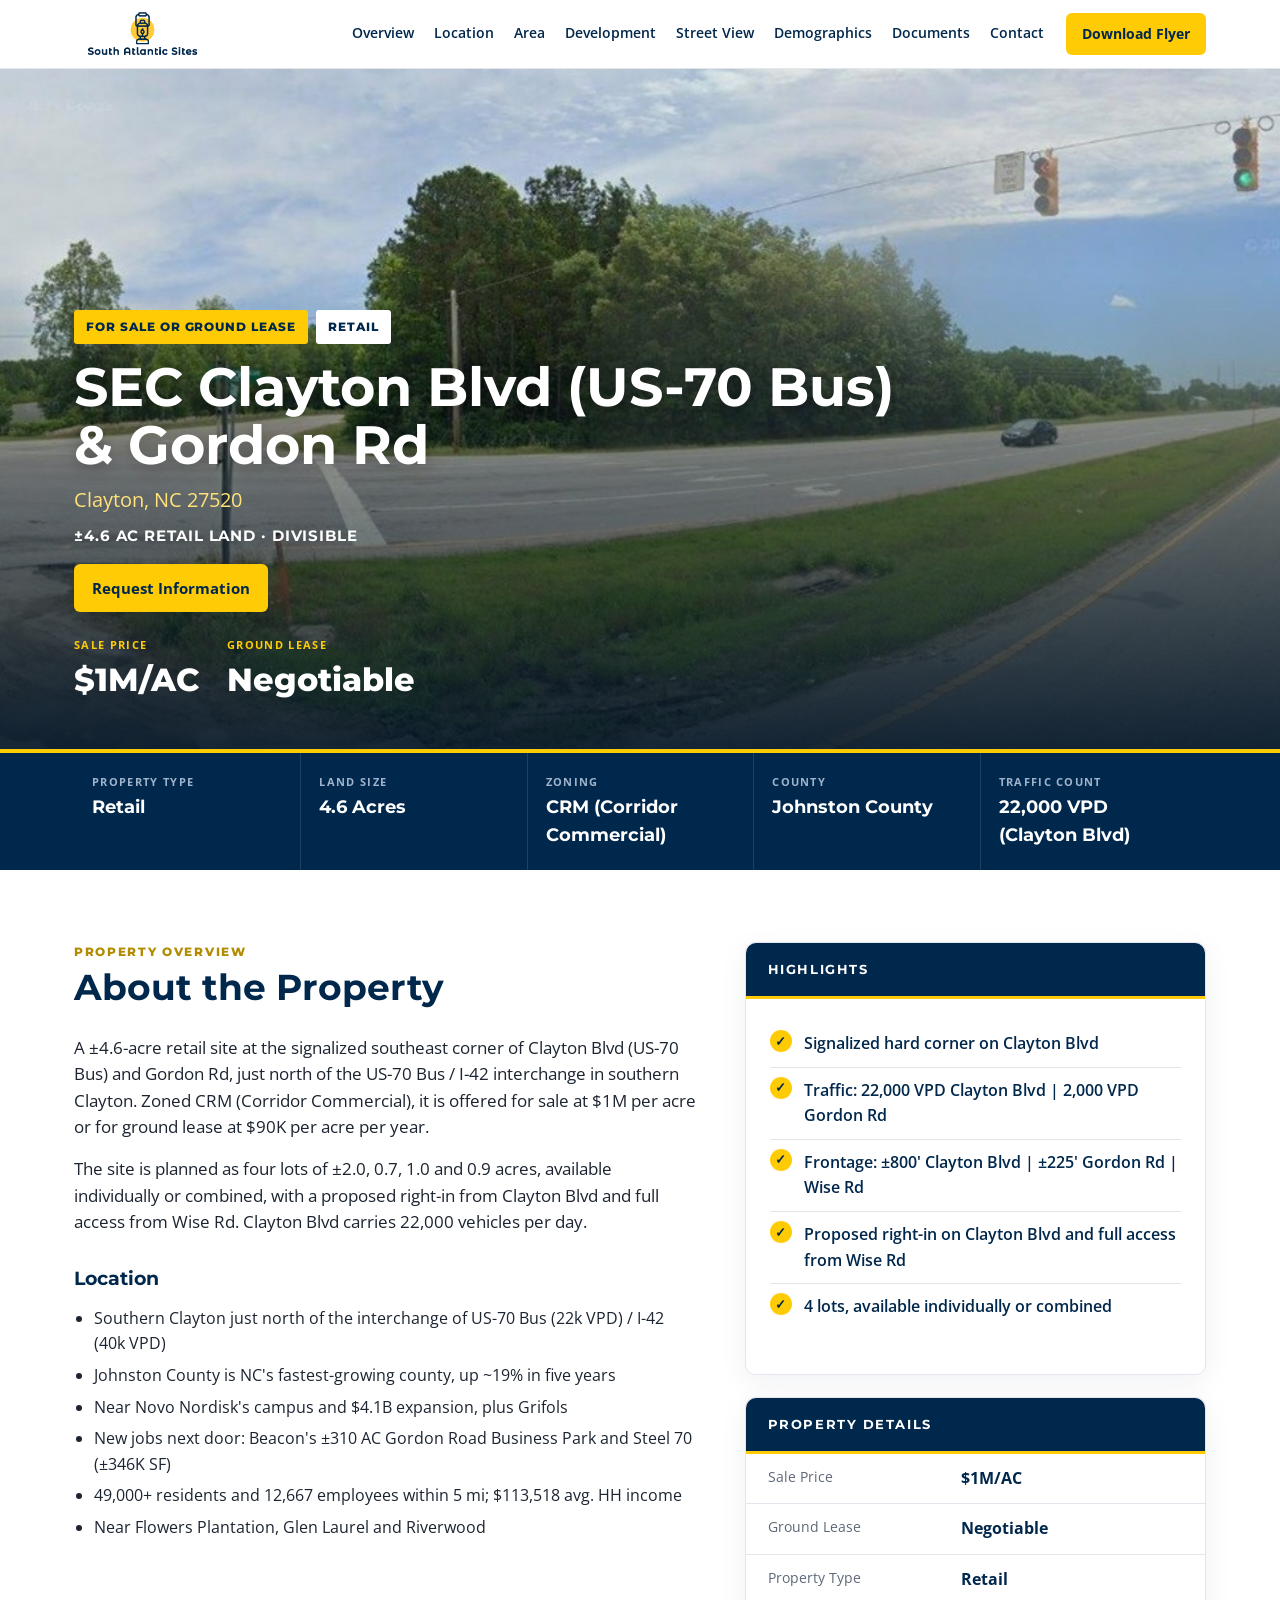
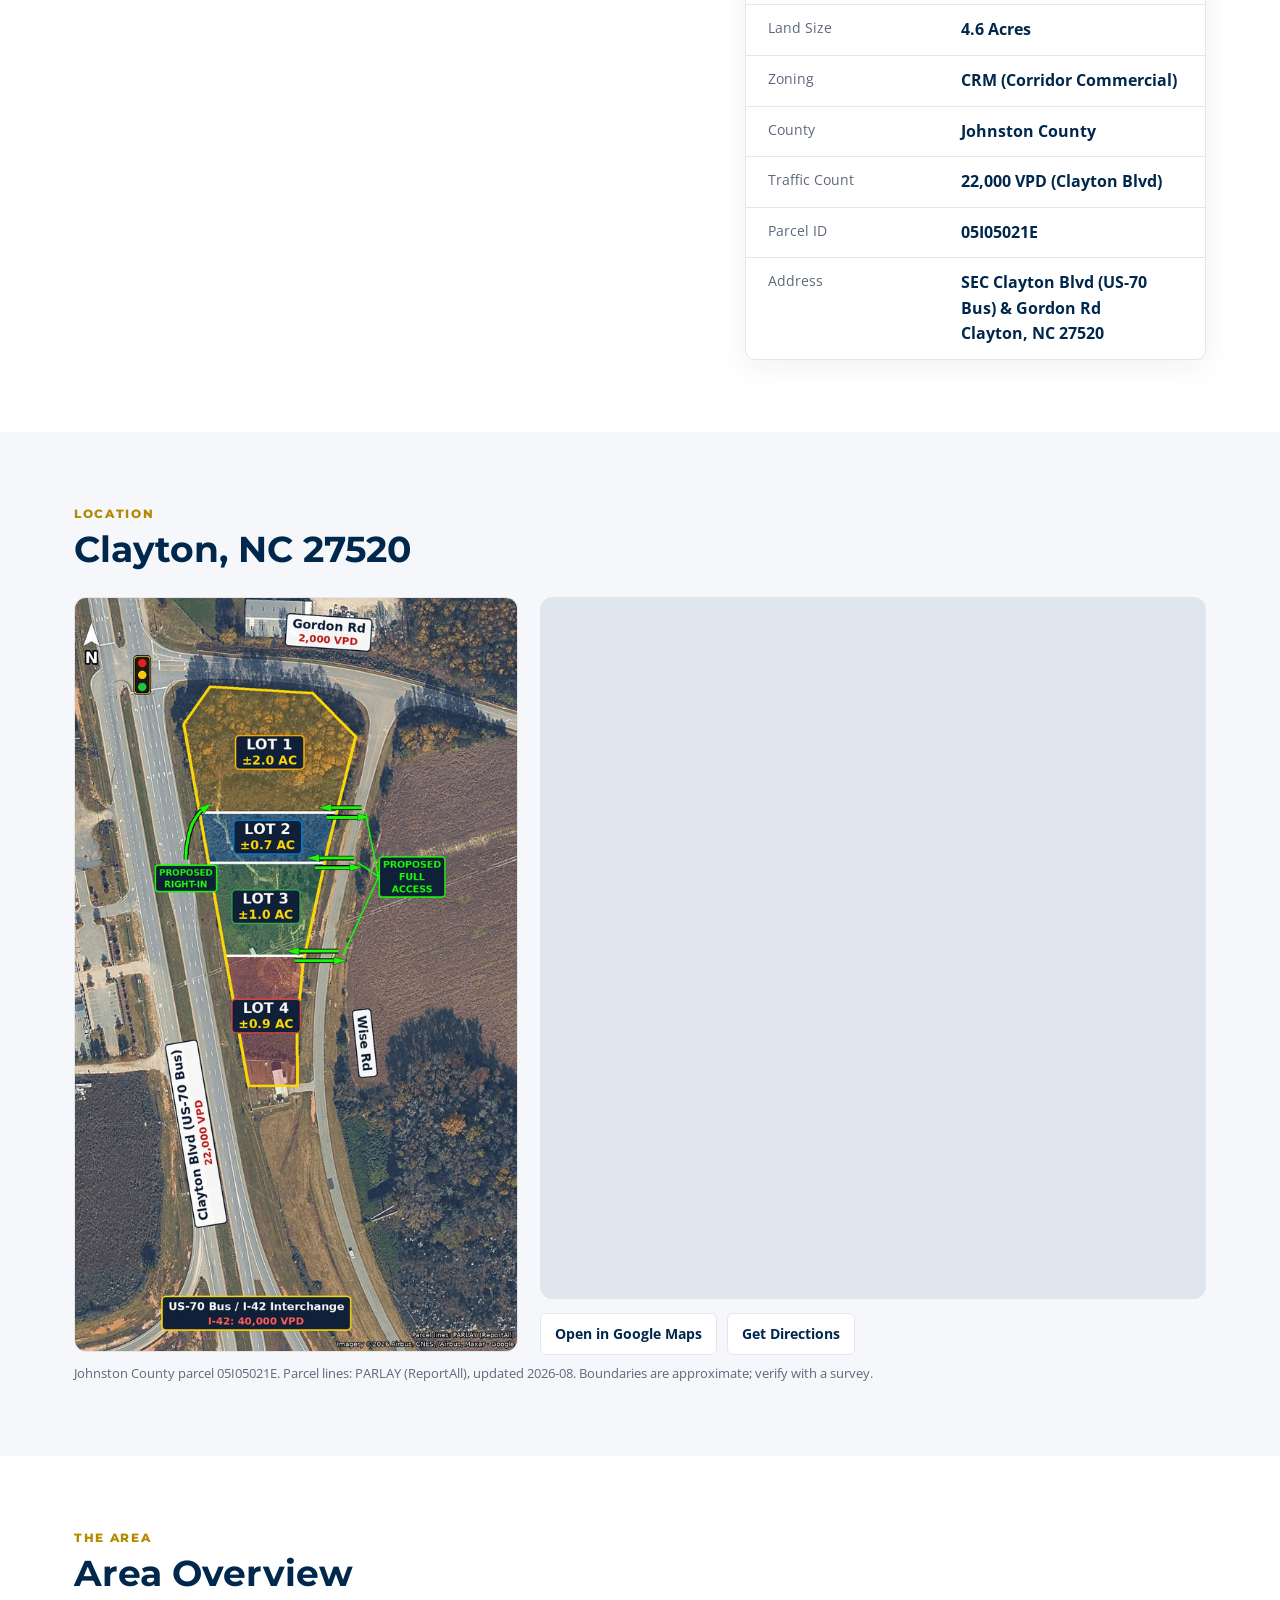
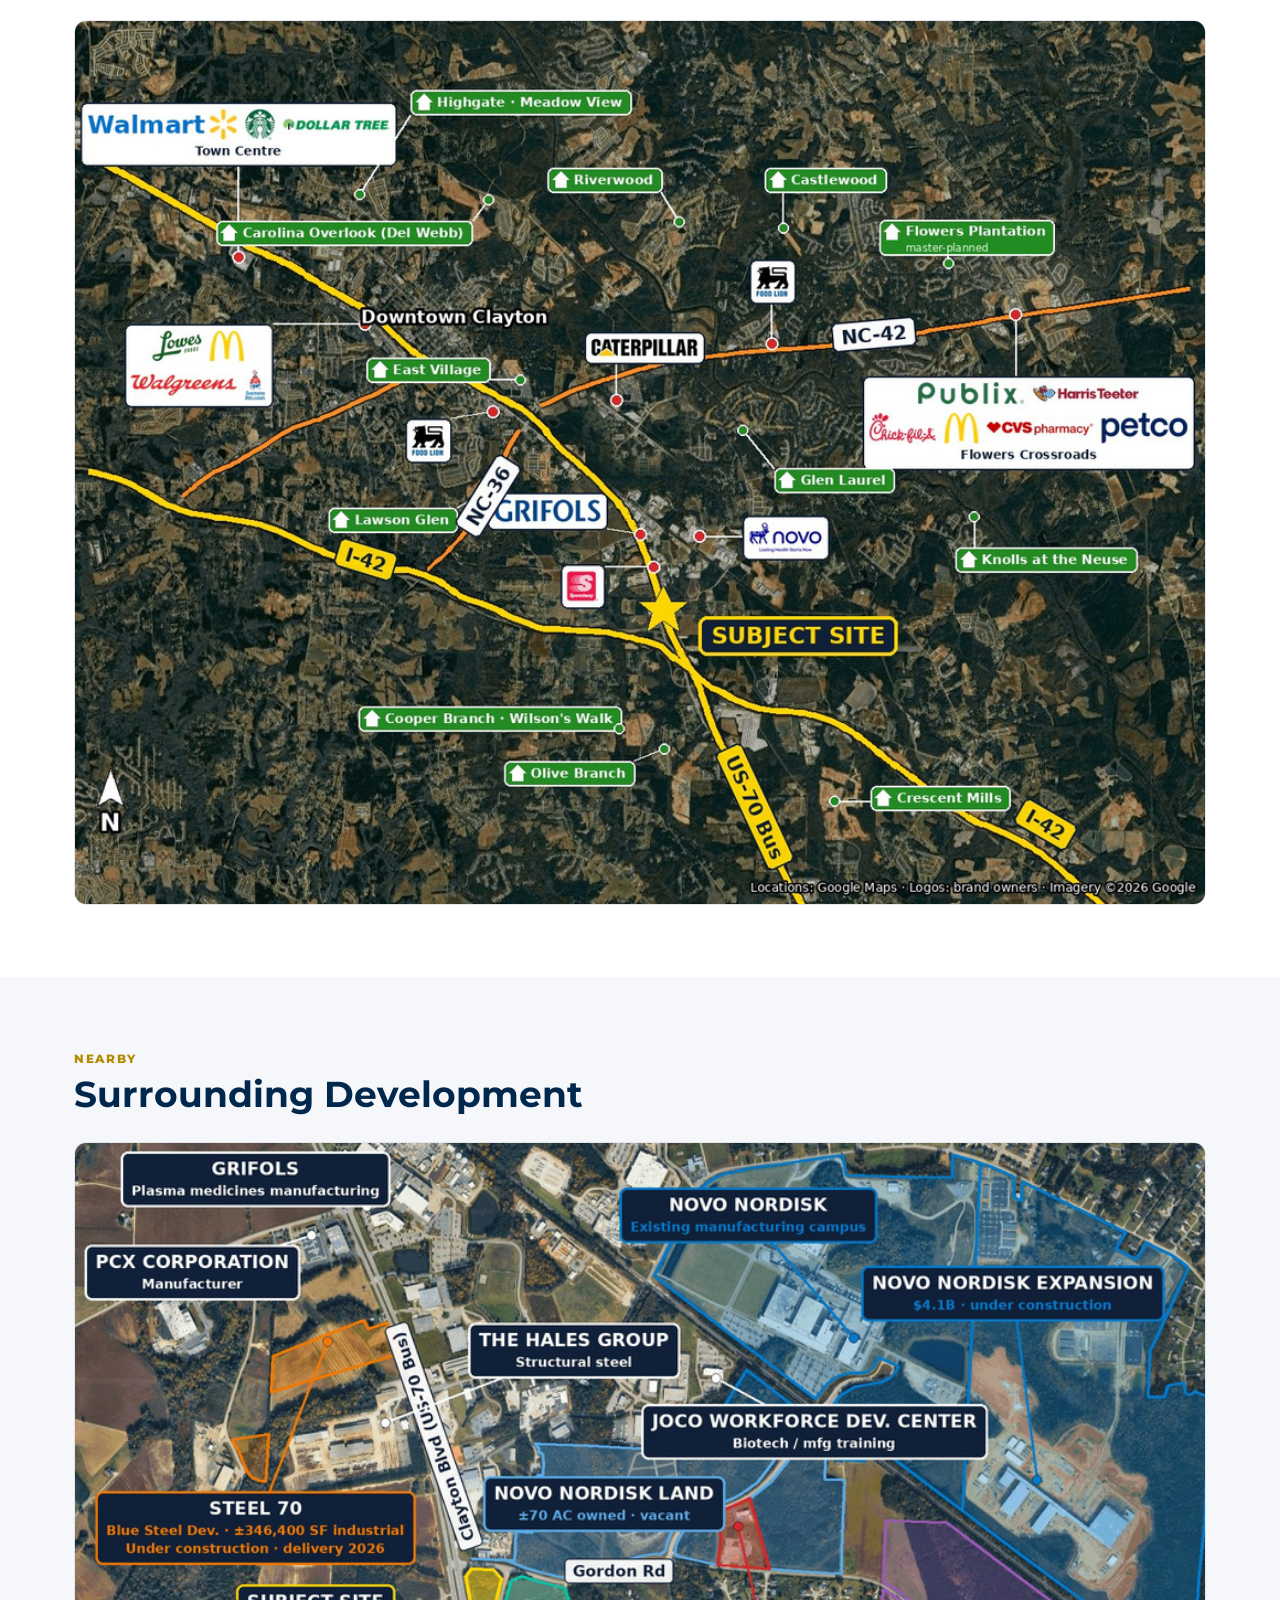
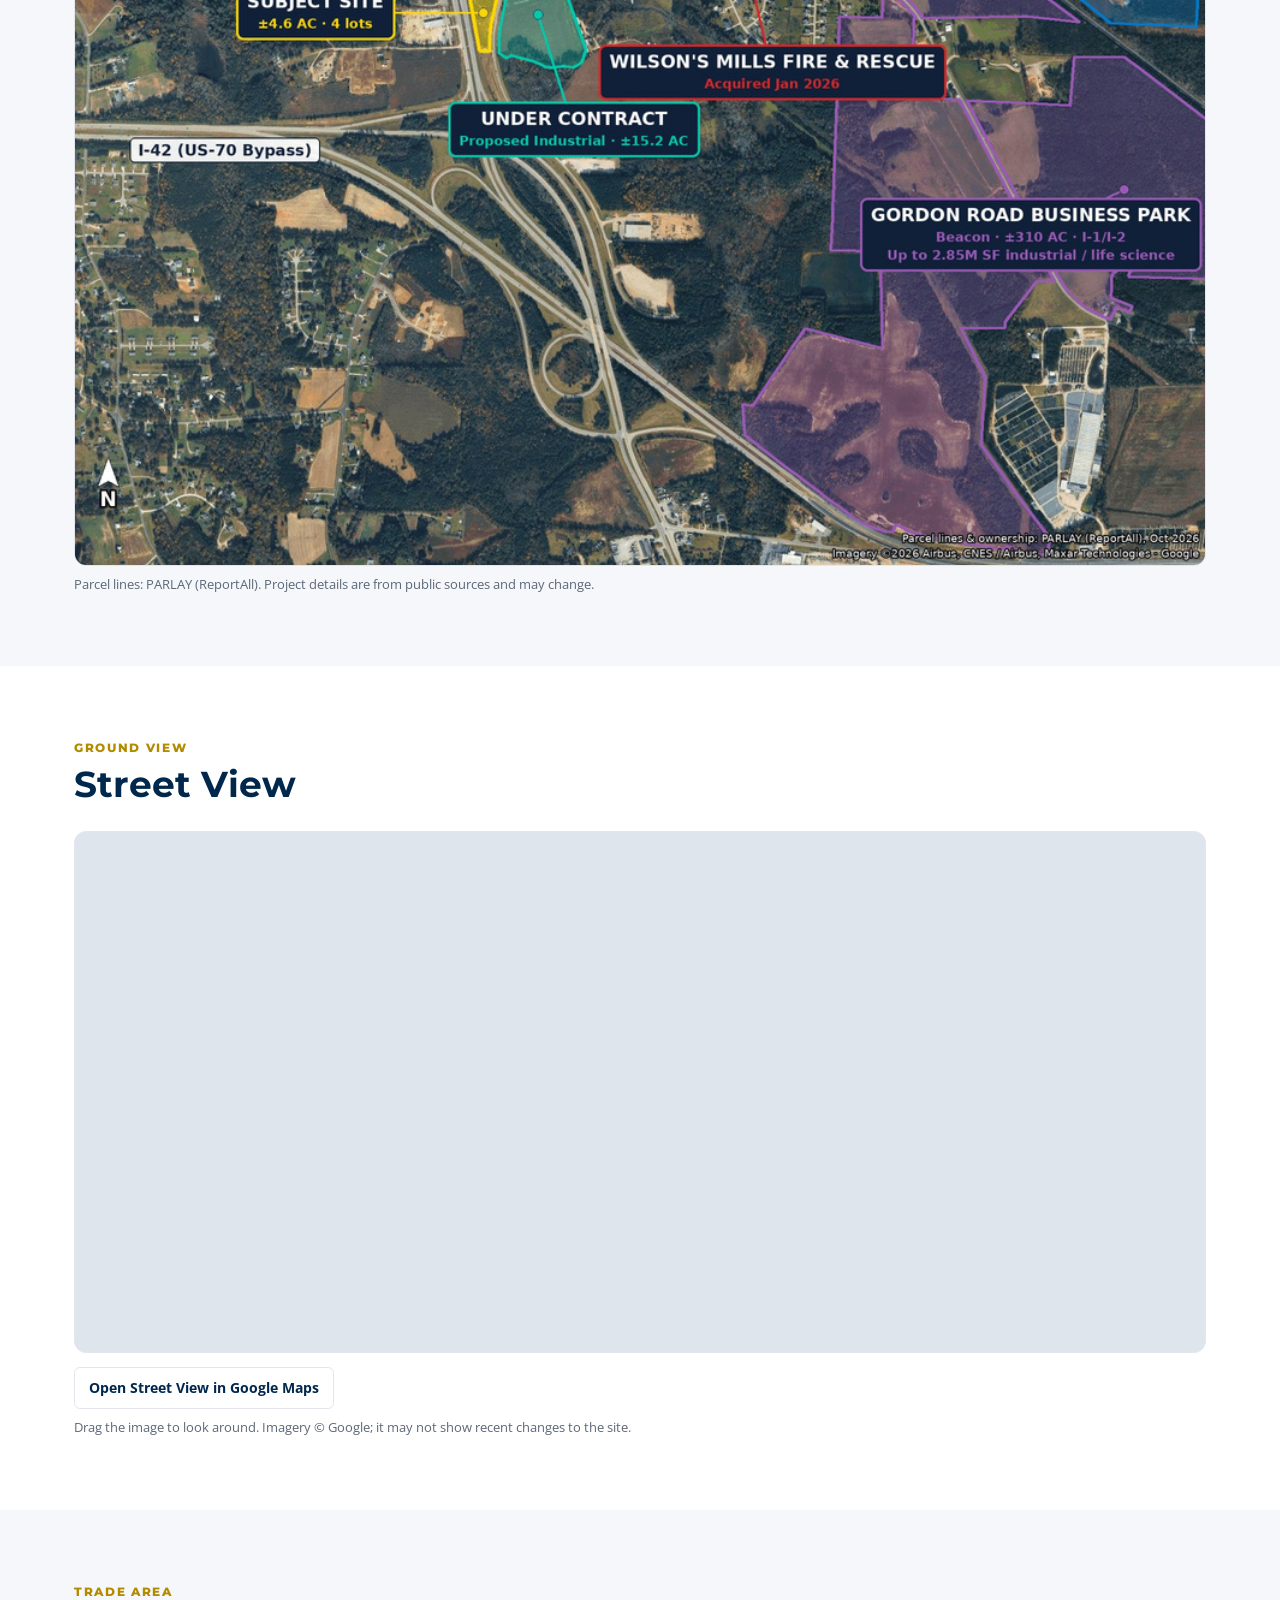
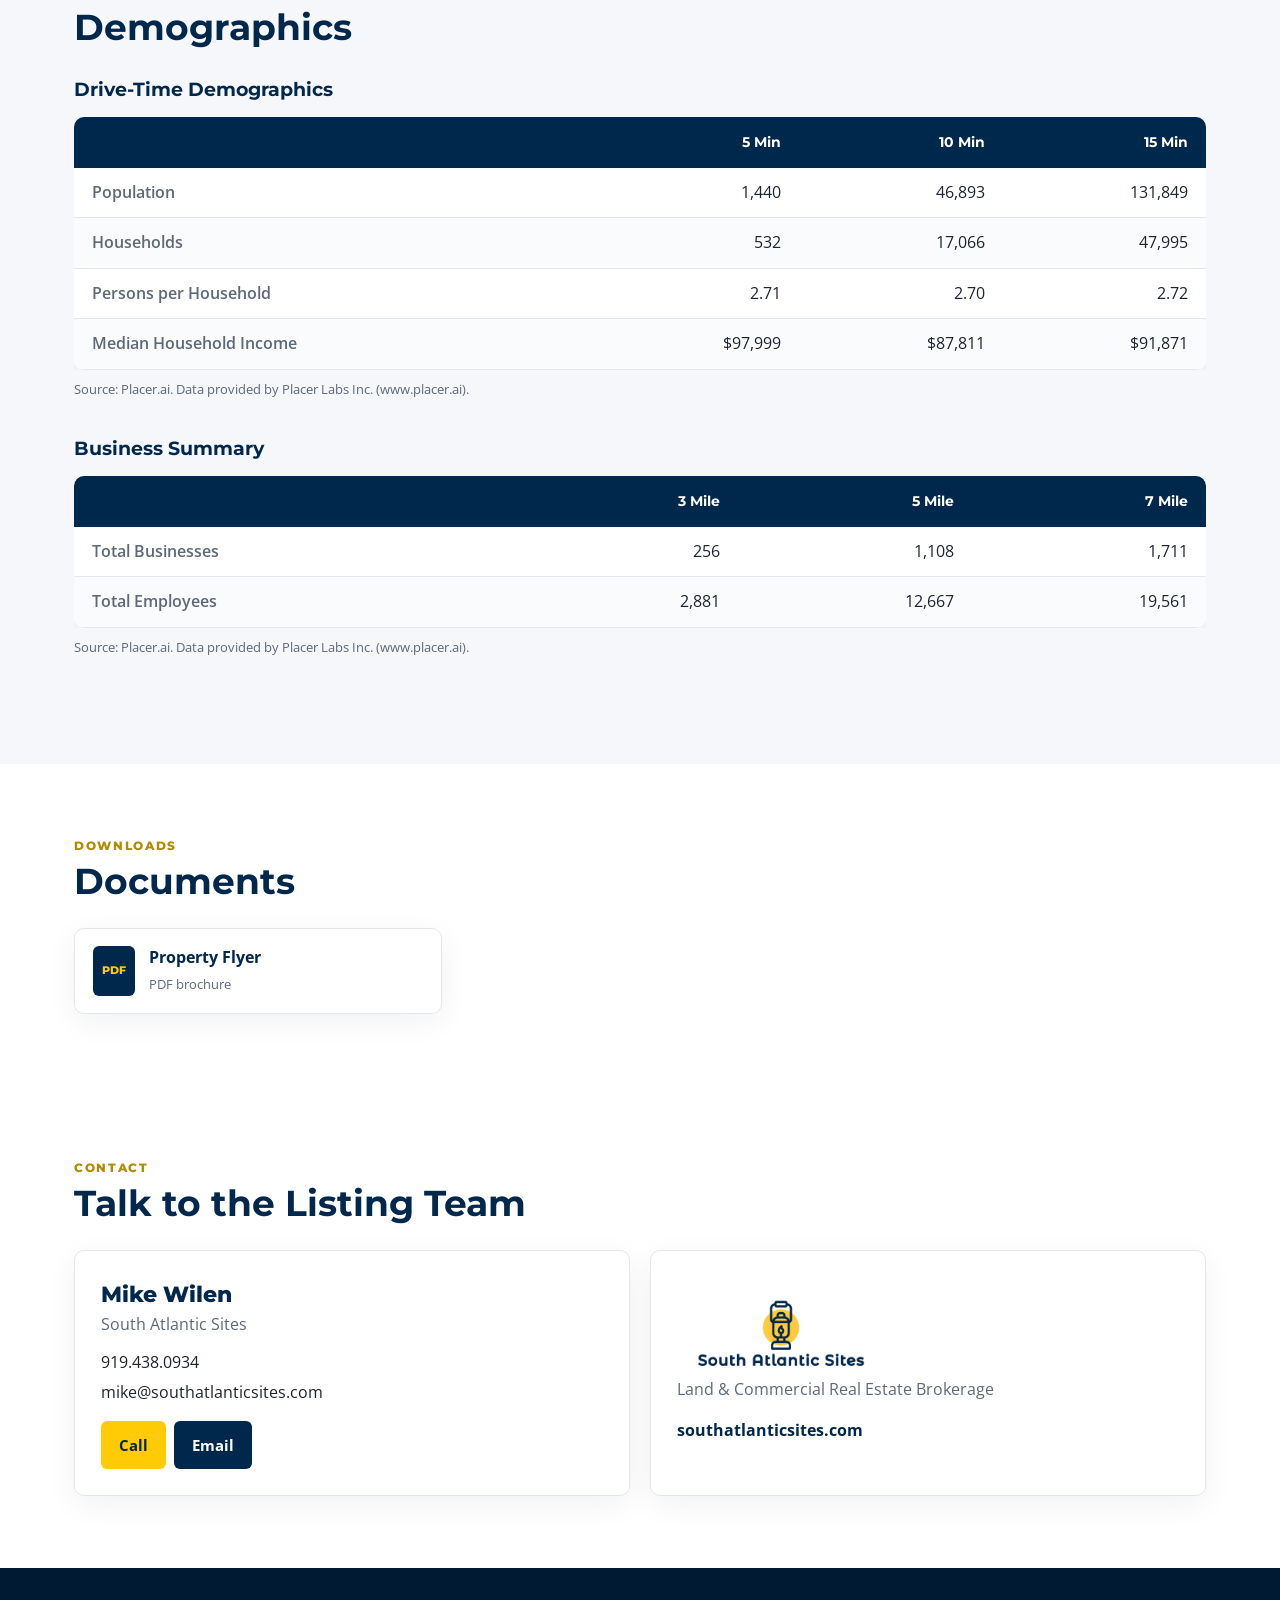
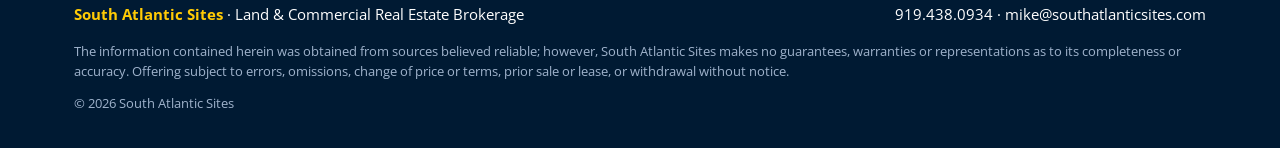
<file: listings/clayton-blvd-gordon-rd-clayton/index.html>
<!doctype html>
<html lang="en">
<head>
<meta charset="utf-8">
<meta name="viewport" content="width=device-width, initial-scale=1">
<title>SEC Clayton Blvd (US-70 Bus) &amp; Gordon Rd | For Sale or Ground Lease | South Atlantic Sites</title>
<meta name="description" content="For Sale or Ground Lease · Retail · SEC Clayton Blvd (US-70 Bus) &amp; Gordon Rd · Clayton, NC 27520">

<meta name="sas-build" content="20261111180139-f51d">
<meta property="og:title" content="SEC Clayton Blvd (US-70 Bus) &amp; Gordon Rd">
<meta property="og:description" content="For Sale or Ground Lease · Retail · Clayton, NC 27520">
<meta property="og:image" content="https://www.southatlanticsites.com/listings/clayton-blvd-gordon-rd-clayton/img/photo-1.jpg">
<link rel="preconnect" href="https://fonts.googleapis.com">
<link href="https://fonts.googleapis.com/css2?family=Montserrat:wght@600;700;800&family=Open+Sans:wght@400;600;700&display=swap" rel="stylesheet">
<style>

  :root { --navy:#00274C; --navy2:#0a3a6b; --gold:#FFCB05; --ink:#1b2430; --muted:#5d6878; --line:#e3e7ed; --bg:#f5f7fa; }
  * { box-sizing:border-box; }
  html { scroll-behavior:smooth; }
  body { margin:0; font-family:"Open Sans", "Segoe UI", Helvetica, Arial, sans-serif; color:var(--ink); background:#fff; line-height:1.6; }
  h1, h2, h3, .mont { font-family:Montserrat, "Segoe UI", Helvetica, Arial, sans-serif; }
  a { color:inherit; }
  img { max-width:100%; }
  .wrap { max-width:1180px; margin:0 auto; padding:0 24px; }
  section { scroll-margin-top:76px; }

  /* Top bar */
  .top { position:sticky; top:0; z-index:20; background:rgba(255,255,255,.97); border-bottom:1px solid var(--line); backdrop-filter:blur(6px); }
  .top .wrap { display:flex; align-items:center; gap:22px; height:68px; }
  .top img { height:46px; display:block; }
  .top nav { display:flex; gap:20px; margin-left:auto; overflow-x:auto; scrollbar-width:none; }
  .top nav a { text-decoration:none; font-weight:600; font-size:14px; color:var(--navy); white-space:nowrap; padding:6px 0; border-bottom:2px solid transparent; }
  .top nav a:hover { border-bottom-color:var(--gold); }
  .top .cta { background:var(--gold); color:var(--navy); font-weight:700; text-decoration:none; padding:10px 16px; border-radius:6px; font-size:14px; white-space:nowrap; }

  /* Hero */
  .hero { position:relative; min-height:min(76vh, 680px); display:flex; align-items:flex-end; color:#fff; background:var(--navy) center/cover no-repeat; }
  .hero::before { content:""; position:absolute; inset:0; background:linear-gradient(180deg, rgba(0,20,40,.05) 30%, rgba(0,20,40,.88) 100%); }
  .hero.nophoto { min-height:340px; background:linear-gradient(135deg, var(--navy), var(--navy2)); }
  .hero.nophoto::before { background:none; }
  .hero .wrap { position:relative; width:100%; padding-top:48px; padding-bottom:44px; display:flex; flex-wrap:wrap; gap:24px 40px; align-items:flex-end; justify-content:space-between; }
  .pills { display:flex; gap:8px; flex-wrap:wrap; margin-bottom:14px; }
  .pill { display:inline-block; background:var(--gold); color:var(--navy); font-family:Montserrat, sans-serif; font-weight:800; letter-spacing:.08em; text-transform:uppercase; font-size:12px; padding:7px 12px; border-radius:3px; }
  .pill.alert { background:#c62828; color:#fff; }
  .hero h1 { margin:0; font-size:clamp(30px, 5vw, 54px); line-height:1.08; max-width:820px; text-shadow:0 2px 18px rgba(0,0,0,.35); }
  .hero .sub { font-size:clamp(16px, 2vw, 20px); margin-top:10px; color:#ffe27a; }
  .prices { display:flex; gap:28px; flex-wrap:wrap; }
  .price .k { font-size:11px; letter-spacing:.12em; text-transform:uppercase; color:var(--gold); font-weight:700; }
  .price .v { font-family:Montserrat, sans-serif; font-size:clamp(22px, 3vw, 32px); font-weight:800; }
  .hero .btns { display:flex; gap:10px; margin-top:16px; flex-wrap:wrap; }
  .btn { display:inline-block; text-decoration:none; font-weight:700; padding:12px 18px; border-radius:6px; font-size:15px; border:0; cursor:pointer; font-family:inherit; }
  .btn.gold { background:var(--gold); color:var(--navy); }
  .btn.ghost { background:rgba(255,255,255,.12); color:#fff; border:1px solid rgba(255,255,255,.5); }
  .btn.navy { background:var(--navy); color:#fff; }
  .banner { background:#c62828; color:#fff; text-align:center; font-weight:700; letter-spacing:.06em; text-transform:uppercase; padding:10px; font-size:14px; }

  /* Spec strip */
  .specs { background:var(--navy); color:#fff; border-top:4px solid var(--gold); }
  .specs .wrap { display:grid; grid-template-columns:repeat(auto-fit, minmax(150px, 1fr)); }
  .spec { padding:20px 18px; border-left:1px solid rgba(255,255,255,.12); }
  .spec:first-child { border-left:0; }
  .spec .k { font-size:11px; letter-spacing:.12em; text-transform:uppercase; color:#9fb3cc; font-weight:700; }
  .spec .v { font-family:Montserrat, sans-serif; font-weight:700; font-size:18px; margin-top:2px; }

  /* Sections */
  .sec { padding:72px 0; }
  .sec.alt { background:var(--bg); }
  .eyebrow { font-family:Montserrat, sans-serif; color:#b28b00; font-weight:800; letter-spacing:.14em; text-transform:uppercase; font-size:12px; }
  h2 { font-size:clamp(26px, 3.2vw, 36px); color:var(--navy); margin:6px 0 26px; line-height:1.15; }
  .grid2 { display:grid; grid-template-columns: 1.35fr 1fr; gap:48px; align-items:start; }
  .desc p { margin:0 0 16px; font-size:16.5px; }
  .card { background:#fff; border:1px solid var(--line); border-radius:10px; box-shadow:0 8px 30px rgba(0,39,76,.06); }
  .hl { list-style:none; padding:22px 24px; margin:0 0 22px; }
  .hl li { position:relative; padding:10px 0 10px 34px; border-bottom:1px solid var(--line); font-weight:600; color:var(--navy); }
  .hl li:last-child { border-bottom:0; }
  .hl li::before { content:"✓"; position:absolute; left:0; top:9px; width:22px; height:22px; border-radius:50%; background:var(--gold); color:var(--navy); font-size:13px; font-weight:800; display:flex; align-items:center; justify-content:center; }
  table.facts { width:100%; border-collapse:collapse; }
  table.facts td { padding:12px 22px; border-bottom:1px solid var(--line); vertical-align:top; }
  table.facts tr:last-child td { border-bottom:0; }
  table.facts td.k { color:var(--muted); font-size:14px; width:42%; }
  table.facts td.v { font-weight:700; color:var(--navy); }
  .card h3 { margin:0; padding:16px 22px; font-size:13px; letter-spacing:.12em; text-transform:uppercase; color:#fff; background:var(--navy); border-radius:10px 10px 0 0; border-bottom:3px solid var(--gold); }

  .suites { display:grid; grid-template-columns:repeat(auto-fit, minmax(240px, 1fr)); gap:20px; }
  .suite { padding:22px; border-top:4px solid var(--gold); }
  .suite .n { font-family:Montserrat, sans-serif; font-weight:800; color:var(--navy); font-size:20px; }
  .suite .sz { font-size:28px; font-weight:800; font-family:Montserrat, sans-serif; margin:6px 0 2px; }
  .suite .rt { color:#b28b00; font-weight:700; }
  .suite p { color:var(--muted); margin:10px 0 0; font-size:14.5px; }

  .mapbox { position:relative; border-radius:12px; overflow:hidden; border:1px solid var(--line); background:#dfe5ec; }
  .mapbox iframe { display:block; width:100%; height:min(62vh, 520px); border:0; }
  .maplinks { display:flex; gap:10px; flex-wrap:wrap; margin-top:14px; }
  .maplinks a { text-decoration:none; font-weight:700; font-size:14px; color:var(--navy); border:1px solid var(--line); background:#fff; padding:9px 14px; border-radius:6px; }
  .maplinks a:hover { border-color:var(--navy); }
  .note { color:var(--muted); font-size:13px; margin-top:8px; }
  .hero .tag { font-family:Montserrat, sans-serif; font-weight:700; text-transform:uppercase; letter-spacing:.06em; margin-top:8px; font-size:15px; }
  .lp { margin:0; padding-left:20px; } .lp li { margin:6px 0; }
  .locgrid { display:grid; grid-template-columns:minmax(0, .8fr) minmax(0, 1.2fr); gap:22px; align-items:start; }
  .mapimg { display:block; border-radius:12px; overflow:hidden; border:1px solid var(--line); background:#dfe5ec; }
  .mapimg img { display:block; width:100%; height:auto; }
  .locgrid .mapbox iframe { height:min(78vh, 700px); }

  .dtable { width:100%; border-collapse:collapse; background:#fff; border-radius:10px; overflow:hidden; box-shadow:0 8px 30px rgba(0,39,76,.06); }
  .dtable th { background:var(--navy); color:#fff; text-align:right; padding:14px 18px; font-family:Montserrat, sans-serif; font-size:14px; }
  .dtable th:first-child { text-align:left; }
  .dtable td { padding:12px 18px; border-bottom:1px solid var(--line); text-align:right; font-variant-numeric:tabular-nums; }
  .dtable td:first-child { text-align:left; color:var(--muted); font-weight:600; }
  .dtable tr:nth-child(even) td { background:#fafbfd; }
  .tblwrap { overflow-x:auto; margin-bottom:10px; }
  .tsrc { font-size:12.5px; color:var(--muted); margin:0 0 34px; }
  h3.tt { color:var(--navy); margin:0 0 12px; font-size:19px; }

  .viewer { position:relative; border-radius:12px; overflow:hidden; background:#0b1a2b; }
  .viewer img { display:block; width:100%; height:min(64vh, 580px); object-fit:contain; background:#0b1a2b; cursor:zoom-in; }
  .viewer .arrow { position:absolute; top:50%; transform:translateY(-50%); width:48px; height:48px; border-radius:50%; border:0; background:rgba(255,255,255,.9); color:var(--navy); font-size:26px; cursor:pointer; box-shadow:0 4px 16px rgba(0,0,0,.25); }
  .viewer .prev { left:16px; } .viewer .next { right:16px; }
  .viewer .cap { position:absolute; left:0; right:0; bottom:0; padding:28px 20px 14px; color:#fff; background:linear-gradient(transparent, rgba(0,0,0,.7)); display:flex; justify-content:space-between; gap:16px; font-size:14.5px; }
  .thumbs { display:flex; gap:10px; overflow-x:auto; padding:12px 0 4px; }
  .thumbs button { flex:none; width:120px; height:80px; padding:0; border:3px solid transparent; border-radius:6px; overflow:hidden; cursor:pointer; background:#ddd; }
  .thumbs button.on { border-color:var(--gold); }
  .thumbs img { width:100%; height:100%; object-fit:cover; display:block; }
  .lb { position:fixed; inset:0; z-index:50; background:rgba(0,10,20,.95); display:none; align-items:center; justify-content:center; }
  .lb.open { display:flex; }
  .lb img { max-width:94vw; max-height:90vh; }
  .lb button { position:absolute; top:12px; right:16px; background:none; border:0; color:#fff; font-size:40px; cursor:pointer; }

  .docs { display:grid; grid-template-columns:repeat(auto-fill, minmax(280px, 1fr)); gap:14px; }
  .doc { display:flex; gap:14px; align-items:center; padding:16px 18px; text-decoration:none; }
  .doc .ic { flex:none; width:42px; height:50px; border-radius:6px; background:var(--navy); color:var(--gold); font-weight:800; font-size:11px; display:flex; align-items:center; justify-content:center; font-family:Montserrat, sans-serif; }
  .doc .n { font-weight:700; color:var(--navy); word-break:break-word; }
  .doc .s { font-size:12.5px; color:var(--muted); }
  .doc:hover { border-color:var(--navy); }

  .room { background:linear-gradient(135deg, var(--navy), #021a33); color:#fff; }
  .room h2 { color:#fff; }
  .room .grid2 { grid-template-columns:1fr 1.1fr; }
  .room .inside { list-style:none; padding:0; margin:18px 0 0; }
  .room .inside li { display:flex; justify-content:space-between; padding:12px 0; border-bottom:1px solid rgba(255,255,255,.14); }
  .room .inside b { color:var(--gold); }
  .rbox { background:#fff; color:var(--ink); border-radius:12px; padding:26px; }
  .rbox h3 { margin:0 0 4px; color:var(--navy); font-size:20px; }
  .rbox label { display:block; font-size:13px; font-weight:700; color:var(--muted); margin:12px 0 4px; }
  .rbox input, .rbox select { width:100%; padding:11px 12px; border:1px solid #cdd5df; border-radius:6px; font:inherit; }
  .rbox .row { display:grid; grid-template-columns:1fr 1fr; gap:12px; }
  .terms { max-height:150px; overflow:auto; font-size:13px; color:var(--muted); background:var(--bg); border:1px solid var(--line); border-radius:6px; padding:12px; margin-top:14px; white-space:pre-wrap; }
  .agree { display:flex; gap:10px; align-items:flex-start; margin:12px 0 16px; font-size:14px; }
  .agree input { width:auto; margin-top:4px; }
  .rmsg { margin-top:10px; font-size:14px; color:#c62828; }
  .rtabs { display:flex; flex-wrap:wrap; gap:8px; margin-bottom:14px; }
  .rtabs button { border:1px solid var(--line); background:#fff; padding:8px 12px; border-radius:20px; cursor:pointer; font-weight:600; color:var(--navy); font-family:inherit; }
  .rtabs button.on { background:var(--navy); color:#fff; border-color:var(--navy); }
  .rlist a { display:flex; justify-content:space-between; gap:12px; padding:12px 4px; border-bottom:1px solid var(--line); text-decoration:none; color:var(--navy); font-weight:600; }
  .rlist a span { color:var(--muted); font-weight:400; font-size:13px; white-space:nowrap; }
  .rlist a:hover { background:var(--bg); }

  .brokers { display:grid; grid-template-columns:repeat(auto-fit, minmax(260px, 1fr)); gap:20px; }
  .broker { padding:26px; }
  .broker .nm { font-family:Montserrat, sans-serif; font-weight:800; font-size:22px; color:var(--navy); }
  .broker .co { color:var(--muted); margin-bottom:12px; }
  .broker a.l { display:block; text-decoration:none; margin:4px 0; }
  .broker a.l:hover { text-decoration:underline; }
  .broker .b2 { display:flex; gap:8px; margin-top:16px; }
  footer { background:#001a33; color:#9fb3cc; font-size:12.5px; }
  footer .wrap { padding-top:34px; padding-bottom:34px; }
  footer .f1 { display:flex; flex-wrap:wrap; justify-content:space-between; gap:12px; color:#fff; font-size:15px; margin-bottom:16px; }
  footer .f1 b { color:var(--gold); }
  footer a { text-decoration:none; }

  @media (max-width:900px) {
    .top nav { display:none; }
    .grid2, .room .grid2, .locgrid { grid-template-columns:1fr; gap:30px; }
    .sec { padding:52px 0; }
    .rbox .row { grid-template-columns:1fr; }
    .top img { height:38px; }
    .viewer img { height:auto; max-height:70vh; }
    .viewer .arrow { width:40px; height:40px; font-size:22px; }
  }
  [hidden] { display:none !important; }
  /* Deal room (after registering) */
  .room-meta { margin-top:18px; color:#9fb3cc; font-size:14px; }
  .room-app { scroll-margin-top:84px; background:#fff; color:var(--ink); border-radius:14px; overflow:hidden; box-shadow:0 20px 60px rgba(0,0,0,.35); }
  .ra-head { display:flex; flex-wrap:wrap; gap:16px 24px; align-items:center; justify-content:space-between; padding:22px 26px; background:linear-gradient(135deg, #00274C, #0a3a6b); color:#fff; border-bottom:4px solid var(--gold); }
  .ra-k { font-family:Montserrat, sans-serif; font-weight:800; letter-spacing:.12em; text-transform:uppercase; font-size:11px; color:var(--gold); }
  .ra-t { font-family:Montserrat, sans-serif; font-weight:800; font-size:24px; line-height:1.2; margin:4px 0; }
  .ra-s { color:#c9d4e2; font-size:13.5px; }
  .ra-s a { color:#c9d4e2; }
  .ra-tools { display:flex; gap:10px; flex-wrap:wrap; }
  .ra-tools input { padding:10px 14px; border-radius:8px; border:0; font:inherit; min-width:220px; }
  .ra-btn { border:1px solid var(--line); background:#fff; color:var(--navy); font:inherit; font-weight:700; font-size:13.5px; padding:8px 14px; border-radius:7px; cursor:pointer; white-space:nowrap; }
  .ra-btn:hover { border-color:var(--navy); }
  .ra-btn.gold { background:var(--gold); border-color:var(--gold); }
  .ra-btn.ghost { padding:8px 10px; }
  .ra-btn:disabled { opacity:.6; cursor:wait; }
  .ra-welcome { padding:16px 26px; background:#fffbea; border-bottom:1px solid #f3e3a1; color:#4a3b00; font-size:15px; }
  .ra-body { display:grid; grid-template-columns:250px 1fr; min-height:420px; }
  .ra-folders { background:var(--bg); border-right:1px solid var(--line); padding:14px 10px; display:flex; flex-direction:column; gap:2px; }
  .ra-folders button { display:flex; justify-content:space-between; gap:8px; align-items:center; text-align:left; border:0; background:none; padding:10px 12px; border-radius:7px; font:inherit; font-weight:600; color:var(--navy); cursor:pointer; }
  .ra-folders button:hover { background:#e9eef4; }
  .ra-folders button.on { background:var(--navy); color:#fff; }
  .ra-folders button b { font-size:12px; background:rgba(0,39,76,.08); border-radius:10px; padding:1px 8px; }
  .ra-folders button.on b { background:var(--gold); color:var(--navy); }
  .ra-contact { margin-top:auto; padding:16px 12px 4px; border-top:1px solid var(--line); font-size:13.5px; display:flex; flex-direction:column; gap:2px; }
  .ra-contact a { color:var(--navy); text-decoration:none; }
  .ra-k2 { font-size:11px; font-weight:700; text-transform:uppercase; letter-spacing:.08em; color:var(--muted); margin-bottom:4px; }
  .ra-list { padding:8px 22px 22px; }
  .ra-group { margin-top:14px; }
  .ra-gh { display:flex; justify-content:space-between; align-items:center; padding:8px 0; border-bottom:2px solid var(--gold); margin-bottom:4px; font-family:Montserrat, sans-serif; font-weight:800; color:var(--navy); }
  .ra-gh i { font-style:normal; font-family:"Open Sans", sans-serif; font-weight:600; font-size:12px; color:var(--muted); margin-left:6px; }
  .ra-link { border:0; background:none; color:#b28b00; font:inherit; font-weight:700; font-size:13px; cursor:pointer; }
  .ra-doc { display:grid; grid-template-columns:46px 1fr auto auto; gap:14px; align-items:center; padding:12px 6px; border-bottom:1px solid var(--line); }
  .ra-doc:hover { background:#fafbfd; }
  .ra-ic { display:flex; align-items:center; justify-content:center; width:46px; height:54px; border-radius:6px; background:#5d6878; color:#fff; font-family:Montserrat, sans-serif; font-weight:800; font-size:11px; }
  .ra-ic.pdf { background:#c62828; } .ra-ic.img { background:#2e7d32; } .ra-ic.big { width:70px; height:84px; font-size:15px; margin:0 auto 10px; }
  .ra-name { border:0; background:none; text-align:left; font:inherit; color:var(--navy); cursor:pointer; padding:0; min-width:0; }
  .ra-name b { font-size:15.5px; }
  .ra-name:hover b { text-decoration:underline; }
  .ra-desc { display:block; color:var(--muted); font-size:13.5px; margin-top:2px; }
  .ra-badge { display:inline-block; margin-left:8px; font-size:10.5px; font-weight:800; letter-spacing:.06em; text-transform:uppercase; padding:2px 7px; border-radius:4px; vertical-align:2px; }
  .ra-badge.new { background:var(--gold); color:var(--navy); } .ra-badge.upd { background:#e3f0ff; color:#0a3a6b; }
  .ra-info { color:var(--muted); font-size:12.5px; text-align:right; white-space:nowrap; }
  .ra-acts { display:flex; gap:6px; }
  .ra-empty { padding:40px; text-align:center; color:var(--muted); }
  .rv { position:fixed; inset:0; z-index:80; background:rgba(0,12,24,.92); display:none; flex-direction:column; }
  .rv.open { display:flex; }
  .rv-bar { display:flex; align-items:center; gap:10px; padding:12px 18px; background:#00274C; color:#fff; border-bottom:3px solid var(--gold); }
  .rv-t { flex:1; min-width:0; } .rv-t b { display:block; font-family:Montserrat, sans-serif; font-size:16px; white-space:nowrap; overflow:hidden; text-overflow:ellipsis; }
  .rv-t span { color:#c9d4e2; font-size:13px; white-space:nowrap; overflow:hidden; text-overflow:ellipsis; display:block; }
  .rv-n { color:#c9d4e2; font-size:13px; white-space:nowrap; }
  .rv-b { border:0; background:rgba(255,255,255,.12); color:#fff; font:inherit; font-weight:700; font-size:16px; min-width:40px; height:38px; border-radius:7px; cursor:pointer; }
  .rv-b:disabled { opacity:.3; cursor:default; } .rv-b.dl { background:var(--gold); color:var(--navy); font-size:14px; padding:0 14px; }
  .rv-body { flex:1; min-height:0; display:flex; align-items:center; justify-content:center; padding:14px; }
  .rv-body iframe { width:100%; height:100%; border:0; background:#fff; border-radius:6px; }
  .rv-body img { max-width:100%; max-height:100%; border-radius:6px; }
  .rv-none { background:#fff; color:var(--ink); border-radius:12px; padding:34px 40px; text-align:center; }
  body.room-only > :not(section#dealroom):not(script):not(style):not(.rv) { display:none !important; }
  body.room-only section#dealroom { padding:20px 0; min-height:100vh; }
  @media (max-width:900px) {
    .ra-body { grid-template-columns:1fr; }
    .ra-folders { flex-direction:row; overflow-x:auto; border-right:0; border-bottom:1px solid var(--line); }
    .ra-folders button { white-space:nowrap; }
    .ra-contact { display:none; }
    .ra-doc { grid-template-columns:40px 1fr auto; }
    .ra-info { display:none; }
    .ra-list { padding:4px 12px 16px; }
    .ra-tools input { min-width:0; flex:1; }
  }
  @media print { .top, .lb, .viewer .arrow, .rbox { display:none !important; } }
</style>
</head>
<body>

<header class="top">
  <div class="wrap">
    <a href="https://southatlanticsites.com" target="_blank" rel="noopener"><img src="img/logo.png" alt="South Atlantic Sites"></a>
    <nav><a href="#overview">Overview</a><a href="#location">Location</a><a href="#area">Area</a><a href="#development">Development</a><a href="#street">Street View</a><a href="#demographics">Demographics</a><a href="#documents">Documents</a><a href="#contact">Contact</a></nav>
    <a class="cta" href="clayton-blvd-gordon-rd-clayton-flyer.pdf" target="_blank" rel="noopener">Download Flyer</a>
  </div>
</header>



<div class="hero" style="background-image:url('img/photo-1.jpg')">
  <div class="wrap">
    <div>
      <div class="pills"><span class="pill">For Sale or Ground Lease</span><span class="pill" style="background:#fff">Retail</span></div>
      <h1>SEC Clayton Blvd (US-70 Bus) &amp; Gordon Rd</h1>
      <div class="sub">Clayton, NC 27520</div>
      <div class="tag">±4.6 AC Retail Land · Divisible</div>
      <div class="btns">
        <a class="btn gold" href="#contact">Request Information</a>
        
      </div>
    </div>
    <div class="prices"><div class="price"><div class="k">Sale Price</div><div class="v">$1M/AC</div></div><div class="price"><div class="k">Ground Lease</div><div class="v">Negotiable</div></div></div>
  </div>
</div>

<div class="specs"><div class="wrap"><div class="spec"><div class="k">Property Type</div><div class="v">Retail</div></div><div class="spec"><div class="k">Land Size</div><div class="v">4.6 Acres</div></div><div class="spec"><div class="k">Zoning</div><div class="v">CRM (Corridor Commercial)</div></div><div class="spec"><div class="k">County</div><div class="v">Johnston County</div></div><div class="spec"><div class="k">Traffic Count</div><div class="v">22,000 VPD (Clayton Blvd)</div></div></div></div>

<section id="overview" class="sec">
  <div class="wrap grid2">
    <div>
      <div class="eyebrow">Property Overview</div>
      <h2>About the Property</h2>
      <div class="desc"><p>A ±4.6-acre retail site at the signalized southeast corner of Clayton Blvd (US-70 Bus) and Gordon Rd, just north of the US-70 Bus / I-42 interchange in southern Clayton. Zoned CRM (Corridor Commercial), it is offered for sale at $1M per acre or for ground lease at $90K per acre per year.</p><p>The site is planned as four lots of ±2.0, 0.7, 1.0 and 0.9 acres, available individually or combined, with a proposed right-in from Clayton Blvd and full access from Wise Rd. Clayton Blvd carries 22,000 vehicles per day.</p></div>
      <h3 class="tt" style="margin-top:28px">Location</h3><ul class="lp"><li>Southern Clayton just north of the interchange of US-70 Bus (22k VPD) / I-42 (40k VPD)</li><li>Johnston County is NC&#39;s fastest-growing county, up ~19% in five years</li><li>Near Novo Nordisk&#39;s campus and $4.1B expansion, plus Grifols</li><li>New jobs next door: Beacon&#39;s ±310 AC Gordon Road Business Park and Steel 70 (±346K SF)</li><li>49,000+ residents and 12,667 employees within 5 mi; $113,518 avg. HH income</li><li>Near Flowers Plantation, Glen Laurel and Riverwood</li></ul>
    </div>
    <div>
      <div class="card"><h3>Highlights</h3><ul class="hl"><li>Signalized hard corner on Clayton Blvd</li><li>Traffic: 22,000 VPD Clayton Blvd | 2,000 VPD Gordon Rd</li><li>Frontage: ±800&#39; Clayton Blvd | ±225&#39; Gordon Rd | Wise Rd</li><li>Proposed right-in on Clayton Blvd and full access from Wise Rd</li><li>4 lots, available individually or combined</li></ul></div><div style="height:22px"></div>
      <div class="card"><h3>Property Details</h3><table class="facts"><tr><td class="k">Sale Price</td><td class="v">$1M/AC</td></tr><tr><td class="k">Ground Lease</td><td class="v">Negotiable</td></tr><tr><td class="k">Property Type</td><td class="v">Retail</td></tr><tr><td class="k">Land Size</td><td class="v">4.6 Acres</td></tr><tr><td class="k">Zoning</td><td class="v">CRM (Corridor Commercial)</td></tr><tr><td class="k">County</td><td class="v">Johnston County</td></tr><tr><td class="k">Traffic Count</td><td class="v">22,000 VPD (Clayton Blvd)</td></tr><tr><td class="k">Parcel ID</td><td class="v">05I05021E</td></tr>
      <tr><td class="k">Address</td><td class="v">SEC Clayton Blvd (US-70 Bus) &amp; Gordon Rd<br>Clayton, NC 27520</td></tr></table></div>
    </div>
  </div>
</section>
<section id="location" class="sec alt"><div class="wrap">
  <div class="eyebrow">Location</div><h2>Clayton, NC 27520</h2>
  <div class="locgrid">
    <a class="mapimg" href="img/map-site.jpg" target="_blank" rel="noopener"><img src="img/map-site.jpg" alt="Aerial of the property with its parcel lines"></a>
    <div><div class="mapbox"><iframe src="https://maps.google.com/maps?q=35.607335%2C-78.415473&amp;t=k&amp;z=17&amp;ie=UTF8&amp;output=embed" title="Satellite map of the property" loading="lazy" referrerpolicy="no-referrer-when-downgrade" allowfullscreen></iframe></div>
    <div class="maplinks"><a href="https://www.google.com/maps/search/?api=1&amp;query=35.607335%2C-78.415473" target="_blank" rel="noopener">Open in Google Maps</a><a href="https://www.google.com/maps/dir/?api=1&amp;destination=35.607335%2C-78.415473" target="_blank" rel="noopener">Get Directions</a></div></div>
  </div>
  <div class="note">Johnston County parcel 05I05021E. Parcel lines: PARLAY (ReportAll), updated 2026-08. Boundaries are approximate; verify with a survey.</div>
</div></section>
<section id="area" class="sec"><div class="wrap">
  <div class="eyebrow">The Area</div><h2>Area Overview</h2>
  <a class="mapimg" href="img/map-area.jpg" target="_blank" rel="noopener"><img src="img/map-area.jpg" alt="Area map with nearby employers, retail and neighborhoods"></a>
</div></section>
<section id="development" class="sec alt"><div class="wrap">
  <div class="eyebrow">Nearby</div><h2>Surrounding Development</h2>
  <a class="mapimg" href="img/map-dev.jpg" target="_blank" rel="noopener"><img src="img/map-dev.jpg" alt="Map of surrounding development"></a>
  <div class="note">Parcel lines: PARLAY (ReportAll). Project details are from public sources and may change.</div>
</div></section>
<section id="street" class="sec"><div class="wrap">
  <div class="eyebrow">Ground View</div><h2>Street View</h2>
  <div class="mapbox"><iframe src="https://maps.google.com/maps?layer=c&amp;cbll=35.60905,-78.4164&amp;cbp=11,140,0,0,0&amp;source=embed&amp;output=svembed" title="Google Street View of the property" loading="lazy" referrerpolicy="no-referrer-when-downgrade" allowfullscreen></iframe></div>
  <div class="maplinks"><a href="https://www.google.com/maps/@?api=1&amp;map_action=pano&amp;viewpoint=35.60905,-78.4164&amp;heading=140" target="_blank" rel="noopener">Open Street View in Google Maps</a></div>
  <div class="note">Drag the image to look around. Imagery © Google; it may not show recent changes to the site.</div>
</div></section>
<section id="demographics" class="sec alt"><div class="wrap">
  <div class="eyebrow">Trade Area</div><h2>Demographics</h2>
  <h3 class="tt">Drive-Time Demographics</h3><div class="tblwrap"><table class="dtable"><thead><tr><th></th><th>5 Min</th><th>10 Min</th><th>15 Min</th></tr></thead><tbody><tr><td>Population</td><td>1,440</td><td>46,893</td><td>131,849</td></tr><tr><td>Households</td><td>532</td><td>17,066</td><td>47,995</td></tr><tr><td>Persons per Household</td><td>2.71</td><td>2.70</td><td>2.72</td></tr><tr><td>Median Household Income</td><td>$97,999</td><td>$87,811</td><td>$91,871</td></tr></tbody></table></div>
  <p class="tsrc">Source: Placer.ai. Data provided by Placer Labs Inc. (www.placer.ai).</p><h3 class="tt">Business Summary</h3><div class="tblwrap"><table class="dtable"><thead><tr><th></th><th>3 Mile</th><th>5 Mile</th><th>7 Mile</th></tr></thead><tbody><tr><td>Total Businesses</td><td>256</td><td>1,108</td><td>1,711</td></tr><tr><td>Total Employees</td><td>2,881</td><td>12,667</td><td>19,561</td></tr></tbody></table></div>
  <p class="tsrc">Source: Placer.ai. Data provided by Placer Labs Inc. (www.placer.ai).</p>
</div></section>
<section id="documents" class="sec"><div class="wrap">
  <div class="eyebrow">Downloads</div><h2>Documents</h2>
  <div class="docs">
    <a class="card doc" href="clayton-blvd-gordon-rd-clayton-flyer.pdf" target="_blank" rel="noopener"><span class="ic">PDF</span><span><span class="n">Property Flyer</span><br><span class="s">PDF brochure</span></span></a>
    
  </div>
</div></section>



















<section id="contact" class="sec"><div class="wrap">
  <div class="eyebrow">Contact</div><h2>Talk to the Listing Team</h2>
  <div class="brokers"><div class="card broker"><div class="nm">Mike Wilen</div><div class="co">South Atlantic Sites</div>
      <a class="l" href="tel:9194380934">919.438.0934</a>
      <a class="l" href="mailto:mike@southatlanticsites.com?subject=Inquiry%3A%20SEC%20Clayton%20Blvd%20(US-70%20Bus)%20%26%20Gordon%20Rd">mike@southatlanticsites.com</a>
      <div class="b2"><a class="btn gold" href="tel:9194380934">Call</a><a class="btn navy" href="mailto:mike@southatlanticsites.com?subject=Inquiry%3A%20SEC%20Clayton%20Blvd%20(US-70%20Bus)%20%26%20Gordon%20Rd">Email</a></div></div>
    <div class="card broker" style="display:flex;flex-direction:column;justify-content:center;align-items:flex-start">
      <img src="img/logo.png" alt="South Atlantic Sites" style="height:70px">
      <div class="co" style="margin-top:8px">Land &amp; Commercial Real Estate Brokerage</div>
      <a class="l" href="https://southatlanticsites.com" target="_blank" rel="noopener" style="font-weight:700;color:var(--navy)">southatlanticsites.com</a>
    </div>
  </div>
</div></section>

<footer><div class="wrap">
  <div class="f1"><div><b>South Atlantic Sites</b> · Land &amp; Commercial Real Estate Brokerage</div><div><a href="tel:9194380934">919.438.0934</a> · <a href="mailto:mike@southatlanticsites.com">mike@southatlanticsites.com</a></div></div>
  The information contained herein was obtained from sources believed reliable; however, South Atlantic Sites makes no guarantees, warranties or representations as to its completeness or accuracy. Offering subject to errors, omissions, change of price or terms, prior sale or lease, or withdrawal without notice.
  <div style="margin-top:12px">© 2026 South Atlantic Sites</div>
</div></footer>



<script>
(function () {
  var CAPS = ["View from the intersection"];
  var g = document.getElementById("gImg");
  if (g) {
    var thumbs = Array.prototype.slice.call(document.querySelectorAll("#gThumbs button"));
    var srcs = thumbs.map(function (b) { return b.querySelector("img").src; });
    var at = 0;
    var show = function (i) {
      at = (i + srcs.length) % srcs.length;
      window.__galleryAt = at;
      g.src = srcs[at];
      var cap = document.getElementById("gCap");
      cap.textContent = CAPS[at] || "";
      if (cap.dataset.edit) cap.dataset.edit = "cap:" + at;
      document.getElementById("gNum").textContent = (at + 1) + " / " + srcs.length;
      thumbs.forEach(function (b, k) { b.className = k === at ? "on" : ""; });
    };
    document.getElementById("gPrev").onclick = function () { show(at - 1); };
    document.getElementById("gNext").onclick = function () { show(at + 1); };
    thumbs.forEach(function (b, k) { b.onclick = function () { show(k); }; });
    var lb = document.getElementById("lb");
    g.onclick = function () { lb.querySelector("img").src = srcs[at]; lb.classList.add("open"); };
    lb.onclick = function () { lb.classList.remove("open"); };
    document.addEventListener("keydown", function (e) {
      if (e.key === "Escape") lb.classList.remove("open");
      if (e.key === "ArrowLeft") show(at - 1);
      if (e.key === "ArrowRight") show(at + 1);
    });
  }

})();

</script>

</body>
</html>
</file>
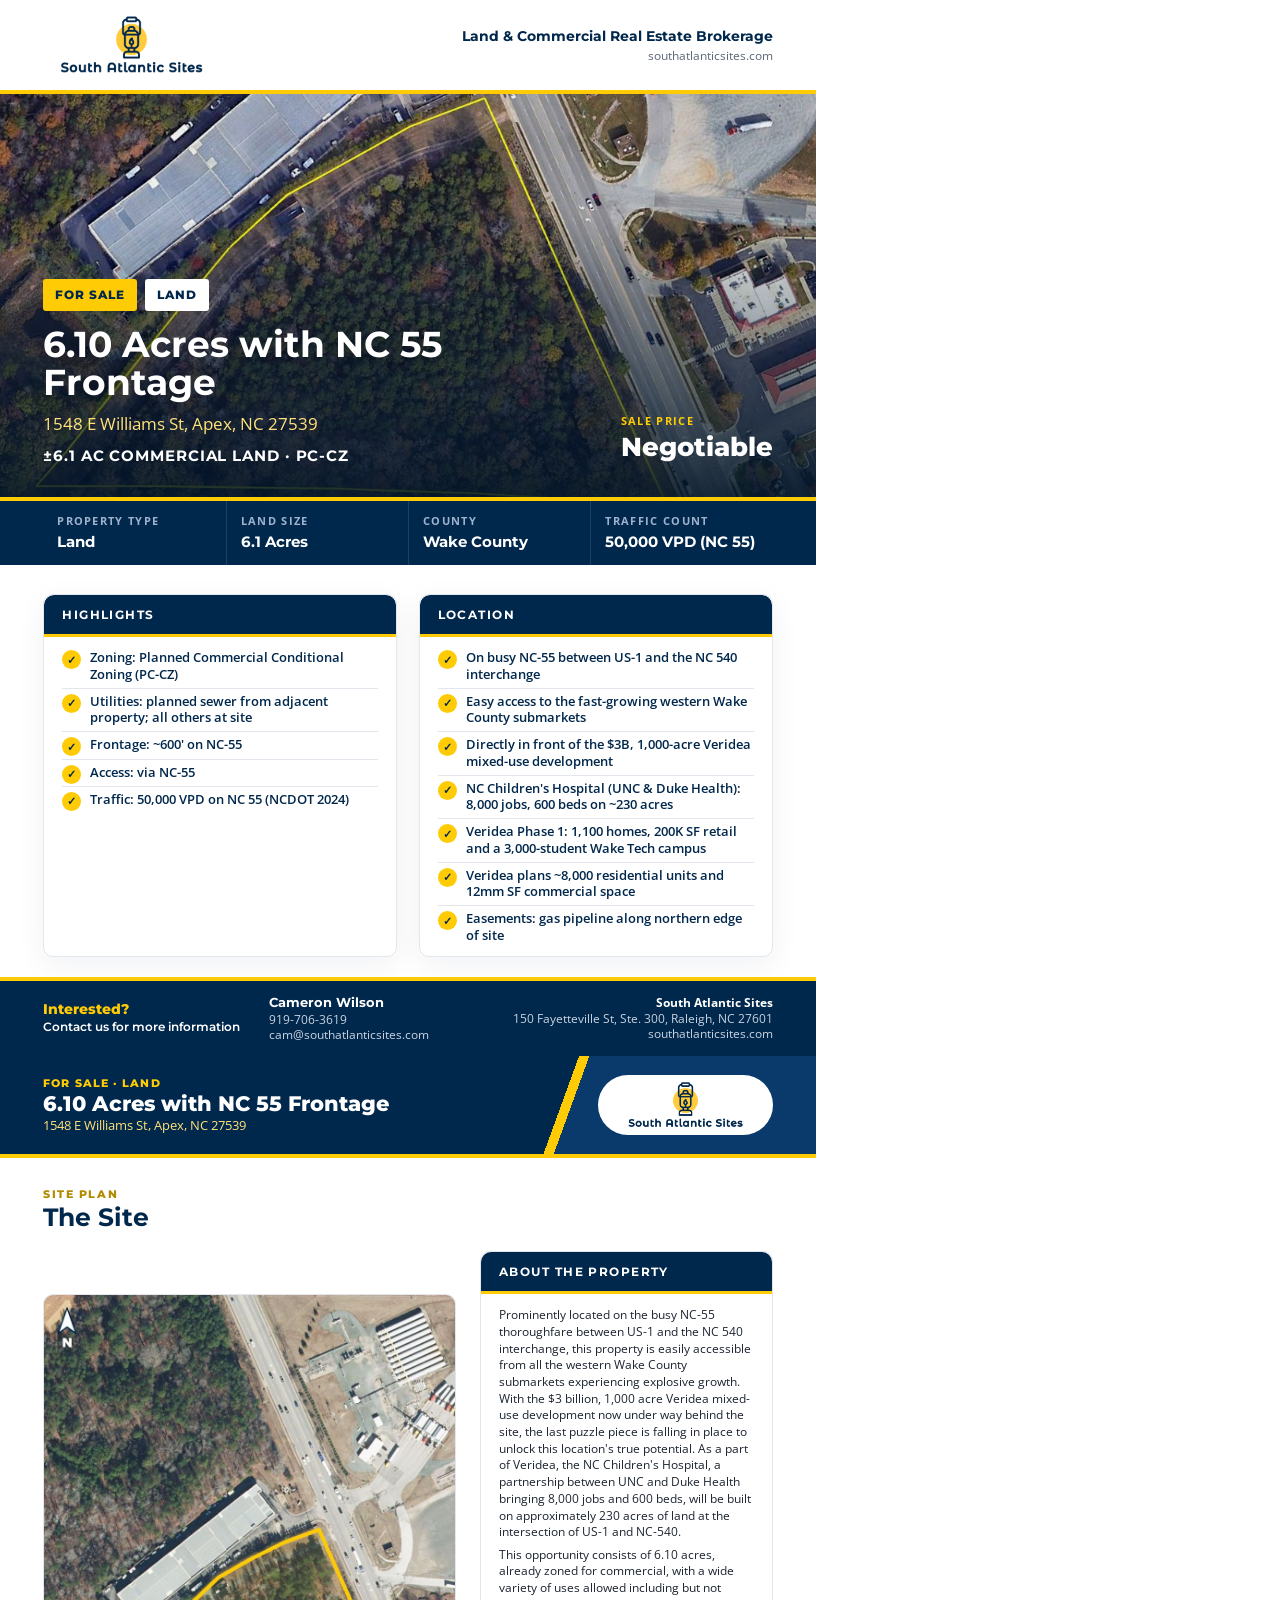
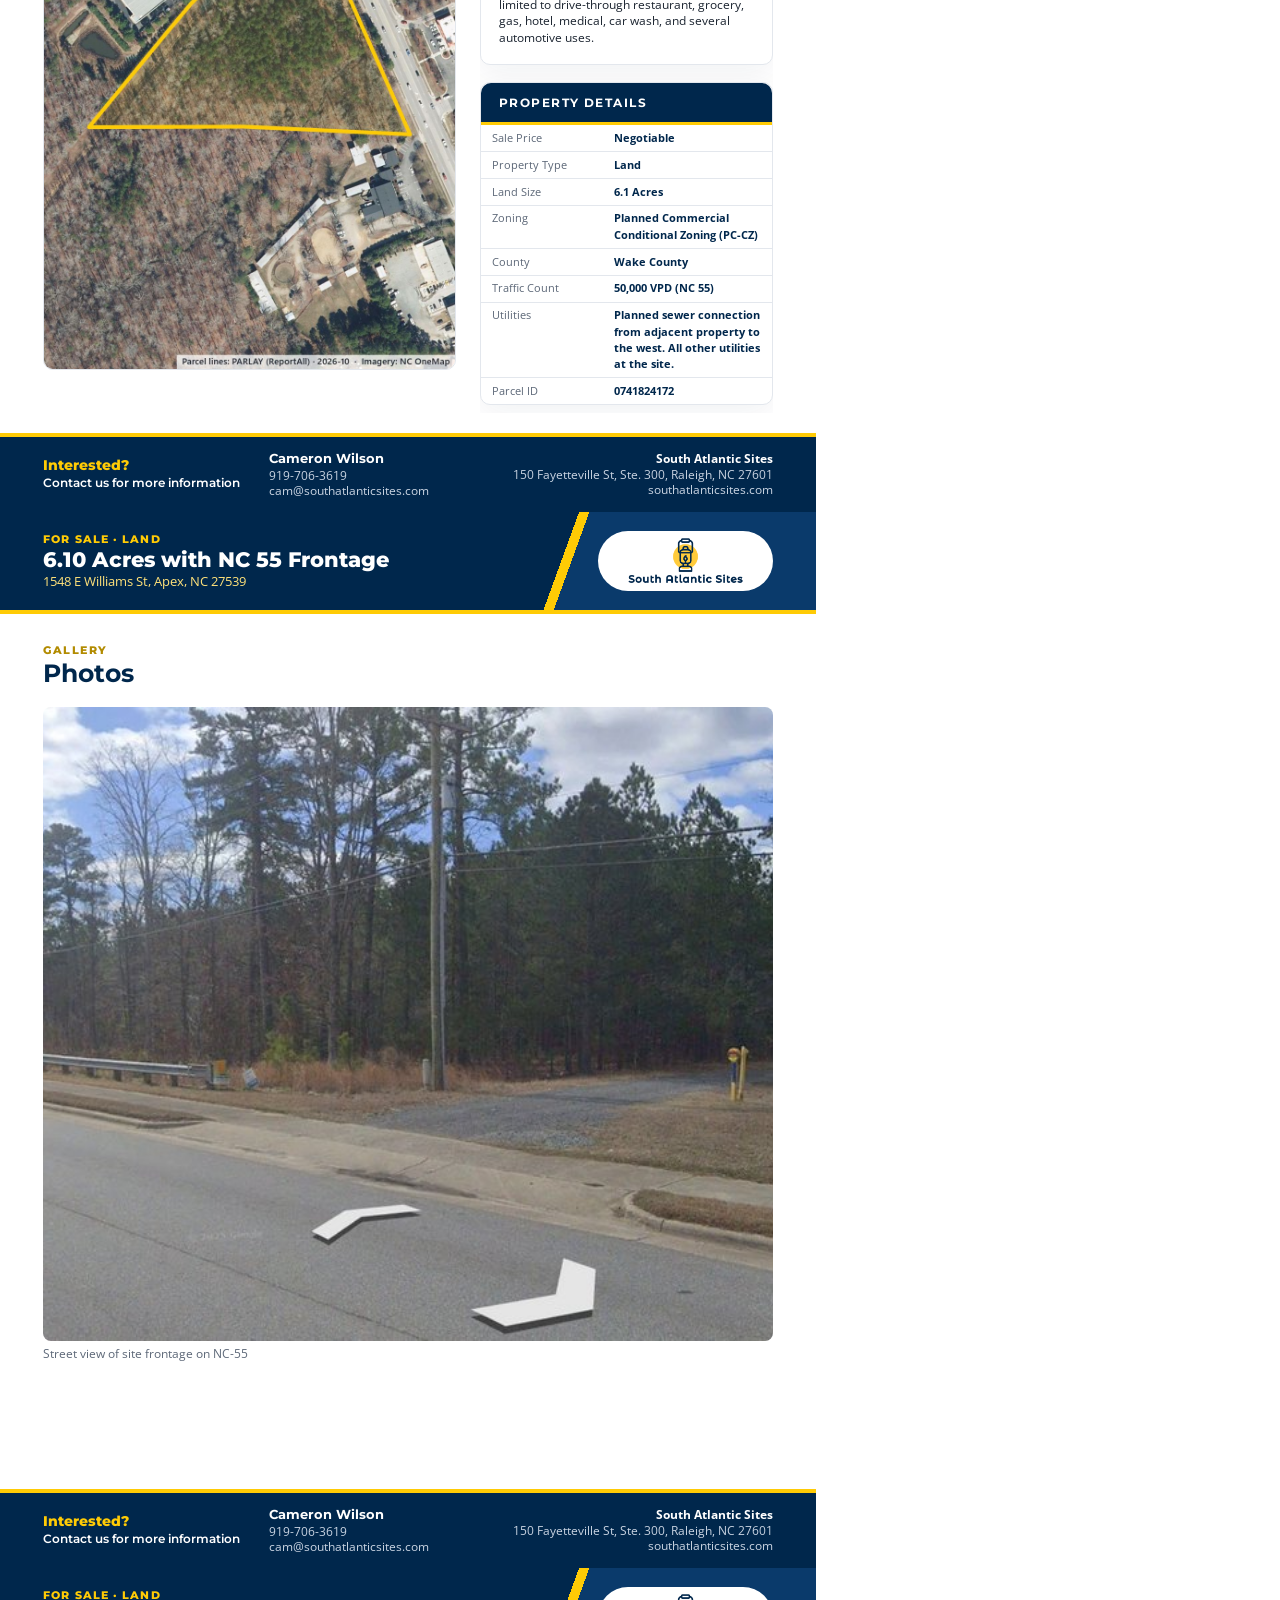
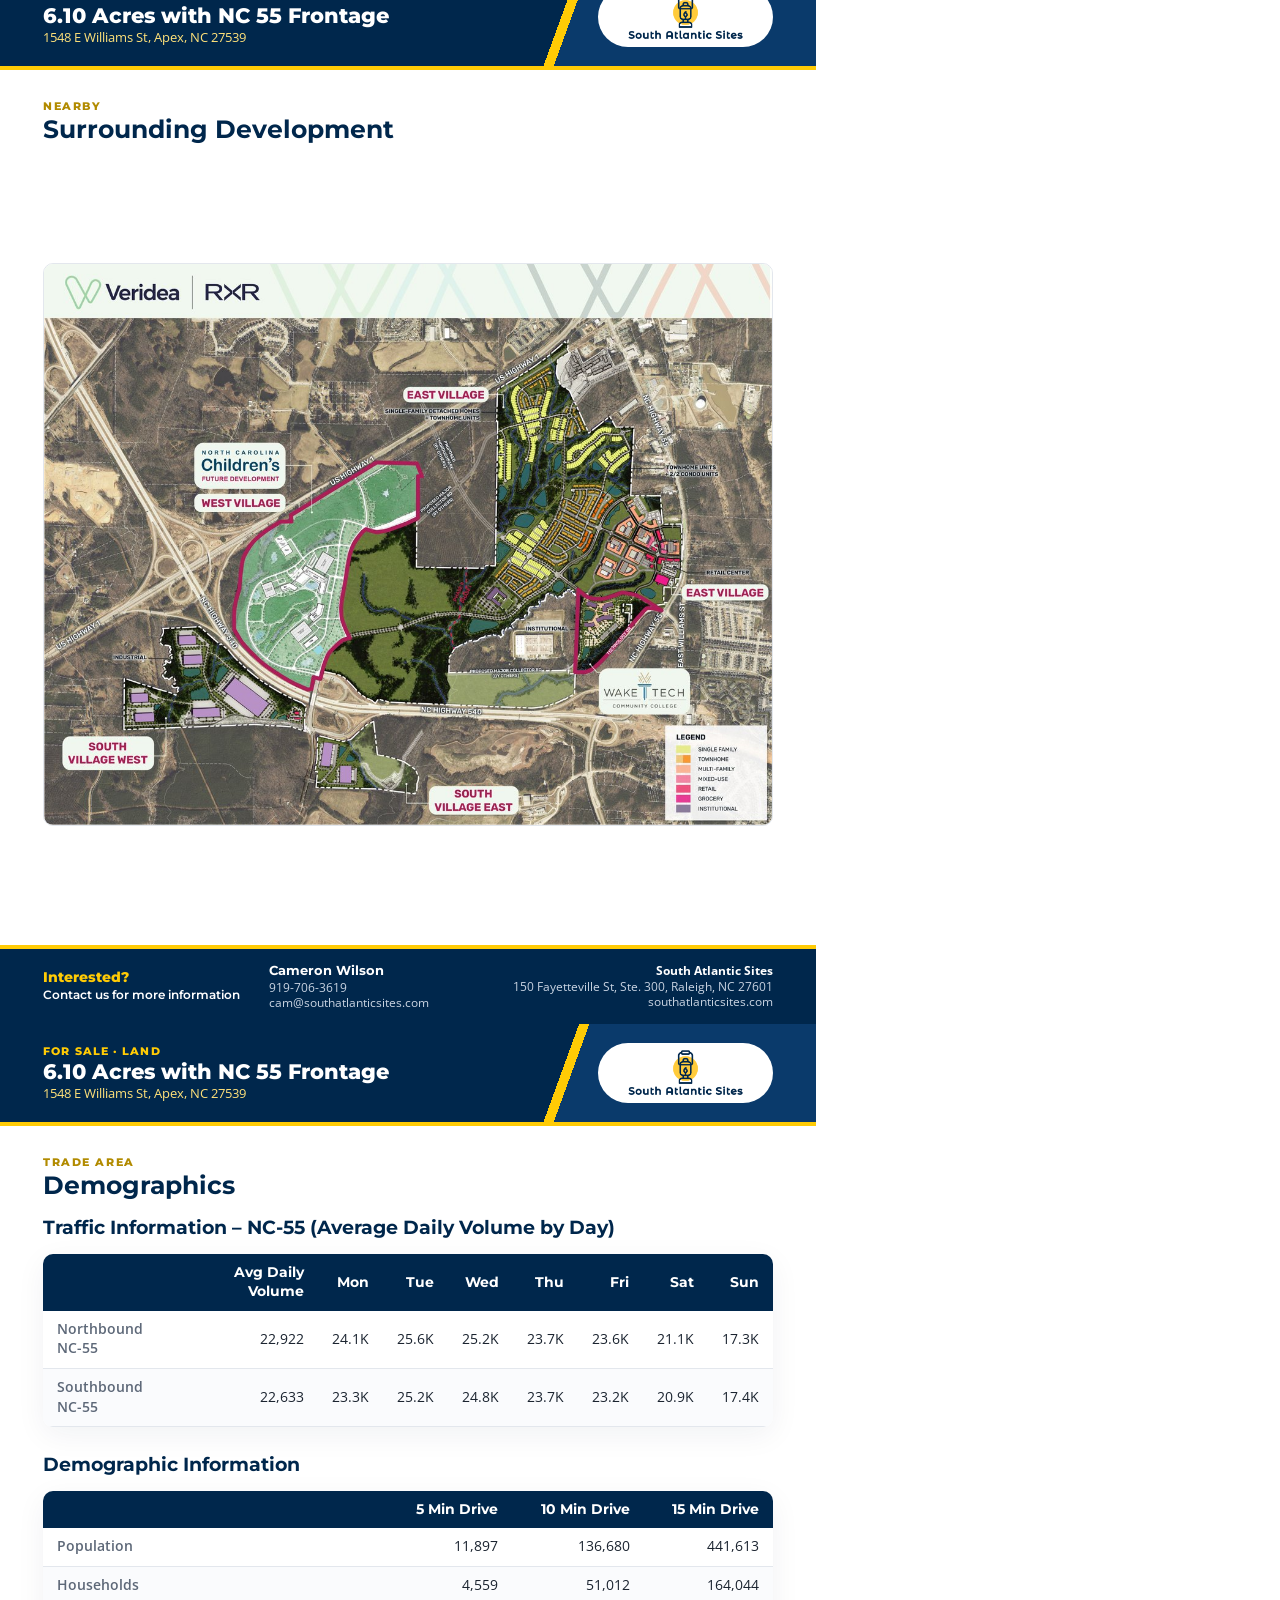
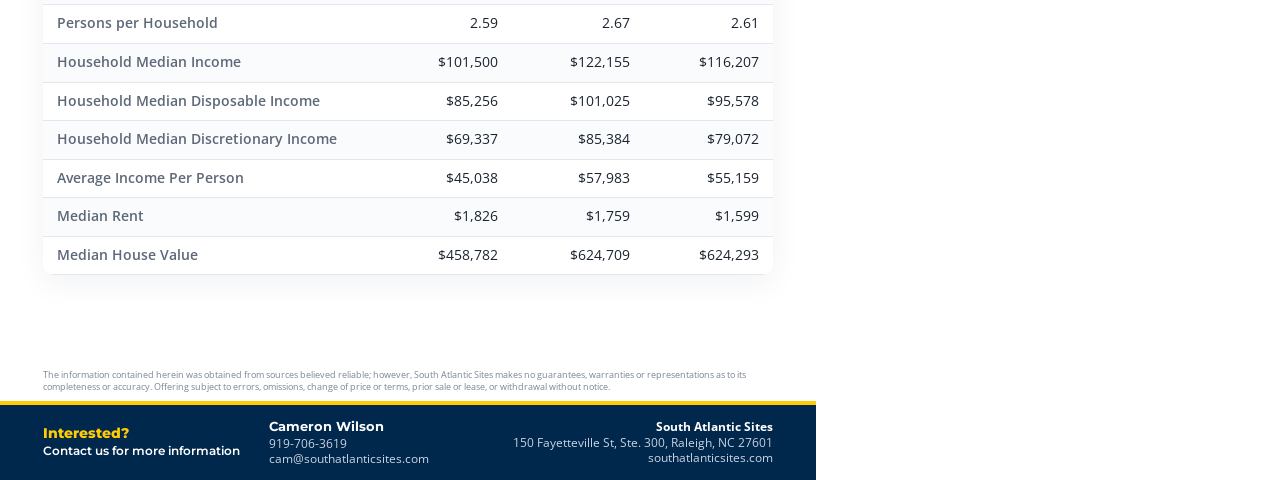
<file: listings/1548-e-williams-st-apex/flyer.html>
<!doctype html>
<html lang="en"><head><meta charset="utf-8">
<title>6.10 Acres with NC 55 Frontage | Flyer | South Atlantic Sites</title>
<meta name="robots" content="noindex">
<link rel="preconnect" href="https://fonts.googleapis.com">
<link href="https://fonts.googleapis.com/css2?family=Montserrat:wght@600;700;800&family=Open+Sans:wght@400;600;700&display=swap" rel="stylesheet">
<style>
  :root { --navy:#00274C; --navy2:#0a3a6b; --gold:#FFCB05; --ink:#1b2430; --muted:#5d6878; --line:#e3e7ed; --bg:#f5f7fa; }
  * { box-sizing:border-box; }
  html { scroll-behavior:smooth; }
  body { margin:0; font-family:"Open Sans", "Segoe UI", Helvetica, Arial, sans-serif; color:var(--ink); background:#fff; line-height:1.6; }
  h1, h2, h3, .mont { font-family:Montserrat, "Segoe UI", Helvetica, Arial, sans-serif; }
  a { color:inherit; }
  img { max-width:100%; }
  .wrap { max-width:1180px; margin:0 auto; padding:0 24px; }
  section { scroll-margin-top:76px; }

  /* Top bar */
  .top { position:sticky; top:0; z-index:20; background:rgba(255,255,255,.97); border-bottom:1px solid var(--line); backdrop-filter:blur(6px); }
  .top .wrap { display:flex; align-items:center; gap:22px; height:68px; }
  .top img { height:46px; display:block; }
  .top nav { display:flex; gap:20px; margin-left:auto; overflow-x:auto; scrollbar-width:none; }
  .top nav a { text-decoration:none; font-weight:600; font-size:14px; color:var(--navy); white-space:nowrap; padding:6px 0; border-bottom:2px solid transparent; }
  .top nav a:hover { border-bottom-color:var(--gold); }
  .top .cta { background:var(--gold); color:var(--navy); font-weight:700; text-decoration:none; padding:10px 16px; border-radius:6px; font-size:14px; white-space:nowrap; }

  /* Hero */
  .hero { position:relative; min-height:min(76vh, 680px); display:flex; align-items:flex-end; color:#fff; background:var(--navy) center/cover no-repeat; }
  .hero::before { content:""; position:absolute; inset:0; background:linear-gradient(180deg, rgba(0,20,40,.05) 30%, rgba(0,20,40,.88) 100%); }
  .hero.nophoto { min-height:340px; background:linear-gradient(135deg, var(--navy), var(--navy2)); }
  .hero.nophoto::before { background:none; }
  .hero .wrap { position:relative; width:100%; padding-top:48px; padding-bottom:44px; display:flex; flex-wrap:wrap; gap:24px 40px; align-items:flex-end; justify-content:space-between; }
  .pills { display:flex; gap:8px; flex-wrap:wrap; margin-bottom:14px; }
  .pill { display:inline-block; background:var(--gold); color:var(--navy); font-family:Montserrat, sans-serif; font-weight:800; letter-spacing:.08em; text-transform:uppercase; font-size:12px; padding:7px 12px; border-radius:3px; }
  .pill.alert { background:#c62828; color:#fff; }
  .hero h1 { margin:0; font-size:clamp(30px, 5vw, 54px); line-height:1.08; max-width:820px; text-shadow:0 2px 18px rgba(0,0,0,.35); }
  .hero .sub { font-size:clamp(16px, 2vw, 20px); margin-top:10px; color:#ffe27a; }
  .prices { display:flex; gap:28px; flex-wrap:wrap; }
  .price .k { font-size:11px; letter-spacing:.12em; text-transform:uppercase; color:var(--gold); font-weight:700; }
  .price .v { font-family:Montserrat, sans-serif; font-size:clamp(22px, 3vw, 32px); font-weight:800; }
  .hero .btns { display:flex; gap:10px; margin-top:16px; flex-wrap:wrap; }
  .btn { display:inline-block; text-decoration:none; font-weight:700; padding:12px 18px; border-radius:6px; font-size:15px; border:0; cursor:pointer; font-family:inherit; }
  .btn.gold { background:var(--gold); color:var(--navy); }
  .btn.ghost { background:rgba(255,255,255,.12); color:#fff; border:1px solid rgba(255,255,255,.5); }
  .btn.navy { background:var(--navy); color:#fff; }
  .banner { background:#c62828; color:#fff; text-align:center; font-weight:700; letter-spacing:.06em; text-transform:uppercase; padding:10px; font-size:14px; }

  /* Spec strip */
  .specs { background:var(--navy); color:#fff; border-top:4px solid var(--gold); }
  .specs .wrap { display:grid; grid-template-columns:repeat(auto-fit, minmax(150px, 1fr)); }
  .spec { padding:20px 18px; border-left:1px solid rgba(255,255,255,.12); }
  .spec:first-child { border-left:0; }
  .spec .k { font-size:11px; letter-spacing:.12em; text-transform:uppercase; color:#9fb3cc; font-weight:700; }
  .spec .v { font-family:Montserrat, sans-serif; font-weight:700; font-size:18px; margin-top:2px; }

  /* Sections */
  .sec { padding:72px 0; }
  .sec.alt { background:var(--bg); }
  .eyebrow { font-family:Montserrat, sans-serif; color:#b28b00; font-weight:800; letter-spacing:.14em; text-transform:uppercase; font-size:12px; }
  h2 { font-size:clamp(26px, 3.2vw, 36px); color:var(--navy); margin:6px 0 26px; line-height:1.15; }
  .grid2 { display:grid; grid-template-columns: 1.35fr 1fr; gap:48px; align-items:start; }
  .desc p { margin:0 0 16px; font-size:16.5px; }
  .card { background:#fff; border:1px solid var(--line); border-radius:10px; box-shadow:0 8px 30px rgba(0,39,76,.06); }
  .hl { list-style:none; padding:22px 24px; margin:0 0 22px; }
  .hl li { position:relative; padding:10px 0 10px 34px; border-bottom:1px solid var(--line); font-weight:600; color:var(--navy); }
  .hl li:last-child { border-bottom:0; }
  .hl li::before { content:"✓"; position:absolute; left:0; top:9px; width:22px; height:22px; border-radius:50%; background:var(--gold); color:var(--navy); font-size:13px; font-weight:800; display:flex; align-items:center; justify-content:center; }
  table.facts { width:100%; border-collapse:collapse; }
  table.facts td { padding:12px 22px; border-bottom:1px solid var(--line); vertical-align:top; }
  table.facts tr:last-child td { border-bottom:0; }
  table.facts td.k { color:var(--muted); font-size:14px; width:42%; }
  table.facts td.v { font-weight:700; color:var(--navy); }
  .card h3 { margin:0; padding:16px 22px; font-size:13px; letter-spacing:.12em; text-transform:uppercase; color:#fff; background:var(--navy); border-radius:10px 10px 0 0; border-bottom:3px solid var(--gold); }

  .suites { display:grid; grid-template-columns:repeat(auto-fit, minmax(240px, 1fr)); gap:20px; }
  .suite { padding:22px; border-top:4px solid var(--gold); }
  .suite .n { font-family:Montserrat, sans-serif; font-weight:800; color:var(--navy); font-size:20px; }
  .suite .sz { font-size:28px; font-weight:800; font-family:Montserrat, sans-serif; margin:6px 0 2px; }
  .suite .rt { color:#b28b00; font-weight:700; }
  .suite p { color:var(--muted); margin:10px 0 0; font-size:14.5px; }

  .mapbox { position:relative; border-radius:12px; overflow:hidden; border:1px solid var(--line); background:#dfe5ec; }
  .mapbox iframe { display:block; width:100%; height:min(62vh, 520px); border:0; }
  .maplinks { display:flex; gap:10px; flex-wrap:wrap; margin-top:14px; }
  .maplinks a { text-decoration:none; font-weight:700; font-size:14px; color:var(--navy); border:1px solid var(--line); background:#fff; padding:9px 14px; border-radius:6px; }
  .maplinks a:hover { border-color:var(--navy); }
  .note { color:var(--muted); font-size:13px; margin-top:8px; }
  .hero .tag { font-family:Montserrat, sans-serif; font-weight:700; text-transform:uppercase; letter-spacing:.06em; margin-top:8px; font-size:15px; }
  .lp { margin:0; padding-left:20px; } .lp li { margin:6px 0; }
  .locgrid { display:grid; grid-template-columns:minmax(0, .8fr) minmax(0, 1.2fr); gap:22px; align-items:start; }
  .mapimg { display:block; border-radius:12px; overflow:hidden; border:1px solid var(--line); background:#dfe5ec; }
  .mapimg img { display:block; width:100%; height:auto; }
  .locgrid .mapbox iframe { height:min(78vh, 700px); }

  .dtable { width:100%; border-collapse:collapse; background:#fff; border-radius:10px; overflow:hidden; box-shadow:0 8px 30px rgba(0,39,76,.06); }
  .dtable th { background:var(--navy); color:#fff; text-align:right; padding:14px 18px; font-family:Montserrat, sans-serif; font-size:14px; }
  .dtable th:first-child { text-align:left; }
  .dtable td { padding:12px 18px; border-bottom:1px solid var(--line); text-align:right; font-variant-numeric:tabular-nums; }
  .dtable td:first-child { text-align:left; color:var(--muted); font-weight:600; }
  .dtable tr:nth-child(even) td { background:#fafbfd; }
  .tblwrap { overflow-x:auto; margin-bottom:10px; }
  .tsrc { font-size:12.5px; color:var(--muted); margin:0 0 34px; }
  h3.tt { color:var(--navy); margin:0 0 12px; font-size:19px; }

  .viewer { position:relative; border-radius:12px; overflow:hidden; background:#0b1a2b; }
  .viewer img { display:block; width:100%; height:min(64vh, 580px); object-fit:contain; background:#0b1a2b; cursor:zoom-in; }
  .viewer .arrow { position:absolute; top:50%; transform:translateY(-50%); width:48px; height:48px; border-radius:50%; border:0; background:rgba(255,255,255,.9); color:var(--navy); font-size:26px; cursor:pointer; box-shadow:0 4px 16px rgba(0,0,0,.25); }
  .viewer .prev { left:16px; } .viewer .next { right:16px; }
  .viewer .cap { position:absolute; left:0; right:0; bottom:0; padding:28px 20px 14px; color:#fff; background:linear-gradient(transparent, rgba(0,0,0,.7)); display:flex; justify-content:space-between; gap:16px; font-size:14.5px; }
  .thumbs { display:flex; gap:10px; overflow-x:auto; padding:12px 0 4px; }
  .thumbs button { flex:none; width:120px; height:80px; padding:0; border:3px solid transparent; border-radius:6px; overflow:hidden; cursor:pointer; background:#ddd; }
  .thumbs button.on { border-color:var(--gold); }
  .thumbs img { width:100%; height:100%; object-fit:cover; display:block; }
  .lb { position:fixed; inset:0; z-index:50; background:rgba(0,10,20,.95); display:none; align-items:center; justify-content:center; }
  .lb.open { display:flex; }
  .lb img { max-width:94vw; max-height:90vh; }
  .lb button { position:absolute; top:12px; right:16px; background:none; border:0; color:#fff; font-size:40px; cursor:pointer; }

  .docs { display:grid; grid-template-columns:repeat(auto-fill, minmax(280px, 1fr)); gap:14px; }
  .doc { display:flex; gap:14px; align-items:center; padding:16px 18px; text-decoration:none; }
  .doc .ic { flex:none; width:42px; height:50px; border-radius:6px; background:var(--navy); color:var(--gold); font-weight:800; font-size:11px; display:flex; align-items:center; justify-content:center; font-family:Montserrat, sans-serif; }
  .doc .n { font-weight:700; color:var(--navy); word-break:break-word; }
  .doc .s { font-size:12.5px; color:var(--muted); }
  .doc:hover { border-color:var(--navy); }

  .room { background:linear-gradient(135deg, var(--navy), #021a33); color:#fff; }
  .room h2 { color:#fff; }
  .room .grid2 { grid-template-columns:1fr 1.1fr; }
  .room .inside { list-style:none; padding:0; margin:18px 0 0; }
  .room .inside li { display:flex; justify-content:space-between; padding:12px 0; border-bottom:1px solid rgba(255,255,255,.14); }
  .room .inside b { color:var(--gold); }
  .rbox { background:#fff; color:var(--ink); border-radius:12px; padding:26px; }
  .rbox h3 { margin:0 0 4px; color:var(--navy); font-size:20px; }
  .rbox label { display:block; font-size:13px; font-weight:700; color:var(--muted); margin:12px 0 4px; }
  .rbox input, .rbox select { width:100%; padding:11px 12px; border:1px solid #cdd5df; border-radius:6px; font:inherit; }
  .rbox .row { display:grid; grid-template-columns:1fr 1fr; gap:12px; }
  .terms { max-height:150px; overflow:auto; font-size:13px; color:var(--muted); background:var(--bg); border:1px solid var(--line); border-radius:6px; padding:12px; margin-top:14px; white-space:pre-wrap; }
  .agree { display:flex; gap:10px; align-items:flex-start; margin:12px 0 16px; font-size:14px; }
  .agree input { width:auto; margin-top:4px; }
  .rmsg { margin-top:10px; font-size:14px; color:#c62828; }
  .rtabs { display:flex; flex-wrap:wrap; gap:8px; margin-bottom:14px; }
  .rtabs button { border:1px solid var(--line); background:#fff; padding:8px 12px; border-radius:20px; cursor:pointer; font-weight:600; color:var(--navy); font-family:inherit; }
  .rtabs button.on { background:var(--navy); color:#fff; border-color:var(--navy); }
  .rlist a { display:flex; justify-content:space-between; gap:12px; padding:12px 4px; border-bottom:1px solid var(--line); text-decoration:none; color:var(--navy); font-weight:600; }
  .rlist a span { color:var(--muted); font-weight:400; font-size:13px; white-space:nowrap; }
  .rlist a:hover { background:var(--bg); }

  .brokers { display:grid; grid-template-columns:repeat(auto-fit, minmax(260px, 1fr)); gap:20px; }
  .broker { padding:26px; }
  .broker .nm { font-family:Montserrat, sans-serif; font-weight:800; font-size:22px; color:var(--navy); }
  .broker .co { color:var(--muted); margin-bottom:12px; }
  .broker a.l { display:block; text-decoration:none; margin:4px 0; }
  .broker a.l:hover { text-decoration:underline; }
  .broker .b2 { display:flex; gap:8px; margin-top:16px; }
  footer { background:#001a33; color:#9fb3cc; font-size:12.5px; }
  footer .wrap { padding-top:34px; padding-bottom:34px; }
  footer .f1 { display:flex; flex-wrap:wrap; justify-content:space-between; gap:12px; color:#fff; font-size:15px; margin-bottom:16px; }
  footer .f1 b { color:var(--gold); }
  footer a { text-decoration:none; }

  @media (max-width:900px) {
    .top nav { display:none; }
    .grid2, .room .grid2, .locgrid { grid-template-columns:1fr; gap:30px; }
    .sec { padding:52px 0; }
    .rbox .row { grid-template-columns:1fr; }
    .top img { height:38px; }
    .viewer img { height:auto; max-height:70vh; }
    .viewer .arrow { width:40px; height:40px; font-size:22px; }
  }
  [hidden] { display:none !important; }
  /* Deal room (after registering) */
  .room-meta { margin-top:18px; color:#9fb3cc; font-size:14px; }
  .room-app { scroll-margin-top:84px; background:#fff; color:var(--ink); border-radius:14px; overflow:hidden; box-shadow:0 20px 60px rgba(0,0,0,.35); }
  .ra-head { display:flex; flex-wrap:wrap; gap:16px 24px; align-items:center; justify-content:space-between; padding:22px 26px; background:linear-gradient(135deg, #00274C, #0a3a6b); color:#fff; border-bottom:4px solid var(--gold); }
  .ra-k { font-family:Montserrat, sans-serif; font-weight:800; letter-spacing:.12em; text-transform:uppercase; font-size:11px; color:var(--gold); }
  .ra-t { font-family:Montserrat, sans-serif; font-weight:800; font-size:24px; line-height:1.2; margin:4px 0; }
  .ra-s { color:#c9d4e2; font-size:13.5px; }
  .ra-s a { color:#c9d4e2; }
  .ra-tools { display:flex; gap:10px; flex-wrap:wrap; }
  .ra-tools input { padding:10px 14px; border-radius:8px; border:0; font:inherit; min-width:220px; }
  .ra-btn { border:1px solid var(--line); background:#fff; color:var(--navy); font:inherit; font-weight:700; font-size:13.5px; padding:8px 14px; border-radius:7px; cursor:pointer; white-space:nowrap; }
  .ra-btn:hover { border-color:var(--navy); }
  .ra-btn.gold { background:var(--gold); border-color:var(--gold); }
  .ra-btn.ghost { padding:8px 10px; }
  .ra-btn:disabled { opacity:.6; cursor:wait; }
  .ra-welcome { padding:16px 26px; background:#fffbea; border-bottom:1px solid #f3e3a1; color:#4a3b00; font-size:15px; }
  .ra-body { display:grid; grid-template-columns:250px 1fr; min-height:420px; }
  .ra-folders { background:var(--bg); border-right:1px solid var(--line); padding:14px 10px; display:flex; flex-direction:column; gap:2px; }
  .ra-folders button { display:flex; justify-content:space-between; gap:8px; align-items:center; text-align:left; border:0; background:none; padding:10px 12px; border-radius:7px; font:inherit; font-weight:600; color:var(--navy); cursor:pointer; }
  .ra-folders button:hover { background:#e9eef4; }
  .ra-folders button.on { background:var(--navy); color:#fff; }
  .ra-folders button b { font-size:12px; background:rgba(0,39,76,.08); border-radius:10px; padding:1px 8px; }
  .ra-folders button.on b { background:var(--gold); color:var(--navy); }
  .ra-contact { margin-top:auto; padding:16px 12px 4px; border-top:1px solid var(--line); font-size:13.5px; display:flex; flex-direction:column; gap:2px; }
  .ra-contact a { color:var(--navy); text-decoration:none; }
  .ra-k2 { font-size:11px; font-weight:700; text-transform:uppercase; letter-spacing:.08em; color:var(--muted); margin-bottom:4px; }
  .ra-list { padding:8px 22px 22px; }
  .ra-group { margin-top:14px; }
  .ra-gh { display:flex; justify-content:space-between; align-items:center; padding:8px 0; border-bottom:2px solid var(--gold); margin-bottom:4px; font-family:Montserrat, sans-serif; font-weight:800; color:var(--navy); }
  .ra-gh i { font-style:normal; font-family:"Open Sans", sans-serif; font-weight:600; font-size:12px; color:var(--muted); margin-left:6px; }
  .ra-link { border:0; background:none; color:#b28b00; font:inherit; font-weight:700; font-size:13px; cursor:pointer; }
  .ra-doc { display:grid; grid-template-columns:46px 1fr auto auto; gap:14px; align-items:center; padding:12px 6px; border-bottom:1px solid var(--line); }
  .ra-doc:hover { background:#fafbfd; }
  .ra-ic { display:flex; align-items:center; justify-content:center; width:46px; height:54px; border-radius:6px; background:#5d6878; color:#fff; font-family:Montserrat, sans-serif; font-weight:800; font-size:11px; }
  .ra-ic.pdf { background:#c62828; } .ra-ic.img { background:#2e7d32; } .ra-ic.big { width:70px; height:84px; font-size:15px; margin:0 auto 10px; }
  .ra-name { border:0; background:none; text-align:left; font:inherit; color:var(--navy); cursor:pointer; padding:0; min-width:0; }
  .ra-name b { font-size:15.5px; }
  .ra-name:hover b { text-decoration:underline; }
  .ra-desc { display:block; color:var(--muted); font-size:13.5px; margin-top:2px; }
  .ra-badge { display:inline-block; margin-left:8px; font-size:10.5px; font-weight:800; letter-spacing:.06em; text-transform:uppercase; padding:2px 7px; border-radius:4px; vertical-align:2px; }
  .ra-badge.new { background:var(--gold); color:var(--navy); } .ra-badge.upd { background:#e3f0ff; color:#0a3a6b; }
  .ra-info { color:var(--muted); font-size:12.5px; text-align:right; white-space:nowrap; }
  .ra-acts { display:flex; gap:6px; }
  .ra-empty { padding:40px; text-align:center; color:var(--muted); }
  .rv { position:fixed; inset:0; z-index:80; background:rgba(0,12,24,.92); display:none; flex-direction:column; }
  .rv.open { display:flex; }
  .rv-bar { display:flex; align-items:center; gap:10px; padding:12px 18px; background:#00274C; color:#fff; border-bottom:3px solid var(--gold); }
  .rv-t { flex:1; min-width:0; } .rv-t b { display:block; font-family:Montserrat, sans-serif; font-size:16px; white-space:nowrap; overflow:hidden; text-overflow:ellipsis; }
  .rv-t span { color:#c9d4e2; font-size:13px; white-space:nowrap; overflow:hidden; text-overflow:ellipsis; display:block; }
  .rv-n { color:#c9d4e2; font-size:13px; white-space:nowrap; }
  .rv-b { border:0; background:rgba(255,255,255,.12); color:#fff; font:inherit; font-weight:700; font-size:16px; min-width:40px; height:38px; border-radius:7px; cursor:pointer; }
  .rv-b:disabled { opacity:.3; cursor:default; } .rv-b.dl { background:var(--gold); color:var(--navy); font-size:14px; padding:0 14px; }
  .rv-body { flex:1; min-height:0; display:flex; align-items:center; justify-content:center; padding:14px; }
  .rv-body iframe { width:100%; height:100%; border:0; background:#fff; border-radius:6px; }
  .rv-body img { max-width:100%; max-height:100%; border-radius:6px; }
  .rv-none { background:#fff; color:var(--ink); border-radius:12px; padding:34px 40px; text-align:center; }
  body.room-only > :not(section#dealroom):not(script):not(style):not(.rv) { display:none !important; }
  body.room-only section#dealroom { padding:20px 0; min-height:100vh; }
  @media (max-width:900px) {
    .ra-body { grid-template-columns:1fr; }
    .ra-folders { flex-direction:row; overflow-x:auto; border-right:0; border-bottom:1px solid var(--line); }
    .ra-folders button { white-space:nowrap; }
    .ra-contact { display:none; }
    .ra-doc { grid-template-columns:40px 1fr auto; }
    .ra-info { display:none; }
    .ra-list { padding:4px 12px 16px; }
    .ra-tools input { min-width:0; flex:1; }
  }
  @media print { .top, .lb, .viewer .arrow, .rbox { display:none !important; } }

  @page { size: Letter; margin: 0; }
  html, body { margin: 0; background: #fff; }
  body { -webkit-print-color-adjust: exact; print-color-adjust: exact; font-size: 14px; line-height: 1.45; }
  .page { width: 8.5in; height: 11in; position: relative; overflow: hidden; display: flex; flex-direction: column; break-after: page; page-break-after: always; }
  .page:last-child { break-after: auto; page-break-after: auto; }
  .wrap { max-width: none; padding: 0 .45in; }
  .pbody { flex: 1; min-height: 0; padding: .3in .45in .2in; display: flex; flex-direction: column; gap: .2in; }
  .pbody h2 { font-size: 25px; margin: 0; }
  .pbody .eyebrow { font-size: 11px; }

  /* Cover */
  .ctop { flex: none; display: flex; align-items: center; justify-content: space-between; padding: .16in .45in; border-bottom: 4px solid var(--gold); }
  .ctop img { height: .62in; display: block; }
  .ctop .t { text-align: right; color: var(--muted); font-size: 12px; }
  .ctop .t b { display: block; color: var(--navy); font-family: Montserrat, sans-serif; font-size: 14px; }
  .page .hero { flex: none; min-height: 0; height: 4.75in; }
  .page .hero.nophoto { height: 3in; }
  .page .hero .wrap { padding-top: .3in; padding-bottom: .32in; gap: 12px 30px; }
  .page .hero h1 { font-size: 36px; max-width: 5.4in; }
  .page .hero .sub { font-size: 17px; }
  .page .price .v { font-size: 26px; }
  .page .specs .wrap { grid-template-columns: repeat(auto-fit, minmax(1.2in, 1fr)); }
  .page .spec { padding: 12px 14px; }
  .page .spec .v { font-size: 15px; }
  .cols { display: grid; grid-template-columns: 1fr 1fr; gap: .22in; min-height: 0; flex: 1; }
  .cols .card { overflow: hidden; }
  .page .hl { padding: 8px 18px 10px; margin: 0; }
  .page .hl li { padding: 7px 0 7px 30px; font-size: 13.5px; line-height: 1.35; }
  .page .hl li::before { width: 19px; height: 19px; top: 7px; font-size: 11px; }
  .page .card h3 { padding: 11px 18px; font-size: 12px; }
  .about p { margin: 0 0 10px; font-size: 13.5px; }
  /* Long lists: smaller type so everything fits on the cover */
  .cols.dense .hl li { font-size: 12.5px; padding: 5px 0 5px 28px; line-height: 1.3; }
  .cols.dense .hl li::before { top: 5px; }
  .page .hero.short { height: 4.2in; }

  /* Inside pages */
  .ptop { flex: none; background: linear-gradient(110deg, var(--navy) 0 68%, var(--gold) 68% 69.2%, var(--navy2) 69.2%); color: #fff; padding: .2in .45in; display: flex; justify-content: space-between; align-items: center; border-bottom: 4px solid var(--gold); }
  .ptop .s { font-family: Montserrat, sans-serif; font-weight: 800; color: var(--gold); letter-spacing: .1em; text-transform: uppercase; font-size: 11px; }
  .ptop .n { font-family: Montserrat, sans-serif; font-weight: 800; font-size: 21px; line-height: 1.15; max-width: 5.2in; }
  .ptop .a { color: #ffe27a; font-size: 13px; }
  .ptop .logo { background: #fff; border-radius: 40px; padding: 6px 16px; }
  .ptop .logo img { height: .5in; display: block; }
  .fig { flex: 1; min-height: 0; display: flex; align-items: center; justify-content: center; }
  .fig img { max-width: 100%; max-height: 100%; border-radius: 10px; border: 1px solid var(--line); display: block; }
  .site { flex: 1; min-height: 0; display: grid; gap: .25in; }
  .site.side { grid-template-columns: auto 1fr; grid-template-rows: minmax(0, 1fr); }
  .site.side .fig img { max-height: 7.05in; max-width: 4.3in; }
  .site .info .about p { font-size: 12.5px; margin-bottom: 7px; }
  .site .info table.facts td { padding: 6px 14px; font-size: 12.5px; }
  /* A wide picture on top, the text below; sized so nothing runs into the heading or off the page. */
  .site.stack { grid-template-rows: 3.5in minmax(0, 1fr); gap: .2in; }
  .site.stack .fig { overflow: hidden; }
  .site.stack .fig img { max-height: 3.5in; }
  .site.stack .info .about p { font-size: 11.5px; line-height: 1.4; margin-bottom: 6px; }
  .site.stack .info table.facts td { padding: 5px 12px; font-size: 12px; }
  .site.stack .info .card h3 { padding: 9px 14px; }
  .site .info { display: flex; flex-direction: column; gap: .18in; min-width: 0; min-height: 0; overflow: hidden; font-size: 13px; }
  /* Text on the site page is sized in em, so the fit-to-page script below can shrink it all together. */
  .site .info .about p { font-size: 1em !important; line-height: 1.42; margin: 0 0 .5em; }
  .site .info table.facts td { font-size: .96em !important; padding: .42em 1em !important; }
  .site.stack .info { display: grid; grid-template-columns: 1.15fr 1fr; align-items: start; }
  .page table.facts td { padding: 8px 16px; font-size: 13px; }
  .shots { flex: 1; min-height: 0; display: grid; grid-template-columns: 1fr 1fr; gap: .18in; align-content: start; }
  .shots.one { grid-template-columns: 1fr; }
  .shots figure { margin: 0; }
  .shots img { width: 100%; height: 3.35in; object-fit: cover; border-radius: 8px; display: block; }
  .shots.one img { height: 6.6in; }
  .shots figcaption { font-size: 12px; color: var(--muted); margin-top: 4px; }
  .page .dtable th, .page .dtable td { padding: 9px 14px; font-size: 13.5px; }
  .page .tsrc { margin: 6px 0 18px; }
  .disc { font-size: 9px; color: #7a8594; line-height: 1.35; }

  /* Footer on every page */
  .ftr { flex: none; background: var(--navy); color: #fff; border-top: 4px solid var(--gold); padding: .14in .45in; display: flex; align-items: center; gap: .3in; font-size: 11.5px; }
  .ftr .q { font-family: Montserrat, sans-serif; font-weight: 800; font-size: 14px; color: var(--gold); line-height: 1.2; }
  .ftr .b { line-height: 1.35; color: #c9d4e2; }
  .ftr .b b { color: #fff; font-family: Montserrat, sans-serif; font-size: 13px; }
  .ftr .co { margin-left: auto; text-align: right; color: #c9d4e2; line-height: 1.35; }
  .ftr .co b { color: #fff; }
</style>
</head><body>
<section class="page">
    <div class="ctop"><img src="img/logo.png" alt="South Atlantic Sites"><div class="t"><b>Land &amp; Commercial Real Estate Brokerage</b>southatlanticsites.com</div></div>
    
    <div class="hero short" style="background-image:url('img/photo-1.jpg')">
      <div class="wrap">
        <div>
          <div class="pills"><span class="pill">For Sale</span><span class="pill" style="background:#fff">Land</span></div>
          <h1>6.10 Acres with NC 55 Frontage</h1>
          <div class="sub">1548 E Williams St, Apex, NC 27539</div>
          <div class="tag">±6.1 AC Commercial Land · PC-CZ</div>
        </div>
        <div class="prices"><div class="price"><div class="k">Sale Price</div><div class="v">Negotiable</div></div></div>
      </div>
    </div>
    <div class="specs"><div class="wrap"><div class="spec"><div class="k">Property Type</div><div class="v">Land</div></div><div class="spec"><div class="k">Land Size</div><div class="v">6.1 Acres</div></div><div class="spec"><div class="k">County</div><div class="v">Wake County</div></div><div class="spec"><div class="k">Traffic Count</div><div class="v">50,000 VPD (NC 55)</div></div></div></div>
    <div class="pbody"><div class="cols dense"><div class="card"><h3>Highlights</h3><ul class="hl"><li>Zoning: Planned Commercial Conditional Zoning (PC-CZ)</li><li>Utilities: planned sewer from adjacent property; all others at site</li><li>Frontage: ~600&#39; on NC-55</li><li>Access: via NC-55</li><li>Traffic: 50,000 VPD on NC 55 (NCDOT 2024)</li></ul></div><div class="card"><h3>Location</h3><ul class="hl"><li>On busy NC-55 between US-1 and the NC 540 interchange</li><li>Easy access to the fast-growing western Wake County submarkets</li><li>Directly in front of the $3B, 1,000-acre Veridea mixed-use development</li><li>NC Children&#39;s Hospital (UNC &amp; Duke Health): 8,000 jobs, 600 beds on ~230 acres</li><li>Veridea Phase 1: 1,100 homes, 200K SF retail and a 3,000-student Wake Tech campus</li><li>Veridea plans ~8,000 residential units and 12mm SF commercial space</li><li>Easements: gas pipeline along northern edge of site</li></ul></div></div></div>
    
    
    <div class="ftr">
      <div class="q">Interested?<br><span style="color:#fff;font-size:12px;font-weight:600">Contact us for more information</span></div>
      <div class="b"><b>Cameron Wilson</b><br>919-706-3619<br>cam@southatlanticsites.com</div>
      <div class="co"><b>South Atlantic Sites</b><br>150 Fayetteville St, Ste. 300, Raleigh, NC 27601<br>southatlanticsites.com</div>
    </div>
  </section>
<section class="page">
    <div class="ptop">
      <div><div class="s">For Sale · Land</div><div class="n">6.10 Acres with NC 55 Frontage</div><div class="a">1548 E Williams St, Apex, NC 27539</div></div>
      <div class="logo"><img src="img/logo.png" alt=""></div>
    </div>
    <div class="pbody">
      <div><div class="eyebrow">Site Plan</div><h2>The Site</h2></div>
      <div class="site side">
          <div class="fig"><img src="img/map-site.jpg" alt=""></div>
          <div class="info"><div class="card"><h3>About the Property</h3><div class="about" style="padding:12px 18px"><p>Prominently located on the busy NC-55 thoroughfare between US-1 and the NC 540 interchange, this property is easily accessible from all the western Wake County submarkets experiencing explosive growth. With the $3 billion, 1,000 acre Veridea mixed-use development now under way behind the site, the last puzzle piece is falling in place to unlock this location&#39;s true potential. As a part of Veridea, the NC Children&#39;s Hospital, a partnership between UNC and Duke Health bringing 8,000 jobs and 600 beds, will be built on approximately 230 acres of land at the intersection of US-1 and NC-540.</p><p>This opportunity consists of 6.10 acres, already zoned for commercial, with a wide variety of uses allowed including but not limited to drive-through restaurant, grocery, gas, hotel, medical, car wash, and several automotive uses.</p></div></div><div class="card"><h3>Property Details</h3><table class="facts"><tr><td class="k">Sale Price</td><td class="v">Negotiable</td></tr><tr><td class="k">Property Type</td><td class="v">Land</td></tr><tr><td class="k">Land Size</td><td class="v">6.1 Acres</td></tr><tr><td class="k">Zoning</td><td class="v">Planned Commercial Conditional Zoning (PC-CZ)</td></tr><tr><td class="k">County</td><td class="v">Wake County</td></tr><tr><td class="k">Traffic Count</td><td class="v">50,000 VPD (NC 55)</td></tr><tr><td class="k">Utilities</td><td class="v">Planned sewer connection from adjacent property to the west. All other utilities at the site.</td></tr><tr><td class="k">Parcel ID</td><td class="v">0741824172</td></tr></table></div></div>
        </div>
    </div>
    
    
    <div class="ftr">
      <div class="q">Interested?<br><span style="color:#fff;font-size:12px;font-weight:600">Contact us for more information</span></div>
      <div class="b"><b>Cameron Wilson</b><br>919-706-3619<br>cam@southatlanticsites.com</div>
      <div class="co"><b>South Atlantic Sites</b><br>150 Fayetteville St, Ste. 300, Raleigh, NC 27601<br>southatlanticsites.com</div>
    </div>
  </section>
<section class="page">
    <div class="ptop">
      <div><div class="s">For Sale · Land</div><div class="n">6.10 Acres with NC 55 Frontage</div><div class="a">1548 E Williams St, Apex, NC 27539</div></div>
      <div class="logo"><img src="img/logo.png" alt=""></div>
    </div>
      <div class="pbody">
        <div><div class="eyebrow">Gallery</div><h2>Photos</h2></div>
        <div class="shots one"><figure><img src="img/photo-2.jpg" alt=""><figcaption>Street view of site frontage on NC-55</figcaption></figure></div>
      </div>
      
    
    <div class="ftr">
      <div class="q">Interested?<br><span style="color:#fff;font-size:12px;font-weight:600">Contact us for more information</span></div>
      <div class="b"><b>Cameron Wilson</b><br>919-706-3619<br>cam@southatlanticsites.com</div>
      <div class="co"><b>South Atlantic Sites</b><br>150 Fayetteville St, Ste. 300, Raleigh, NC 27601<br>southatlanticsites.com</div>
    </div>
    </section>
<section class="page">
    <div class="ptop">
      <div><div class="s">For Sale · Land</div><div class="n">6.10 Acres with NC 55 Frontage</div><div class="a">1548 E Williams St, Apex, NC 27539</div></div>
      <div class="logo"><img src="img/logo.png" alt=""></div>
    </div>
      <div class="pbody">
        <div><div class="eyebrow">Nearby</div><h2>Surrounding Development</h2></div>
        <div class="fig"><img src="img/map-dev.jpg" alt=""></div>
      </div>
      
    
    <div class="ftr">
      <div class="q">Interested?<br><span style="color:#fff;font-size:12px;font-weight:600">Contact us for more information</span></div>
      <div class="b"><b>Cameron Wilson</b><br>919-706-3619<br>cam@southatlanticsites.com</div>
      <div class="co"><b>South Atlantic Sites</b><br>150 Fayetteville St, Ste. 300, Raleigh, NC 27601<br>southatlanticsites.com</div>
    </div>
    </section>
<section class="page">
    <div class="ptop">
      <div><div class="s">For Sale · Land</div><div class="n">6.10 Acres with NC 55 Frontage</div><div class="a">1548 E Williams St, Apex, NC 27539</div></div>
      <div class="logo"><img src="img/logo.png" alt=""></div>
    </div>
      <div class="pbody" style="gap:0">
        <div style="margin-bottom:.15in"><div class="eyebrow">Trade Area</div><h2>Demographics</h2></div>
        <h3 class="tt">Traffic Information – NC-55 (Average Daily Volume by Day)</h3><table class="dtable"><thead><tr><th></th><th>Avg Daily Volume</th><th>Mon</th><th>Tue</th><th>Wed</th><th>Thu</th><th>Fri</th><th>Sat</th><th>Sun</th></tr></thead><tbody><tr><td>Northbound NC-55</td><td>22,922</td><td>24.1K</td><td>25.6K</td><td>25.2K</td><td>23.7K</td><td>23.6K</td><td>21.1K</td><td>17.3K</td></tr><tr><td>Southbound NC-55</td><td>22,633</td><td>23.3K</td><td>25.2K</td><td>24.8K</td><td>23.7K</td><td>23.2K</td><td>20.9K</td><td>17.4K</td></tr></tbody></table>
        <p class="tsrc"></p><h3 class="tt">Demographic Information</h3><table class="dtable"><thead><tr><th></th><th>5 Min Drive</th><th>10 Min Drive</th><th>15 Min Drive</th></tr></thead><tbody><tr><td>Population</td><td>11,897</td><td>136,680</td><td>441,613</td></tr><tr><td>Households</td><td>4,559</td><td>51,012</td><td>164,044</td></tr><tr><td>Persons per Household</td><td>2.59</td><td>2.67</td><td>2.61</td></tr><tr><td>Household Median Income</td><td>$101,500</td><td>$122,155</td><td>$116,207</td></tr><tr><td>Household Median Disposable Income</td><td>$85,256</td><td>$101,025</td><td>$95,578</td></tr><tr><td>Household Median Discretionary Income</td><td>$69,337</td><td>$85,384</td><td>$79,072</td></tr><tr><td>Average Income Per Person</td><td>$45,038</td><td>$57,983</td><td>$55,159</td></tr><tr><td>Median Rent</td><td>$1,826</td><td>$1,759</td><td>$1,599</td></tr><tr><td>Median House Value</td><td>$458,782</td><td>$624,709</td><td>$624,293</td></tr></tbody></table>
        <p class="tsrc"></p>
      </div>
      
    <div class="wrap" style="padding-bottom:.08in"><div class="disc">The information contained herein was obtained from sources believed reliable; however, South Atlantic Sites makes no guarantees, warranties or representations as to its completeness or accuracy. Offering subject to errors, omissions, change of price or terms, prior sale or lease, or withdrawal without notice.</div></div>
    <div class="ftr">
      <div class="q">Interested?<br><span style="color:#fff;font-size:12px;font-weight:600">Contact us for more information</span></div>
      <div class="b"><b>Cameron Wilson</b><br>919-706-3619<br>cam@southatlanticsites.com</div>
      <div class="co"><b>South Atlantic Sites</b><br>150 Fayetteville St, Ste. 300, Raleigh, NC 27601<br>southatlanticsites.com</div>
    </div>
    </section>
<script>
// Shrink the site page's text until it fits above the footer (long descriptions).
document.fonts.ready.then(function () {
  document.querySelectorAll(".site .info").forEach(function (el) {
    var s = 13;
    while (el.scrollHeight > el.clientHeight + 1 && s > 8.5) { s -= 0.25; el.style.fontSize = s + "px"; }
  });
});
</script>
</body></html>
</file>
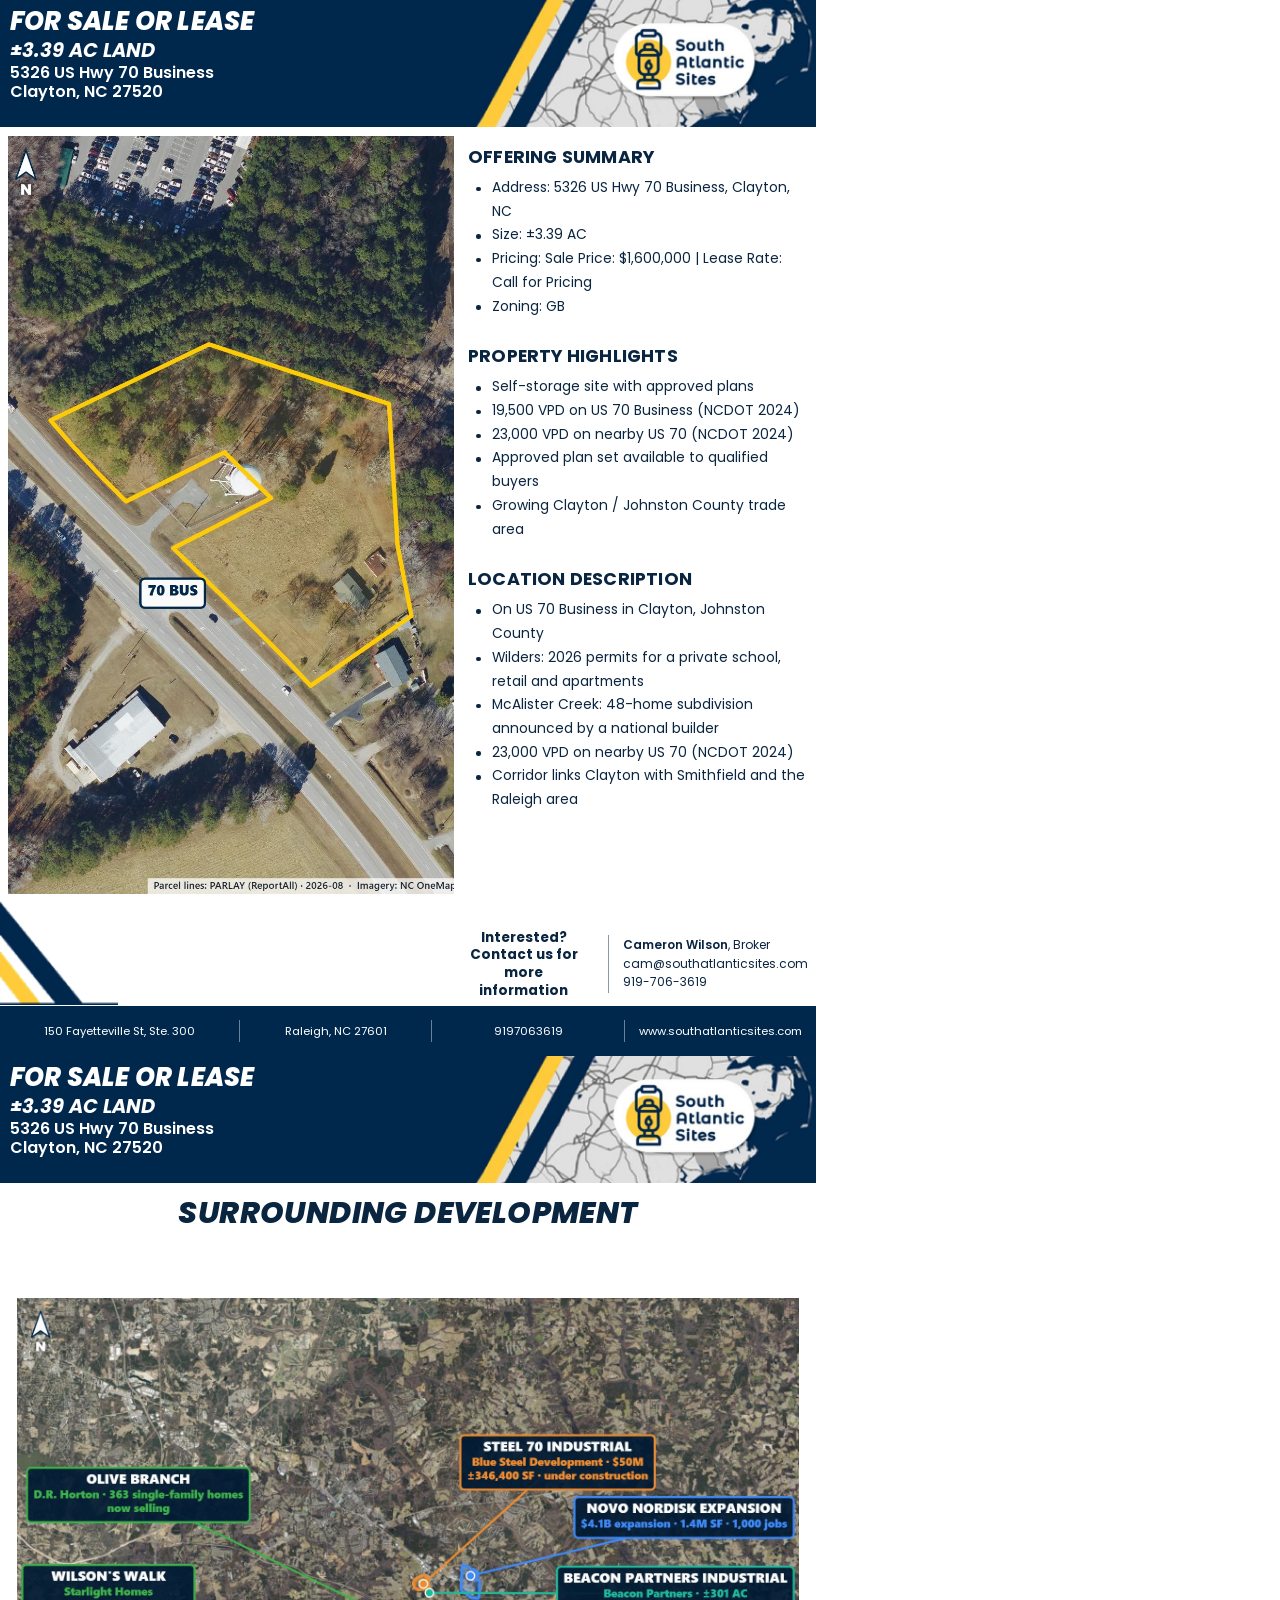
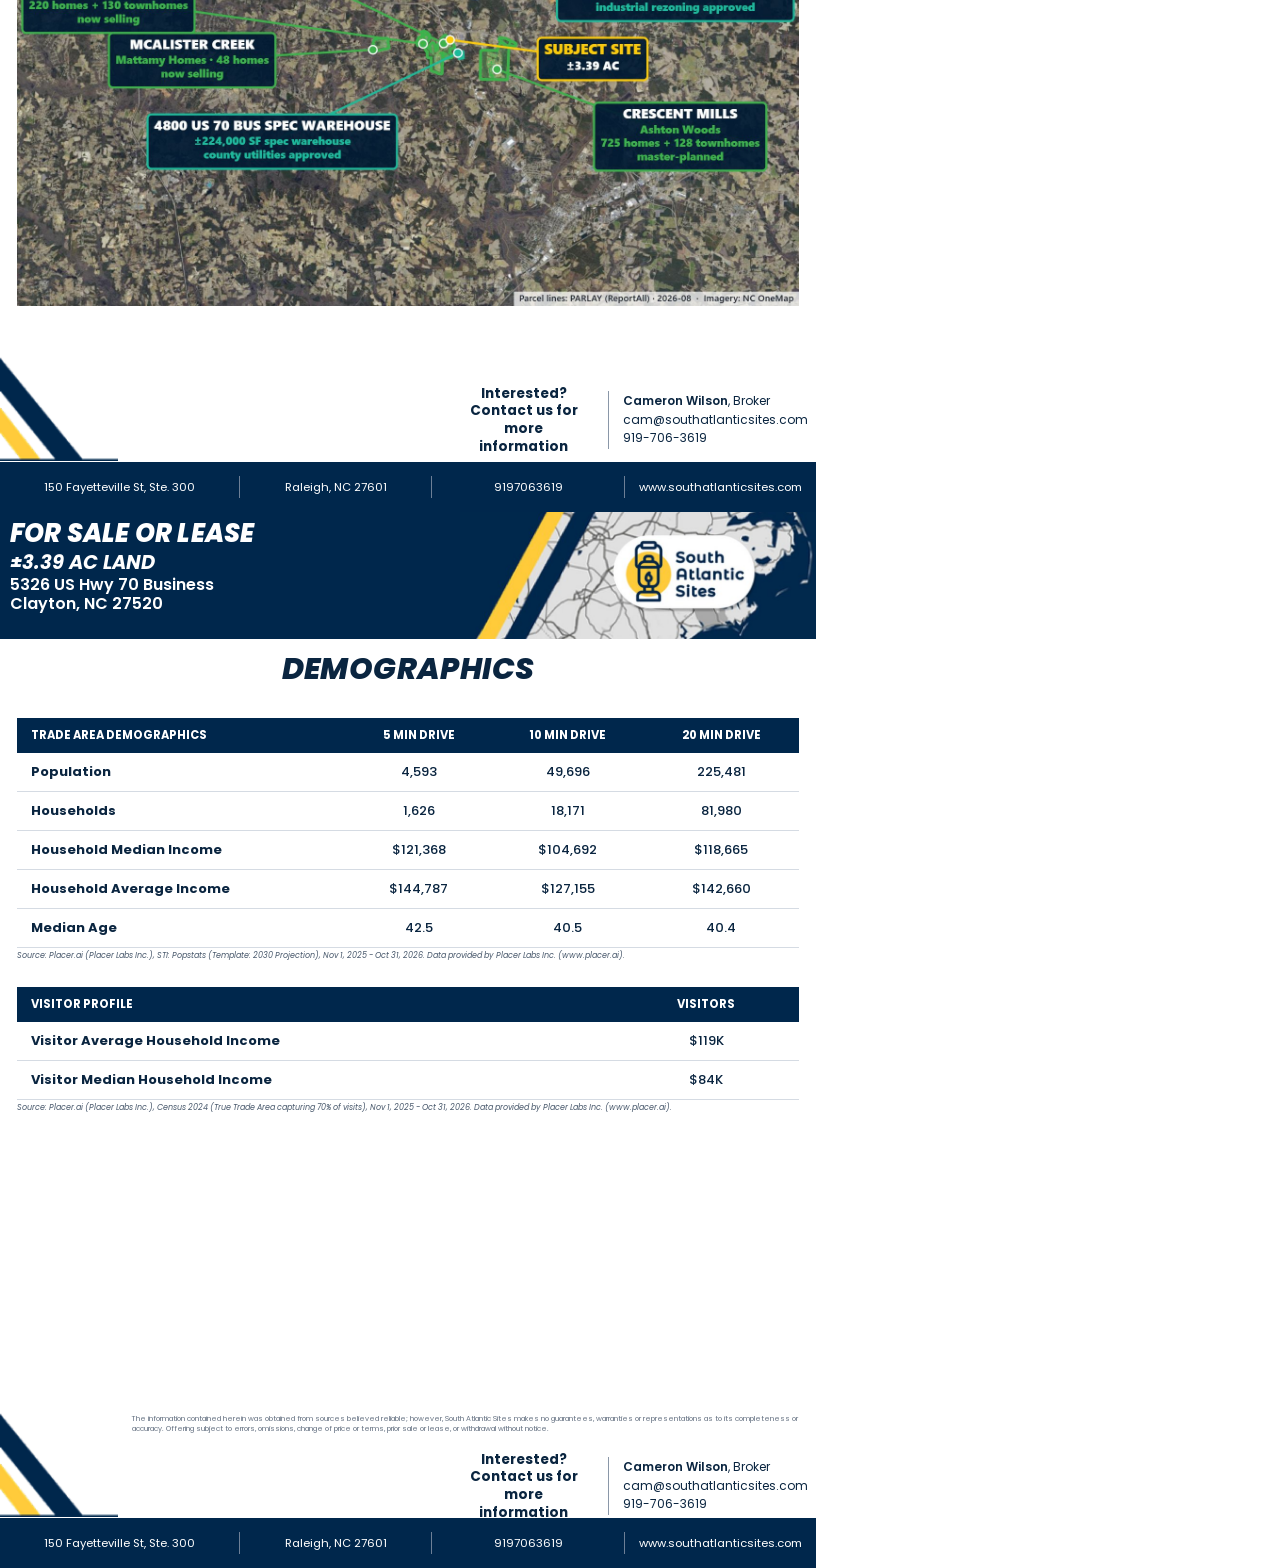
<file: listings/5326-us-hwy-70-business-clayton/flyer.html>
<!doctype html>
<html lang="en"><head><meta charset="utf-8">
<title>Approved Self-Storage Site on US 70 Business | Flyer | South Atlantic Sites</title>
<meta name="robots" content="noindex">
<link rel="preconnect" href="https://fonts.googleapis.com">
<link href="https://fonts.googleapis.com/css2?family=Poppins:ital,wght@0,400;0,500;0,600;0,700;0,800;1,700;1,800&display=swap" rel="stylesheet">
<style>
  @page { size: Letter; margin: 0; }
  * { box-sizing: border-box; }
  html, body { margin: 0; padding: 0; background: #fff; }
  body { font-family: Poppins, "Segoe UI", Arial, sans-serif; color: #0a2540; -webkit-print-color-adjust: exact; print-color-adjust: exact; }
  .pg { width: 816px; height: 1056px; position: relative; overflow: hidden; break-after: page; page-break-after: always; background: #fff; }
  .pg:last-child { break-after: auto; page-break-after: auto; }

  /* Header */
  .hd { position: absolute; left: 0; top: 0; width: 816px; height: 127px; background: #00274C; color: #fff; overflow: hidden; }
  .hd .art { position: absolute; right: 0; top: 0; height: 127px; }
  .hd .t { position: absolute; left: 10px; top: 7px; width: 470px; line-height: 1.17; }
  .hd .l1 { font-size: 25.5px; font-weight: 800; font-style: italic; text-transform: uppercase; letter-spacing: .2px; white-space: nowrap; }
  .hd .l2 { font-size: 19.5px; font-weight: 700; font-style: italic; text-transform: uppercase; margin-top: 3px; white-space: nowrap; }
  .hd .l3 { font-size: 16px; font-weight: 600; margin-top: 1px; white-space: nowrap; }
  .hd .tag { display: inline-block; background: #FFCB05; color: #00274C; font-style: normal; font-size: 13px; letter-spacing: .5px; padding: 2px 8px; border-radius: 3px; vertical-align: 4px; margin-right: 8px; }

  /* Footer */
  .chev { position: absolute; left: 0; top: 896px; width: 118px; }
  .contact { position: absolute; right: 8px; top: 931px; height: 66px; display: flex; align-items: center; font-size: 12px; }
  .contact .ask { width: 158px; text-align: center; font-weight: 700; font-size: 13.6px; line-height: 1.3; padding-right: 12px; border-right: 1px solid #8a97a8; height: 58px; display: flex; align-items: center; justify-content: center; }
  .contact .who { padding-left: 14px; line-height: 1.55; }
  .contact .who b { font-weight: 600; }
  .contact .who + .who { border-left: 1px solid #d5dbe3; margin-left: 12px; }
  .bar { position: absolute; left: 0; bottom: 0; width: 816px; height: 50px; background: #00274C; color: #fff; display: flex; align-items: center; font-size: 11.4px; }
  .bar div { flex: 1; text-align: center; border-left: 1px solid #6d7f96; height: 22px; line-height: 22px; white-space: nowrap; }
  .bar div:first-child { border-left: 0; flex: 1.25; }
  .disc { position: absolute; left: 132px; right: 16px; top: 902px; font-size: 7.2px; line-height: 1.35; color: #6a7686; }
  .disc + .contact { top: 941px; }

  /* Page 1 */
  .p1img { position: absolute; left: 8px; top: 136px; width: 446px; height: 758px; }
  .p1txt { position: absolute; left: 468px; top: 143px; width: 340px; height: 745px; overflow: hidden; }
  .p1wide { position: absolute; left: 8px; top: 136px; width: 800px; height: 400px; }
  .p1cols { position: absolute; left: 16px; right: 16px; top: 552px; height: 336px; overflow: hidden; column-count: 2; column-gap: 28px; }
  .sec { break-inside: avoid; margin-bottom: 24px; }
  .sec h2 { font-size: 1.28em; font-weight: 700; text-transform: uppercase; letter-spacing: .2px; margin: 0 0 6px; color: #0a2540; }
  .sec ul { list-style: none; margin: 0; padding: 0; }
  .sec li { position: relative; padding-left: 24px; line-height: 1.72; }
  .sec li::before { content: ""; position: absolute; left: 8px; top: .78em; width: 4.5px; height: 4.5px; border-radius: 50%; background: currentColor; }
  .sec p { margin: 0 0 8px; line-height: 1.6; }
  .fit { font-size: 13.8px; }

  /* Pictures that can be panned and zoomed inside their frame */
  .crop { overflow: hidden; }
  .crop > img { width: 100%; height: 100%; object-fit: cover; display: block; }
  .zi { transform: translate(var(--ix, 0px), var(--iy, 0px)) scale(var(--iz, 1)); transform-origin: center; }

  /* Inside pages */
  .ttl { position: absolute; left: 0; top: 140px; width: 816px; text-align: center; font-size: 30px; font-weight: 800; font-style: italic; text-transform: uppercase; letter-spacing: .4px; line-height: 1.15; }
  .fig { position: absolute; left: 17px; top: 202px; width: 782px; height: 688px; display: flex; align-items: center; justify-content: center; overflow: hidden; }
  .fig > img { max-width: 100%; max-height: 100%; display: block; }
  .fig .ov { position: relative; display: inline-block; max-width: 100%; max-height: 100%; }
  .fig .ov img { max-width: 782px; max-height: 688px; display: block; }
  .fig .ov .bs { position: absolute; left: 8px; bottom: 8px; z-index: 2; }
  .shots { position: absolute; left: 17px; top: 202px; width: 782px; height: 688px; display: grid; grid-template-columns: 1fr 1fr; gap: 14px; align-content: center; }
  .shots figure { margin: 0; }
  .shots .crop { width: 100%; height: 300px; }
  .shots figcaption { font-size: 11px; color: #42566d; margin-top: 4px; text-align: center; }

  /* Tables (Business Summary, Demographics) */
  table.t { border-collapse: collapse; background: #fff; font-size: 12px; }
  table.t th { background: #00274C; color: #fff; font-weight: 700; padding: 6px 12px; text-transform: uppercase; font-size: 11.4px; text-align: center; white-space: nowrap; }
  table.t th:first-child, table.t td:first-child { text-align: left; }
  table.t td { padding: 6px 12px; text-align: center; font-weight: 500; border-bottom: 1px solid #d5dbe3; }
  table.t td:first-child { font-weight: 700; }
  .src { font-size: 8px; font-style: italic; color: #4b5b6e; background: #fff; padding: 2px 12px 3px; }
  .demo { position: absolute; left: 17px; top: 206px; width: 782px; }
  .demo table.t { width: 100%; font-size: 13px; }
  .demo table.t th, .demo table.t td { padding: 9px 14px; }
  .demo .src { padding-left: 0; margin-bottom: 22px; }

  /* Text boxes added in the flyer editor */
  .fbox { position: absolute; z-index: 6; font-size: 16px; font-weight: 700; line-height: 1.3; color: #00274C; white-space: pre-wrap; padding: 4px 8px; border-radius: 3px; }
</style>
</head><body>
<section class="pg" data-page="cover"><div class="hd" data-fe="hd"><img class="art" data-fe="hd.art" src="img/flyer-header.jpg" alt="South Atlantic Sites">
    <div class="t" data-fe="hd.t"><div class="l1"><span data-fe="hd.status" data-fet>For Sale or Lease</span></div>
    <div class="l2" data-fe="hd.l2" data-fet>±3.39 AC Land</div><div class="l3" data-fe="hd.street" data-fet>5326 US Hwy 70 Business</div><div class="l3" data-fe="hd.city" data-fet>Clayton, NC 27520</div></div></div><div class="p1img crop" data-fe="cover.img"><img class="zi" src="img/map-site.jpg" alt=""></div><div class="p1txt fit" data-fe="cover.words"><div class="sec" data-fe="cover.summary"><h2 data-fe="cover.summary.h" data-fet>Offering Summary</h2><ul><li data-fe="cover.summary.0" data-fet>Address: 5326 US Hwy 70 Business, Clayton, NC</li><li data-fe="cover.summary.1" data-fet>Size: ±3.39 AC</li><li data-fe="cover.summary.2" data-fet>Pricing: Sale Price: $1,600,000 | Lease Rate: Call for Pricing</li><li data-fe="cover.summary.3" data-fet>Zoning: GB</li></ul></div><div class="sec" data-fe="cover.highlights"><h2 data-fe="cover.highlights.h" data-fet>Property Highlights</h2><ul><li data-fe="cover.highlights.0" data-fet>Self-storage site with approved plans</li><li data-fe="cover.highlights.1" data-fet>19,500 VPD on US 70 Business (NCDOT 2024)</li><li data-fe="cover.highlights.2" data-fet>23,000 VPD on nearby US 70 (NCDOT 2024)</li><li data-fe="cover.highlights.3" data-fet>Approved plan set available to qualified buyers</li><li data-fe="cover.highlights.4" data-fet>Growing Clayton / Johnston County trade area</li></ul></div><div class="sec" data-fe="cover.location"><h2 data-fe="cover.location.h" data-fet>Location Description</h2><ul><li data-fe="cover.location.0" data-fet>On US 70 Business in Clayton, Johnston County</li><li data-fe="cover.location.1" data-fet>Wilders: 2026 permits for a private school, retail and apartments</li><li data-fe="cover.location.2" data-fet>McAlister Creek: 48-home subdivision announced by a national builder</li><li data-fe="cover.location.3" data-fet>23,000 VPD on nearby US 70 (NCDOT 2024)</li><li data-fe="cover.location.4" data-fet>Corridor links Clayton with Smithfield and the Raleigh area</li></ul></div></div>
    <img class="chev" data-fe="ft.chev" src="img/flyer-chevrons.png" alt="">
    
    <div class="contact" data-fe="ft.contact"><div class="ask" data-fe="ft.ask" data-fet>Interested?<br>Contact us for more<br>information</div>
      <div class="who" data-fe="ft.who0" data-fet><b>Cameron Wilson</b>, Broker<br>cam@southatlanticsites.com<br>919-706-3619</div></div>
    <div class="bar" data-fe="ft.bar"><div data-fe="ft.bar0" data-fet>150 Fayetteville St, Ste. 300</div><div data-fe="ft.bar1" data-fet>Raleigh, NC 27601</div><div data-fe="ft.bar2" data-fet>9197063619</div><div data-fe="ft.bar3" data-fet>www.southatlanticsites.com</div></div></section>
<section class="pg" data-page="dev"><div class="hd" data-fe="hd"><img class="art" data-fe="hd.art" src="img/flyer-header.jpg" alt="South Atlantic Sites">
    <div class="t" data-fe="hd.t"><div class="l1"><span data-fe="hd.status" data-fet>For Sale or Lease</span></div>
    <div class="l2" data-fe="hd.l2" data-fet>±3.39 AC Land</div><div class="l3" data-fe="hd.street" data-fet>5326 US Hwy 70 Business</div><div class="l3" data-fe="hd.city" data-fet>Clayton, NC 27520</div></div></div><div class="ttl" data-fe="dev.ttl" data-fet>Surrounding Development</div><div class="fig" data-fe="dev.map"><img class="zi" src="img/map-dev.jpg" alt=""></div>
    <img class="chev" data-fe="ft.chev" src="img/flyer-chevrons.png" alt="">
    
    <div class="contact" data-fe="ft.contact"><div class="ask" data-fe="ft.ask" data-fet>Interested?<br>Contact us for more<br>information</div>
      <div class="who" data-fe="ft.who0" data-fet><b>Cameron Wilson</b>, Broker<br>cam@southatlanticsites.com<br>919-706-3619</div></div>
    <div class="bar" data-fe="ft.bar"><div data-fe="ft.bar0" data-fet>150 Fayetteville St, Ste. 300</div><div data-fe="ft.bar1" data-fet>Raleigh, NC 27601</div><div data-fe="ft.bar2" data-fet>9197063619</div><div data-fe="ft.bar3" data-fet>www.southatlanticsites.com</div></div></section>
<section class="pg" data-page="demo"><div class="hd" data-fe="hd"><img class="art" data-fe="hd.art" src="img/flyer-header.jpg" alt="South Atlantic Sites">
    <div class="t" data-fe="hd.t"><div class="l1"><span data-fe="hd.status" data-fet>For Sale or Lease</span></div>
    <div class="l2" data-fe="hd.l2" data-fet>±3.39 AC Land</div><div class="l3" data-fe="hd.street" data-fet>5326 US Hwy 70 Business</div><div class="l3" data-fe="hd.city" data-fet>Clayton, NC 27520</div></div></div><div class="ttl" data-fe="demo.ttl" data-fet>Demographics</div>
      <div class="demo" data-fe="demo.tables"><table class="t "><thead><tr><th>Trade Area Demographics</th><th>5 Min Drive</th><th>10 Min Drive</th><th>20 Min Drive</th></tr></thead>
    <tbody><tr><td>Population</td><td>4,593</td><td>49,696</td><td>225,481</td></tr><tr><td>Households</td><td>1,626</td><td>18,171</td><td>81,980</td></tr><tr><td>Household Median Income</td><td>$121,368</td><td>$104,692</td><td>$118,665</td></tr><tr><td>Household Average Income</td><td>$144,787</td><td>$127,155</td><td>$142,660</td></tr><tr><td>Median Age</td><td>42.5</td><td>40.5</td><td>40.4</td></tr></tbody></table><div class="src">Source: Placer.ai (Placer Labs Inc.), STI: Popstats (Template: 2030 Projection), Nov 1, 2025 - Oct 31, 2026. Data provided by Placer Labs Inc. (www.placer.ai).</div><table class="t "><thead><tr><th>Visitor Profile</th><th>Visitors</th></tr></thead>
    <tbody><tr><td>Visitor Average Household Income</td><td>$119K</td></tr><tr><td>Visitor Median Household Income</td><td>$84K</td></tr></tbody></table><div class="src">Source: Placer.ai (Placer Labs Inc.), Census 2024 (True Trade Area capturing 70% of visits), Nov 1, 2025 - Oct 31, 2026. Data provided by Placer Labs Inc. (www.placer.ai).</div></div>
    <img class="chev" data-fe="ft.chev" src="img/flyer-chevrons.png" alt="">
    <div class="disc" data-fe="ft.disc" data-fet>The information contained herein was obtained from sources believed reliable; however, South Atlantic Sites makes no guarantees, warranties or representations as to its completeness or accuracy. Offering subject to errors, omissions, change of price or terms, prior sale or lease, or withdrawal without notice.</div>
    <div class="contact" data-fe="ft.contact"><div class="ask" data-fe="ft.ask" data-fet>Interested?<br>Contact us for more<br>information</div>
      <div class="who" data-fe="ft.who0" data-fet><b>Cameron Wilson</b>, Broker<br>cam@southatlanticsites.com<br>919-706-3619</div></div>
    <div class="bar" data-fe="ft.bar"><div data-fe="ft.bar0" data-fet>150 Fayetteville St, Ste. 300</div><div data-fe="ft.bar1" data-fet>Raleigh, NC 27601</div><div data-fe="ft.bar2" data-fet>9197063619</div><div data-fe="ft.bar3" data-fet>www.southatlanticsites.com</div></div></section>
<script>
  function fit() {
    document.querySelectorAll(".hd .l1, .hd .l2, .hd .l3").forEach(function (el) {
      if (el.dataset.fs || el.querySelector("[data-fs]")) return;
      var max = el.parentNode.clientWidth || 470;
      el.style.fontSize = "";
      var s = parseFloat(getComputedStyle(el).fontSize);
      while (el.scrollWidth > max && s > 10) { s -= .5; el.style.fontSize = s + "px"; }
    });
    document.querySelectorAll(".fit").forEach(function (el) {
      if (el.dataset.fs) return;
      var s = 13.8;
      el.style.fontSize = s + "px";
      while ((el.scrollHeight > el.clientHeight + 1 || el.scrollWidth > el.clientWidth + 1) && s > 8.5) { s -= .3; el.style.fontSize = s + "px"; }
    });
  }
  window.fit = fit;
  fit();
  if (document.fonts && document.fonts.ready) document.fonts.ready.then(fit);
</script>
</body></html>
</file>
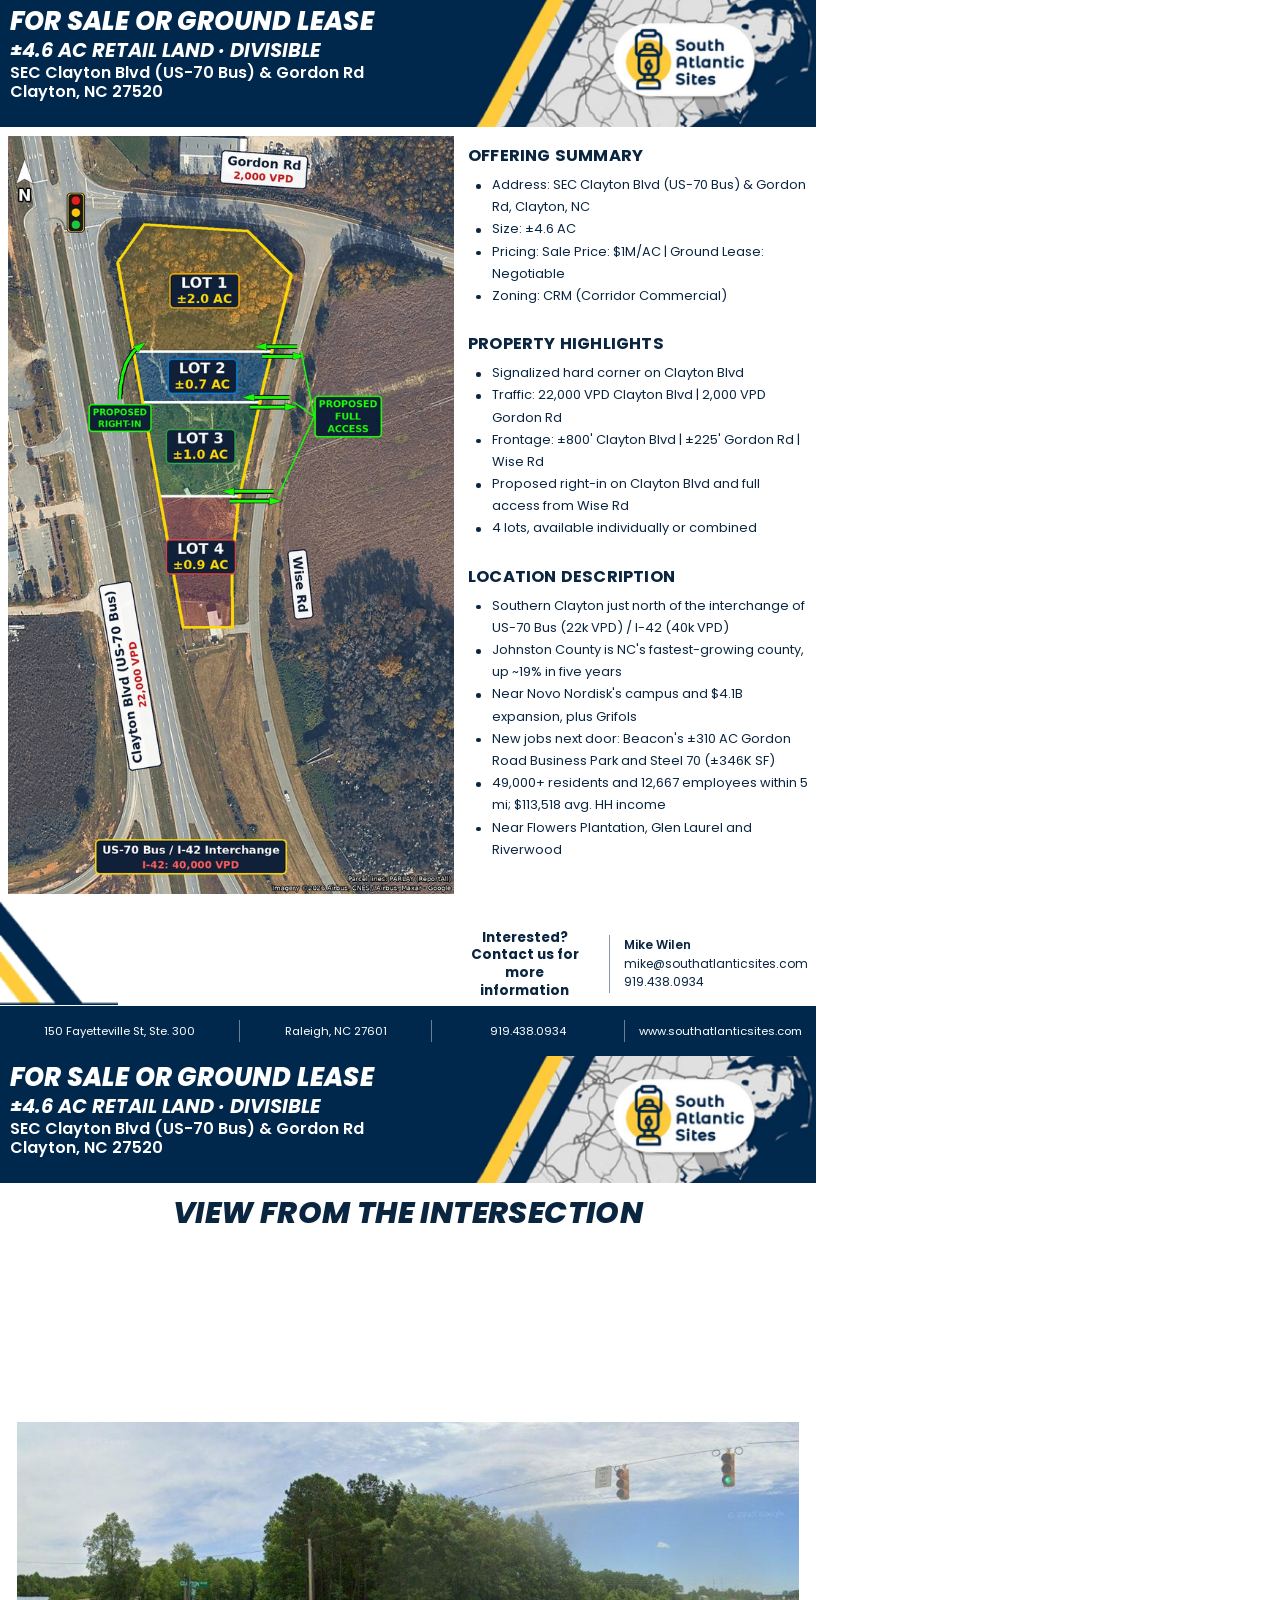
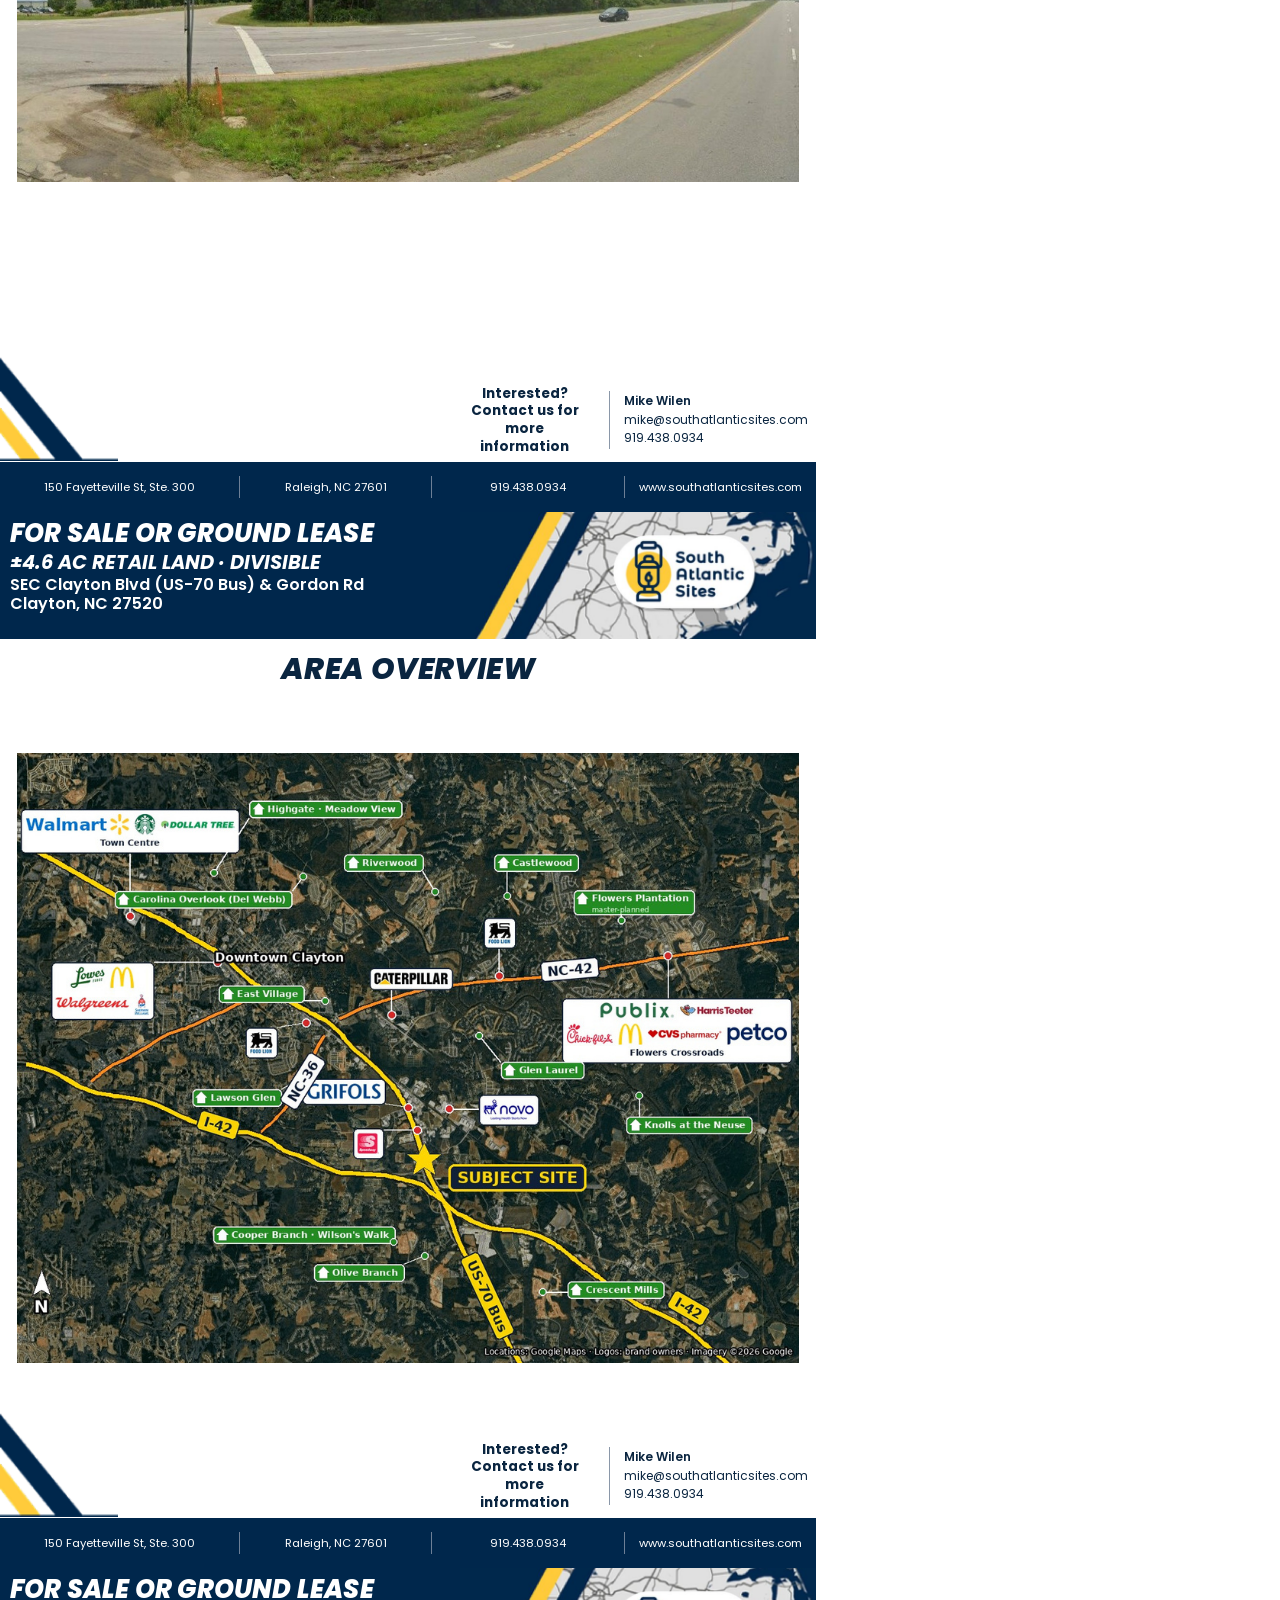
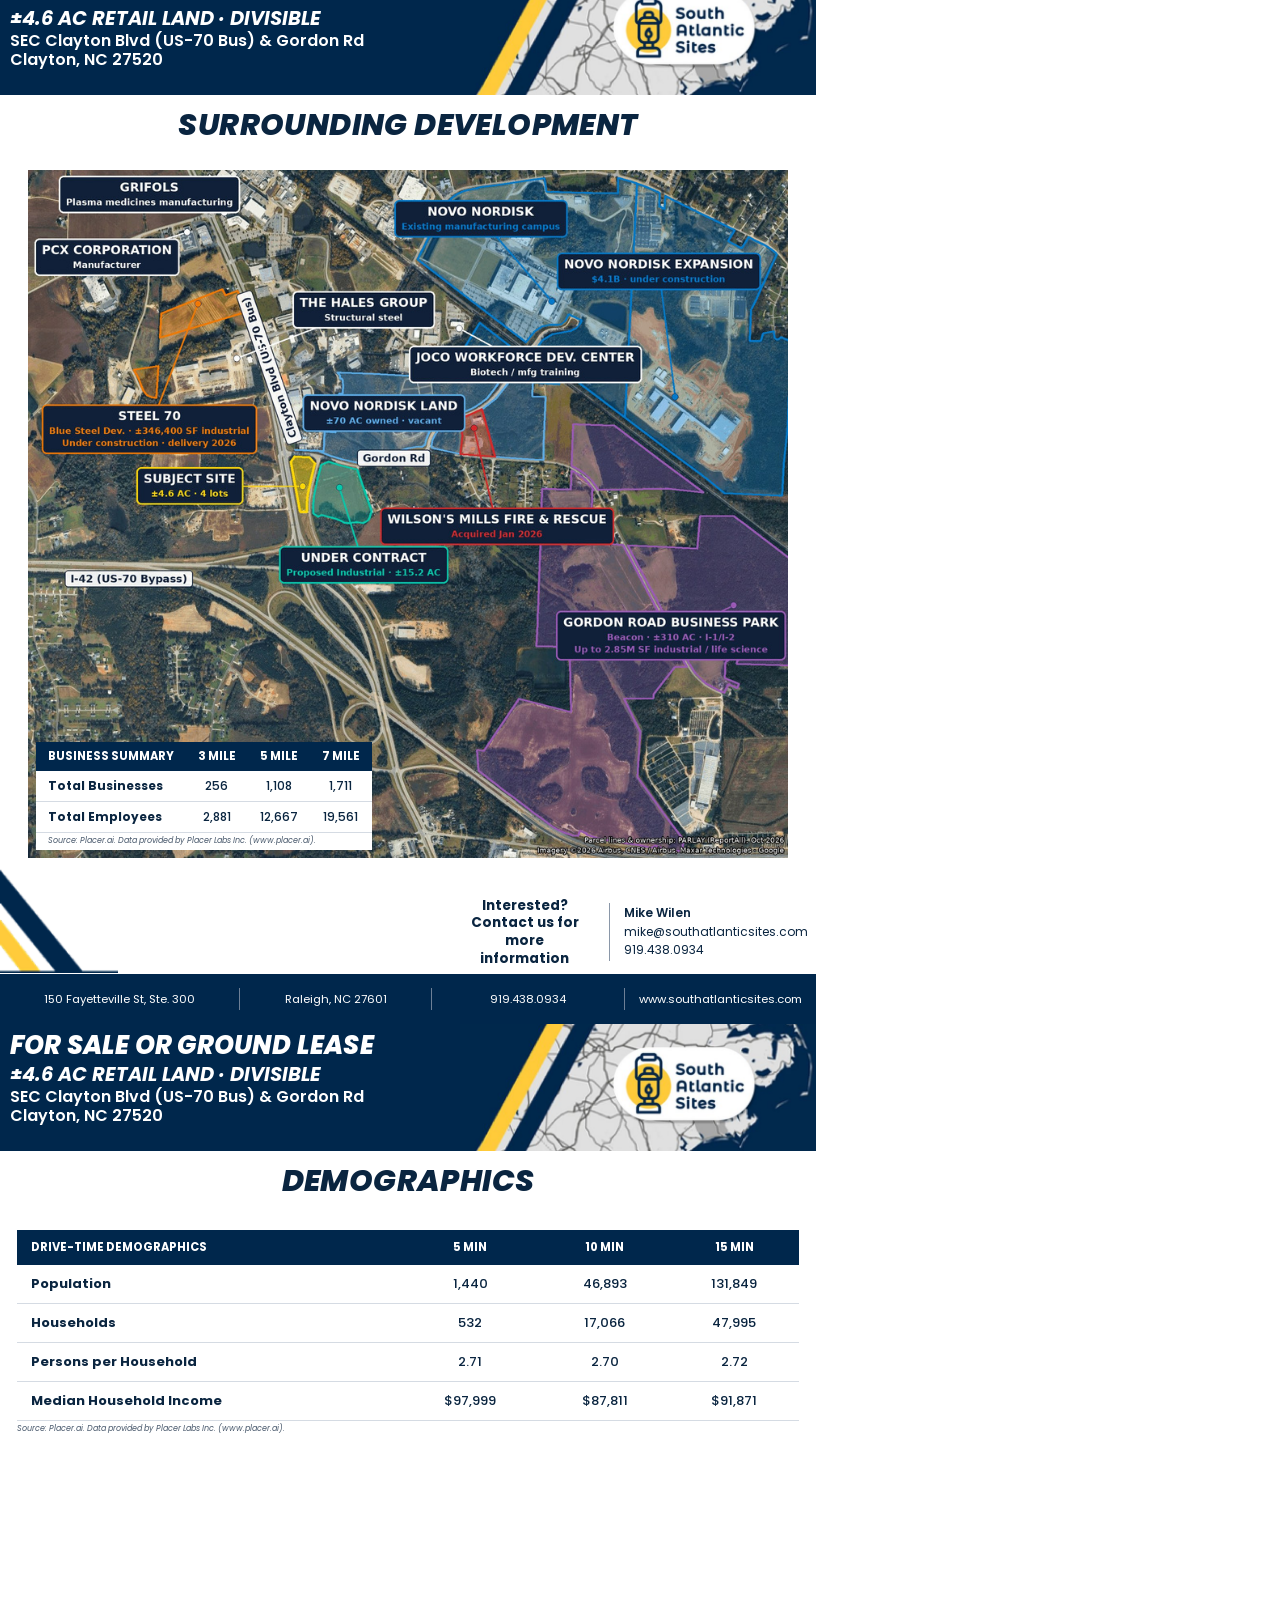
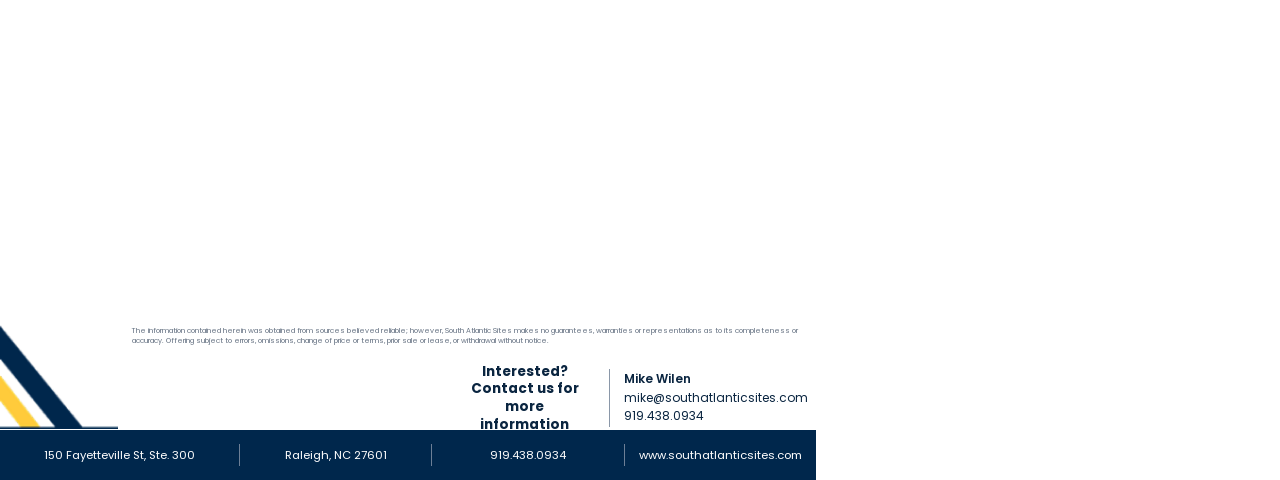
<file: listings/clayton-blvd-gordon-rd-clayton/flyer.html>
<!doctype html>
<html lang="en"><head><meta charset="utf-8">
<title>SEC Clayton Blvd (US-70 Bus) &amp; Gordon Rd | Flyer | South Atlantic Sites</title>
<meta name="robots" content="noindex">
<link rel="preconnect" href="https://fonts.googleapis.com">
<link href="https://fonts.googleapis.com/css2?family=Poppins:ital,wght@0,400;0,500;0,600;0,700;0,800;1,700;1,800&display=swap" rel="stylesheet">
<style>
  @page { size: Letter; margin: 0; }
  * { box-sizing: border-box; }
  html, body { margin: 0; padding: 0; background: #fff; }
  body { font-family: Poppins, "Segoe UI", Arial, sans-serif; color: #0a2540; -webkit-print-color-adjust: exact; print-color-adjust: exact; }
  .pg { width: 816px; height: 1056px; position: relative; overflow: hidden; break-after: page; page-break-after: always; background: #fff; }
  .pg:last-child { break-after: auto; page-break-after: auto; }

  /* Header */
  .hd { position: absolute; left: 0; top: 0; width: 816px; height: 127px; background: #00274C; color: #fff; overflow: hidden; }
  .hd .art { position: absolute; right: 0; top: 0; height: 127px; }
  .hd .t { position: absolute; left: 10px; top: 7px; width: 470px; line-height: 1.17; }
  .hd .l1 { font-size: 25.5px; font-weight: 800; font-style: italic; text-transform: uppercase; letter-spacing: .2px; white-space: nowrap; }
  .hd .l2 { font-size: 19.5px; font-weight: 700; font-style: italic; text-transform: uppercase; margin-top: 3px; white-space: nowrap; }
  .hd .l3 { font-size: 16px; font-weight: 600; margin-top: 1px; white-space: nowrap; }
  .hd .tag { display: inline-block; background: #FFCB05; color: #00274C; font-style: normal; font-size: 13px; letter-spacing: .5px; padding: 2px 8px; border-radius: 3px; vertical-align: 4px; margin-right: 8px; }

  /* Footer */
  .chev { position: absolute; left: 0; top: 896px; width: 118px; }
  .contact { position: absolute; right: 8px; top: 931px; height: 66px; display: flex; align-items: center; font-size: 12px; }
  .contact .ask { width: 158px; text-align: center; font-weight: 700; font-size: 13.6px; line-height: 1.3; padding-right: 12px; border-right: 1px solid #8a97a8; height: 58px; display: flex; align-items: center; justify-content: center; }
  .contact .who { padding-left: 14px; line-height: 1.55; }
  .contact .who b { font-weight: 600; }
  .contact .who + .who { border-left: 1px solid #d5dbe3; margin-left: 12px; }
  .bar { position: absolute; left: 0; bottom: 0; width: 816px; height: 50px; background: #00274C; color: #fff; display: flex; align-items: center; font-size: 11.4px; }
  .bar div { flex: 1; text-align: center; border-left: 1px solid #6d7f96; height: 22px; line-height: 22px; white-space: nowrap; }
  .bar div:first-child { border-left: 0; flex: 1.25; }
  .disc { position: absolute; left: 132px; right: 16px; top: 902px; font-size: 7.2px; line-height: 1.35; color: #6a7686; }
  .disc + .contact { top: 941px; }

  /* Page 1 */
  .p1img { position: absolute; left: 8px; top: 136px; width: 446px; height: 758px; object-fit: cover; }
  .p1txt { position: absolute; left: 468px; top: 143px; width: 340px; height: 745px; overflow: hidden; }
  .p1wide { position: absolute; left: 8px; top: 136px; width: 800px; height: 400px; object-fit: cover; }
  .p1cols { position: absolute; left: 16px; right: 16px; top: 552px; height: 336px; overflow: hidden; column-count: 2; column-gap: 28px; }
  .sec { break-inside: avoid; margin-bottom: 24px; }
  .sec h2 { font-size: 1.28em; font-weight: 700; text-transform: uppercase; letter-spacing: .2px; margin: 0 0 6px; color: #0a2540; }
  .sec ul { list-style: none; margin: 0; padding: 0; }
  .sec li { position: relative; padding-left: 24px; line-height: 1.72; }
  .sec li::before { content: ""; position: absolute; left: 8px; top: .78em; width: 4.5px; height: 4.5px; border-radius: 50%; background: #0a2540; }
  .sec p { margin: 0 0 8px; line-height: 1.6; }
  .fit { font-size: 13.8px; }

  /* Inside pages */
  .ttl { position: absolute; left: 0; top: 140px; width: 816px; text-align: center; font-size: 30px; font-weight: 800; font-style: italic; text-transform: uppercase; letter-spacing: .4px; line-height: 1.15; }
  .fig { position: absolute; left: 17px; top: 202px; width: 782px; height: 688px; display: flex; align-items: center; justify-content: center; }
  .fig > img { max-width: 100%; max-height: 100%; display: block; }
  .fig .ov { position: relative; display: inline-block; max-width: 100%; max-height: 100%; }
  .fig .ov img { max-width: 782px; max-height: 688px; display: block; }
  .fig .ov .bs { position: absolute; left: 8px; bottom: 8px; }
  .shots { position: absolute; left: 17px; top: 202px; width: 782px; height: 688px; display: grid; grid-template-columns: 1fr 1fr; gap: 14px; align-content: center; }
  .shots figure { margin: 0; }
  .shots img { width: 100%; height: 300px; object-fit: cover; display: block; }
  .shots figcaption { font-size: 11px; color: #42566d; margin-top: 4px; text-align: center; }

  /* Tables (Business Summary, Demographics) */
  table.t { border-collapse: collapse; background: #fff; font-size: 12px; }
  table.t th { background: #00274C; color: #fff; font-weight: 700; padding: 6px 12px; text-transform: uppercase; font-size: 11.4px; text-align: center; white-space: nowrap; }
  table.t th:first-child, table.t td:first-child { text-align: left; }
  table.t td { padding: 6px 12px; text-align: center; font-weight: 500; border-bottom: 1px solid #d5dbe3; }
  table.t td:first-child { font-weight: 700; }
  .src { font-size: 8px; font-style: italic; color: #4b5b6e; background: #fff; padding: 2px 12px 3px; }
  .demo { position: absolute; left: 17px; top: 206px; width: 782px; }
  .demo table.t { width: 100%; font-size: 13px; }
  .demo table.t th, .demo table.t td { padding: 9px 14px; }
  .demo .src { padding-left: 0; margin-bottom: 22px; }
</style>
</head><body>
<section class="pg"><div class="hd"><img class="art" src="img/flyer-header.jpg" alt="South Atlantic Sites">
    <div class="t"><div class="l1">For Sale or Ground Lease</div>
    <div class="l2">±4.6 AC Retail Land · Divisible</div><div class="l3">SEC Clayton Blvd (US-70 Bus) &amp; Gordon Rd</div><div class="l3">Clayton, NC 27520</div></div></div><img class="p1img" src="img/map-site.jpg" alt=""><div class="p1txt fit"><div class="sec"><h2>Offering Summary</h2><ul><li>Address: SEC Clayton Blvd (US-70 Bus) &amp; Gordon Rd, Clayton, NC</li><li>Size: ±4.6 AC</li><li>Pricing: Sale Price: $1M/AC | Ground Lease: Negotiable</li><li>Zoning: CRM (Corridor Commercial)</li></ul></div><div class="sec"><h2>Property Highlights</h2><ul><li>Signalized hard corner on Clayton Blvd</li><li>Traffic: 22,000 VPD Clayton Blvd | 2,000 VPD Gordon Rd</li><li>Frontage: ±800&#39; Clayton Blvd | ±225&#39; Gordon Rd | Wise Rd</li><li>Proposed right-in on Clayton Blvd and full access from Wise Rd</li><li>4 lots, available individually or combined</li></ul></div><div class="sec"><h2>Location Description</h2><ul><li>Southern Clayton just north of the interchange of US-70 Bus (22k VPD) / I-42 (40k VPD)</li><li>Johnston County is NC&#39;s fastest-growing county, up ~19% in five years</li><li>Near Novo Nordisk&#39;s campus and $4.1B expansion, plus Grifols</li><li>New jobs next door: Beacon&#39;s ±310 AC Gordon Road Business Park and Steel 70 (±346K SF)</li><li>49,000+ residents and 12,667 employees within 5 mi; $113,518 avg. HH income</li><li>Near Flowers Plantation, Glen Laurel and Riverwood</li></ul></div></div>
    <img class="chev" src="img/flyer-chevrons.png" alt="">
    
    <div class="contact"><div class="ask">Interested?<br>Contact us for more<br>information</div>
      <div class="who"><b>Mike Wilen</b><br>mike@southatlanticsites.com<br>919.438.0934</div></div>
    <div class="bar"><div>150 Fayetteville St, Ste. 300</div><div>Raleigh, NC 27601</div><div>919.438.0934</div><div>www.southatlanticsites.com</div></div></section>
<section class="pg"><div class="hd"><img class="art" src="img/flyer-header.jpg" alt="South Atlantic Sites">
    <div class="t"><div class="l1">For Sale or Ground Lease</div>
    <div class="l2">±4.6 AC Retail Land · Divisible</div><div class="l3">SEC Clayton Blvd (US-70 Bus) &amp; Gordon Rd</div><div class="l3">Clayton, NC 27520</div></div></div><div class="ttl">View from the intersection</div><div class="fig"><img src="img/photo-1.jpg" alt=""></div>
    <img class="chev" src="img/flyer-chevrons.png" alt="">
    
    <div class="contact"><div class="ask">Interested?<br>Contact us for more<br>information</div>
      <div class="who"><b>Mike Wilen</b><br>mike@southatlanticsites.com<br>919.438.0934</div></div>
    <div class="bar"><div>150 Fayetteville St, Ste. 300</div><div>Raleigh, NC 27601</div><div>919.438.0934</div><div>www.southatlanticsites.com</div></div></section>
<section class="pg"><div class="hd"><img class="art" src="img/flyer-header.jpg" alt="South Atlantic Sites">
    <div class="t"><div class="l1">For Sale or Ground Lease</div>
    <div class="l2">±4.6 AC Retail Land · Divisible</div><div class="l3">SEC Clayton Blvd (US-70 Bus) &amp; Gordon Rd</div><div class="l3">Clayton, NC 27520</div></div></div><div class="ttl">Area Overview</div><div class="fig"><img src="img/map-area.jpg" alt=""></div>
    <img class="chev" src="img/flyer-chevrons.png" alt="">
    
    <div class="contact"><div class="ask">Interested?<br>Contact us for more<br>information</div>
      <div class="who"><b>Mike Wilen</b><br>mike@southatlanticsites.com<br>919.438.0934</div></div>
    <div class="bar"><div>150 Fayetteville St, Ste. 300</div><div>Raleigh, NC 27601</div><div>919.438.0934</div><div>www.southatlanticsites.com</div></div></section>
<section class="pg"><div class="hd"><img class="art" src="img/flyer-header.jpg" alt="South Atlantic Sites">
    <div class="t"><div class="l1">For Sale or Ground Lease</div>
    <div class="l2">±4.6 AC Retail Land · Divisible</div><div class="l3">SEC Clayton Blvd (US-70 Bus) &amp; Gordon Rd</div><div class="l3">Clayton, NC 27520</div></div></div><div class="ttl">Surrounding Development</div><div class="fig"><div class="ov"><img src="img/map-dev.jpg" alt=""><div class="bs"><table class="t "><thead><tr><th>Business Summary</th><th>3 Mile</th><th>5 Mile</th><th>7 Mile</th></tr></thead>
    <tbody><tr><td>Total Businesses</td><td>256</td><td>1,108</td><td>1,711</td></tr><tr><td>Total Employees</td><td>2,881</td><td>12,667</td><td>19,561</td></tr></tbody></table><div class="src">Source: Placer.ai. Data provided by Placer Labs Inc. (www.placer.ai).</div></div></div></div>
    <img class="chev" src="img/flyer-chevrons.png" alt="">
    
    <div class="contact"><div class="ask">Interested?<br>Contact us for more<br>information</div>
      <div class="who"><b>Mike Wilen</b><br>mike@southatlanticsites.com<br>919.438.0934</div></div>
    <div class="bar"><div>150 Fayetteville St, Ste. 300</div><div>Raleigh, NC 27601</div><div>919.438.0934</div><div>www.southatlanticsites.com</div></div></section>
<section class="pg"><div class="hd"><img class="art" src="img/flyer-header.jpg" alt="South Atlantic Sites">
    <div class="t"><div class="l1">For Sale or Ground Lease</div>
    <div class="l2">±4.6 AC Retail Land · Divisible</div><div class="l3">SEC Clayton Blvd (US-70 Bus) &amp; Gordon Rd</div><div class="l3">Clayton, NC 27520</div></div></div><div class="ttl">Demographics</div>
      <div class="demo"><table class="t "><thead><tr><th>Drive-Time Demographics</th><th>5 Min</th><th>10 Min</th><th>15 Min</th></tr></thead>
    <tbody><tr><td>Population</td><td>1,440</td><td>46,893</td><td>131,849</td></tr><tr><td>Households</td><td>532</td><td>17,066</td><td>47,995</td></tr><tr><td>Persons per Household</td><td>2.71</td><td>2.70</td><td>2.72</td></tr><tr><td>Median Household Income</td><td>$97,999</td><td>$87,811</td><td>$91,871</td></tr></tbody></table><div class="src">Source: Placer.ai. Data provided by Placer Labs Inc. (www.placer.ai).</div></div>
    <img class="chev" src="img/flyer-chevrons.png" alt="">
    <div class="disc">The information contained herein was obtained from sources believed reliable; however, South Atlantic Sites makes no guarantees, warranties or representations as to its completeness or accuracy. Offering subject to errors, omissions, change of price or terms, prior sale or lease, or withdrawal without notice.</div>
    <div class="contact"><div class="ask">Interested?<br>Contact us for more<br>information</div>
      <div class="who"><b>Mike Wilen</b><br>mike@southatlanticsites.com<br>919.438.0934</div></div>
    <div class="bar"><div>150 Fayetteville St, Ste. 300</div><div>Raleigh, NC 27601</div><div>919.438.0934</div><div>www.southatlanticsites.com</div></div></section>
<script>
  function fit() {
    document.querySelectorAll(".hd .l1, .hd .l2, .hd .l3").forEach(function (el) {
      var s = parseFloat(getComputedStyle(el).fontSize);
      while (el.scrollWidth > 470 && s > 10) { s -= .5; el.style.fontSize = s + "px"; }
    });
    document.querySelectorAll(".fit").forEach(function (el) {
      var s = 13.8;
      el.style.fontSize = s + "px";
      while ((el.scrollHeight > el.clientHeight + 1 || el.scrollWidth > el.clientWidth + 1) && s > 8.5) { s -= .3; el.style.fontSize = s + "px"; }
    });
  }
  fit();
  if (document.fonts && document.fonts.ready) document.fonts.ready.then(fit);
</script>
</body></html>
</file>
